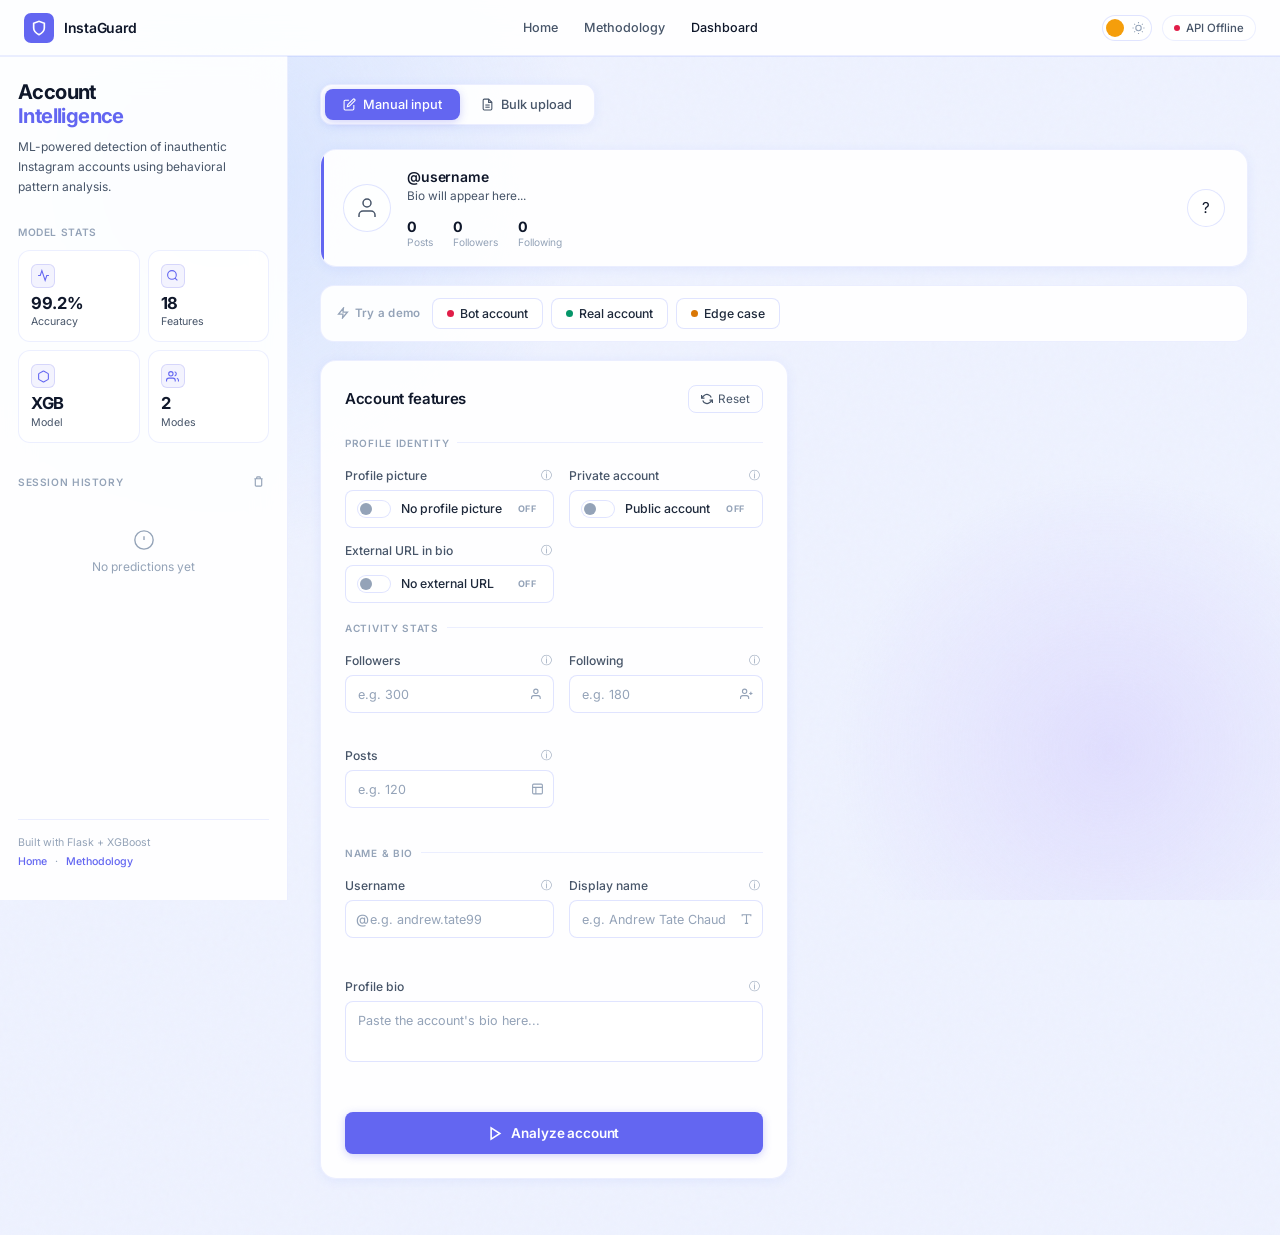
<file: frontend/index.html>
<!-- index.html -->
<!DOCTYPE html>
<html lang="en">
<head>
  <meta charset="UTF-8" />
  <meta name="viewport" content="width=device-width, initial-scale=1.0" />
  <title>InstaGuard — Dashboard</title>
  <link rel="icon" href="favicon.png">
  <link rel="shortcut icon" href="favicon.png">
  <link rel="preconnect" href="https://fonts.googleapis.com">
  <link rel="preconnect" href="https://fonts.gstatic.com" crossorigin>
  <link href="https://fonts.googleapis.com/css2?family=Inter:wght@300;400;500;600;700&display=swap" rel="stylesheet">
  <link rel="stylesheet" href="style.css" />
</head>
<body>

  <!-- Ambient background (minimal — no grid/particles) -->
  <div class="ambient-bg">
    <!-- grid-overlay and noise-overlay hidden via CSS -->
    <div class="grid-overlay"></div>
    <div class="noise-overlay"></div>
    <!-- canvas hidden via CSS, script.js can still reference it safely -->
    <canvas id="particleCanvas"></canvas>
  </div>

  <!-- Top nav bar -->
  <nav class="topnav">
    <div class="topnav-brand">
      <a href="landing.html" class="nav-brand-link">
        <div class="brand-icon">
          <svg width="16" height="16" viewBox="0 0 24 24" fill="none" stroke="currentColor" stroke-width="2.5"><path d="M12 22s8-4 8-10V5l-8-3-8 3v7c0 6 8 10 8 10z"/></svg>
        </div>
        InstaGuard
      </a>
    </div>
    <div class="topnav-center-links">
      <a href="landing.html" class="topnav-link">Home</a>
      <a href="methodology.html" class="topnav-link">Methodology</a>
      <a href="index.html" class="topnav-link active">Dashboard</a>
    </div>
    <div class="topnav-links">
      <button class="theme-toggle" id="themeToggle" title="Toggle theme">
        <svg class="icon-sun" width="13" height="13" viewBox="0 0 24 24" fill="none" stroke="currentColor" stroke-width="2"><circle cx="12" cy="12" r="5"/><path d="M12 1v2M12 21v2M4.22 4.22l1.42 1.42M18.36 18.36l1.42 1.42M1 12h2M21 12h2M4.22 19.78l1.42-1.42M18.36 5.64l1.42-1.42"/></svg>
        <svg class="icon-moon" width="13" height="13" viewBox="0 0 24 24" fill="none" stroke="currentColor" stroke-width="2"><path d="M21 12.79A9 9 0 1 1 11.21 3 7 7 0 0 0 21 12.79z"/></svg>
      </button>
      <div class="status-pill">
        <span class="status-dot"></span>
        <span id="apiStatus">Connecting...</span>
      </div>
    </div>
  </nav>

  <div class="page-wrapper">

    <!-- ===== SIDEBAR ===== -->
    <aside class="sidebar">
      <div class="sidebar-inner">
        <div class="sidebar-header">
          <h1>Account<br><em>Intelligence</em></h1>
          <p class="sidebar-desc">ML-powered detection of inauthentic Instagram accounts using behavioral pattern analysis.</p>
        </div>

        <!-- Model stats -->
        <div class="model-stats-block">
          <div class="block-label">Model stats</div>
          <div class="model-stats-grid">
            <div class="mstat">
              <div class="mstat-icon"><svg width="13" height="13" viewBox="0 0 24 24" fill="none" stroke="currentColor" stroke-width="2"><polyline points="22 12 18 12 15 21 9 3 6 12 2 12"/></svg></div>
              <span class="mstat-val">99.2%</span>
              <span class="mstat-lbl">Accuracy</span>
            </div>
            <div class="mstat">
              <div class="mstat-icon"><svg width="13" height="13" viewBox="0 0 24 24" fill="none" stroke="currentColor" stroke-width="2"><circle cx="11" cy="11" r="8"/><path d="m21 21-4.35-4.35"/></svg></div>
              <span class="mstat-val">18</span>
              <span class="mstat-lbl">Features</span>
            </div>
            <div class="mstat">
              <div class="mstat-icon"><svg width="13" height="13" viewBox="0 0 24 24" fill="none" stroke="currentColor" stroke-width="2"><path d="M21 16V8a2 2 0 0 0-1-1.73l-7-4a2 2 0 0 0-2 0l-7 4A2 2 0 0 0 3 8v8a2 2 0 0 0 1 1.73l7 4a2 2 0 0 0 2 0l7-4A2 2 0 0 0 21 16z"/></svg></div>
              <span class="mstat-val">XGB</span>
              <span class="mstat-lbl">Model</span>
            </div>
            <div class="mstat">
              <div class="mstat-icon"><svg width="13" height="13" viewBox="0 0 24 24" fill="none" stroke="currentColor" stroke-width="2"><path d="M17 21v-2a4 4 0 0 0-4-4H5a4 4 0 0 0-4 4v2"/><circle cx="9" cy="7" r="4"/><path d="M23 21v-2a4 4 0 0 0-3-3.87"/><path d="M16 3.13a4 4 0 0 1 0 7.75"/></svg></div>
              <span class="mstat-val">2</span>
              <span class="mstat-lbl">Modes</span>
            </div>
          </div>
        </div>

        <!-- Session history -->
        <div class="history-block">
          <div class="block-label-row">
            <div class="block-label">Session history</div>
            <button class="clear-history-btn" id="clearHistory" title="Clear history">
              <svg width="11" height="11" viewBox="0 0 24 24" fill="none" stroke="currentColor" stroke-width="2.5"><path d="M3 6h18M19 6v14a2 2 0 0 1-2 2H7a2 2 0 0 1-2-2V6M8 6V4a2 2 0 0 1 2-2h4a2 2 0 0 1 2 2v2"/></svg>
            </button>
          </div>
          <div class="history-list" id="historyList">
            <div class="history-empty" id="historyEmptyState">
              <svg width="22" height="22" viewBox="0 0 24 24" fill="none" stroke="currentColor" stroke-width="1.5"><circle cx="12" cy="12" r="10"/><path d="M12 8v4M12 16h.01"/></svg>
              <span>No predictions yet</span>
            </div>
            <div id="historyItemsContainer"></div>
          </div>
        </div>

        <div class="sidebar-footer">
          <div class="sidebar-footer-text">Built with Flask + XGBoost</div>
          <div class="sidebar-footer-links">
            <a href="landing.html" class="sf-link">Home</a>
            <span>·</span>
            <a href="methodology.html" class="sf-link">Methodology</a>
          </div>
        </div>
      </div>
    </aside>

    <!-- ===== MAIN CONTENT ===== -->
    <main class="main-content">

      <!-- Mode tabs -->
      <div class="mode-tabs">
        <button class="tab-btn active" id="manualTab" data-mode="manual">
          <svg width="13" height="13" viewBox="0 0 24 24" fill="none" stroke="currentColor" stroke-width="2"><path d="M11 4H4a2 2 0 0 0-2 2v14a2 2 0 0 0 2 2h14a2 2 0 0 0 2-2v-7"/><path d="M18.5 2.5a2.121 2.121 0 0 1 3 3L12 15l-4 1 1-4 9.5-9.5z"/></svg>
          Manual input
        </button>
        <button class="tab-btn" id="bulkTab" data-mode="bulk">
          <svg width="13" height="13" viewBox="0 0 24 24" fill="none" stroke="currentColor" stroke-width="2"><path d="M14 2H6a2 2 0 0 0-2 2v16a2 2 0 0 0 2 2h12a2 2 0 0 0 2-2V8z"/><polyline points="14 2 14 8 20 8"/><line x1="16" y1="13" x2="8" y2="13"/><line x1="16" y1="17" x2="8" y2="17"/></svg>
          Bulk upload
        </button>
      </div>

      <!-- ===== MANUAL PANEL ===== -->
      <div class="panel-wrap" id="manualPanel">

        <!-- Profile preview card -->
        <div class="profile-preview-card" id="profilePreview">
          <div class="profile-preview-avatar" id="previewAvatar">
            <svg width="24" height="24" viewBox="0 0 24 24" fill="none" stroke="currentColor" stroke-width="1.5"><path d="M20 21v-2a4 4 0 0 0-4-4H8a4 4 0 0 0-4 4v2"/><circle cx="12" cy="7" r="4"/></svg>
          </div>
          <div class="profile-preview-info">
            <div class="profile-preview-name" id="previewName">@username</div>
            <div class="profile-preview-bio" id="previewBio">Bio will appear here...</div>
            <div class="profile-preview-stats">
              <div class="ps"><span id="previewPosts">0</span><small>Posts</small></div>
              <div class="ps"><span id="previewFollowers">0</span><small>Followers</small></div>
              <div class="ps"><span id="previewFollowing">0</span><small>Following</small></div>
            </div>
          </div>
          <div class="profile-preview-badge" id="previewBadge"><span>?</span></div>
        </div>

        <!-- Demo Presets -->
        <div class="demo-presets-bar" id="demoPresetsBar">
          <div class="demo-presets-label">
            <svg width="12" height="12" viewBox="0 0 24 24" fill="none" stroke="currentColor" stroke-width="2.5"><polygon points="13 2 3 14 12 14 11 22 21 10 12 10 13 2"/></svg>
            Try a demo
          </div>
          <div class="demo-preset-btns">
            <button class="demo-btn bot" id="presetBotBtn">
              <span class="demo-btn-dot"></span>
              Bot account
            </button>
            <button class="demo-btn real" id="presetRealBtn">
              <span class="demo-btn-dot"></span>
              Real account
            </button>
            <button class="demo-btn edge" id="presetEdgeBtn">
              <span class="demo-btn-dot"></span>
              Edge case
            </button>
          </div>
        </div>

        <!-- Username fetch bar -->
        <!-- <div class="username-fetch-bar" id="usernameFetchBar">
          <div class="ufb-label">
            <svg width="12" height="12" viewBox="0 0 24 24" fill="none" stroke="currentColor" stroke-width="2"><circle cx="11" cy="11" r="8"/><path d="m21 21-4.35-4.35"/></svg>
            AI feature estimator
          </div>
          <div class="ufb-input-wrap">
            <span class="ufb-at">@</span>
            <input type="text" id="usernameInput" placeholder="Enter any Instagram username..." class="ufb-input" maxlength="50" />
          </div>
          <button class="ufb-btn" id="fetchUsernameBtn">
            <svg width="13" height="13" viewBox="0 0 24 24" fill="none" stroke="currentColor" stroke-width="2.5"><path d="M5 3l14 9-14 9V3z"/></svg>
            Estimate features
          </button>
          <div class="ufb-hint">AI will estimate realistic feature values from the username pattern</div>
        </div> -->

        <!-- ===== INPUT FORM ===== -->
        <div class="input-card">
          <div class="input-card-header">
            <h2>Account features</h2>
            <button class="reset-btn" id="resetForm" title="Reset all fields">
              <svg width="12" height="12" viewBox="0 0 24 24" fill="none" stroke="currentColor" stroke-width="2.5"><path d="M1 4v6h6"/><path d="M23 20v-6h-6"/><path d="M20.49 9A9 9 0 0 0 5.64 5.64L1 10m22 4-4.64 4.36A9 9 0 0 1 3.51 15"/></svg>
              Reset
            </button>
          </div>

          <div class="form-grid">

            <!-- ── SECTION: Profile identity ── -->
            <div class="section-divider">Profile identity</div>

            <!-- Profile Picture -->
            <div class="field-group">
              <div class="field-label-row">
                <label>Profile picture</label>
                <div class="tooltip-wrap"><span class="tooltip-trigger">ⓘ</span><div class="tooltip-box">Does the account have a profile photo? Fake accounts very commonly have no profile picture — one of the strongest fake signals.</div></div>
              </div>
              <label class="toggle-field-wrap" for="profile_pic">
                <div class="toggle-switch">
                  <input type="checkbox" id="profile_pic" />
                  <span class="toggle-slider"></span>
                </div>
                <span class="toggle-label-text"><strong id="profile_pic_label">No profile picture</strong></span>
                <span class="toggle-state-badge" id="profile_pic_badge">OFF</span>
              </label>
            </div>

            <!-- Private Account -->
            <div class="field-group">
              <div class="field-label-row">
                <label>Private account</label>
                <div class="tooltip-wrap"><span class="tooltip-trigger">ⓘ</span><div class="tooltip-box">Is this account set to private? Private accounts with very few followers can be a suspicious signal.</div></div>
              </div>
              <label class="toggle-field-wrap" for="private">
                <div class="toggle-switch">
                  <input type="checkbox" id="private" />
                  <span class="toggle-slider"></span>
                </div>
                <span class="toggle-label-text"><strong id="private_label">Public account</strong></span>
                <span class="toggle-state-badge" id="private_badge">OFF</span>
              </label>
            </div>

            <!-- External URL -->
            <div class="field-group">
              <div class="field-label-row">
                <label>External URL in bio</label>
                <div class="tooltip-wrap"><span class="tooltip-trigger">ⓘ</span><div class="tooltip-box">Does the bio contain a website link? Real influencers and businesses usually have an external URL; bots usually don't.</div></div>
              </div>
              <label class="toggle-field-wrap" for="external_url">
                <div class="toggle-switch">
                  <input type="checkbox" id="external_url" />
                  <span class="toggle-slider"></span>
                </div>
                <span class="toggle-label-text"><strong id="external_url_label">No external URL</strong></span>
                <span class="toggle-state-badge" id="external_url_badge">OFF</span>
              </label>
            </div>

            <!-- ── SECTION: Activity stats ── -->
            <div class="section-divider">Activity stats</div>

            <!-- Followers -->
            <div class="field-group">
              <div class="field-label-row">
                <label for="followers">Followers</label>
                <div class="tooltip-wrap"><span class="tooltip-trigger">ⓘ</span><div class="tooltip-box">Number of people following this account. Fake accounts often have very few or suspiciously round numbers.</div></div>
              </div>
              <div class="field-input-wrap" id="wrap_followers">
                <input type="number" id="followers" placeholder="e.g. 300" min="0" />
                <span class="field-icon"><svg width="13" height="13" viewBox="0 0 24 24" fill="none" stroke="currentColor" stroke-width="2"><path d="M17 21v-2a4 4 0 0 0-4-4H5a4 4 0 0 0-4 4v2"/><circle cx="9" cy="7" r="4"/></svg></span>
              </div>
              <span class="field-feedback" id="fb_followers"></span>
            </div>

            <!-- Following -->
            <div class="field-group">
              <div class="field-label-row">
                <label for="following">Following</label>
                <div class="tooltip-wrap"><span class="tooltip-trigger">ⓘ</span><div class="tooltip-box">Number of accounts this user follows. A very high following count with few followers is a red flag.</div></div>
              </div>
              <div class="field-input-wrap" id="wrap_following">
                <input type="number" id="following" placeholder="e.g. 180" min="0" />
                <span class="field-icon"><svg width="13" height="13" viewBox="0 0 24 24" fill="none" stroke="currentColor" stroke-width="2"><path d="M16 21v-2a4 4 0 0 0-4-4H5a4 4 0 0 0-4 4v2"/><circle cx="8.5" cy="7" r="4"/><line x1="20" y1="8" x2="20" y2="14"/><line x1="23" y1="11" x2="17" y2="11"/></svg></span>
              </div>
              <span class="field-feedback" id="fb_following"></span>
            </div>

            <!-- Posts -->
            <div class="field-group">
              <div class="field-label-row">
                <label for="posts">Posts</label>
                <div class="tooltip-wrap"><span class="tooltip-trigger">ⓘ</span><div class="tooltip-box">Total number of posts. Fake accounts typically have 0 or very few posts.</div></div>
              </div>
              <div class="field-input-wrap" id="wrap_posts">
                <input type="number" id="posts" placeholder="e.g. 120" min="0" />
                <span class="field-icon"><svg width="13" height="13" viewBox="0 0 24 24" fill="none" stroke="currentColor" stroke-width="2"><rect x="3" y="3" width="18" height="18" rx="2"/><path d="M3 9h18M9 21V9"/></svg></span>
              </div>
              <span class="field-feedback" id="fb_posts"></span>
            </div>

            <!-- ── SECTION: Name & bio ── -->
            <div class="section-divider">Name &amp; bio</div>

            <!-- Username — computes numeric ratio automatically -->
            <div class="field-group">
              <div class="field-label-row">
                <label for="username_text">Username</label>
                <div class="tooltip-wrap"><span class="tooltip-trigger">ⓘ</span><div class="tooltip-box">The account's @username handle. The numeric ratio is computed automatically — bots often have heavily numeric usernames like "user48392".</div></div>
              </div>
              <div class="field-input-wrap" id="wrap_username_text">
                <span class="field-prefix">@</span>
                <input type="text" id="username_text" placeholder="e.g. andrew.tate99" maxlength="50" autocomplete="off" />
              </div>
              <div class="field-live-hint" id="hint_username"></div>
            </div>

            <!-- Display name — computes word count + numeric ratio automatically -->
            <div class="field-group">
              <div class="field-label-row">
                <label for="fullname_text">Display name</label>
                <div class="tooltip-wrap"><span class="tooltip-trigger">ⓘ</span><div class="tooltip-box">The full display name shown on the profile. Word count and numeric ratio are computed automatically. Name matching the username is also detected.</div></div>
              </div>
              <div class="field-input-wrap" id="wrap_fullname_text">
                <input type="text" id="fullname_text" placeholder="e.g. Andrew Tate Chaudhary" maxlength="100" autocomplete="off" />
                <span class="field-icon"><svg width="13" height="13" viewBox="0 0 24 24" fill="none" stroke="currentColor" stroke-width="2"><path d="M4 7V4h16v3"/><path d="M9 20h6"/><path d="M12 4v16"/></svg></span>
              </div>
              <div class="field-live-hint" id="hint_fullname"></div>
            </div>

            <!-- Bio — computes character length automatically -->
            <div class="field-group field-group-wide">
              <div class="field-label-row">
                <label for="bio_text">Profile bio</label>
                <div class="tooltip-wrap"><span class="tooltip-trigger">ⓘ</span><div class="tooltip-box">Paste the account's bio here. Character length is computed automatically. Real accounts often have meaningful bios; fake ones are usually empty.</div></div>
              </div>
              <div class="field-input-wrap field-input-wrap-textarea" id="wrap_bio_text">
                <textarea id="bio_text" placeholder="Paste the account's bio here..." maxlength="150" rows="2"></textarea>
              </div>
              <div class="field-live-hint" id="hint_bio"></div>
            </div>

          </div><!-- /form-grid -->

          <button class="predict-btn" id="predictManualBtn">
            <span class="predict-btn-inner">
              <svg width="15" height="15" viewBox="0 0 24 24" fill="none" stroke="currentColor" stroke-width="2.5"><path d="M5 3l14 9-14 9V3z"/></svg>
              Analyze account
            </span>
          </button>
        </div>

        <!-- Result area -->
        <div id="manualResultArea">
          <div class="skeleton-card hidden" id="manualSkeleton">
            <div class="sk-line sk-title"></div>
            <div class="sk-line sk-sub"></div>
            <div class="sk-bar"></div>
            <div class="sk-line sk-thin"></div>
          </div>

          <!-- Slow load warning card — manual -->
          <div class="slow-load-card hidden" id="manualSlowLoad">
            <div class="slc-icon">
              <svg width="18" height="18" viewBox="0 0 24 24" fill="none" stroke="currentColor" stroke-width="2"><circle cx="12" cy="12" r="10"/><polyline points="12 6 12 12 16 14"/></svg>
            </div>
            <div class="slc-body">
              <p class="slc-title">Taking longer than usual…</p>
              <p class="slc-desc">The server may be waking up (free tier). This usually takes 30–60 seconds. Please wait.</p>
            </div>
          </div>

          <div class="result-card hidden" id="manualResultCard">
            <div class="result-header">
              <div class="result-icon-wrap" id="resultIconWrap">
                <svg class="result-icon hidden" id="resultIconFake" width="24" height="24" viewBox="0 0 24 24" fill="none" stroke="currentColor" stroke-width="2">
                  <path d="M10.29 3.86L1.82 18a2 2 0 0 0 1.71 3h16.94a2 2 0 0 0 1.71-3L13.71 3.86a2 2 0 0 0-3.42 0z"/><line x1="12" y1="9" x2="12" y2="13"/><line x1="12" y1="17" x2="12.01" y2="17"/>
                </svg>
                <svg class="result-icon hidden" id="resultIconReal" width="24" height="24" viewBox="0 0 24 24" fill="none" stroke="currentColor" stroke-width="2">
                  <path d="M22 11.08V12a10 10 0 1 1-5.93-9.14"/><polyline points="22 4 12 14.01 9 11.01"/>
                </svg>
              </div>
              <div class="result-title-block">
                <p class="result-eyebrow">Prediction result</p>
                <h3 class="result-label-text" id="resultLabelText">—</h3>
              </div>
              <div class="result-badge" id="resultBadge">—</div>
            </div>

            <div class="gauge-section">
              <div class="gauge-wrap">
                <canvas id="gaugeCanvas" width="180" height="100"></canvas>
                <div class="gauge-center-text">
                  <span class="gauge-pct" id="gaugePct">0%</span>
                  <span class="gauge-lbl" id="gaugeLevel">—</span>
                </div>
              </div>
              <div class="gauge-legend">
                <div class="gauge-legend-item"><span class="gl-dot real"></span> Real <strong id="probReal">—</strong></div>
                <div class="gauge-legend-item"><span class="gl-dot fake"></span> Fake <strong id="probFake">—</strong></div>
              </div>
            </div>

            <!-- Feature importance -->
            <div class="feature-importance-section">
              <div class="section-label">Feature influence</div>
              <div class="feature-bars" id="featureBars"></div>
              <button class="fb-see-more-btn hidden" id="fbSeeMoreBtn">
                <span id="fbSeeMoreText">See Top 10 features</span>
                <svg width="10" height="10" viewBox="0 0 24 24" fill="none" stroke="currentColor" stroke-width="3"><polyline points="6 9 12 15 18 9"/></svg>
              </button>
            </div>

            <!-- Plain-English Explanation -->
            <div class="explanation-card" id="explanationCard">
              <div class="explanation-header">
                <div class="explanation-icon">
                  <svg width="14" height="14" viewBox="0 0 24 24" fill="none" stroke="currentColor" stroke-width="2"><circle cx="12" cy="12" r="10"/><path d="M12 16v-4M12 8h.01"/></svg>
                </div>
                <span class="explanation-title">Why this prediction?</span>
              </div>
              <p class="explanation-text" id="explanationText"></p>
              <div class="explanation-flags" id="explanationFlags"></div>
            </div>

          </div><!-- /result-card -->

          <div class="error-card hidden" id="manualError">
            <svg width="16" height="16" viewBox="0 0 24 24" fill="none" stroke="currentColor" stroke-width="2"><circle cx="12" cy="12" r="10"/><line x1="12" y1="8" x2="12" y2="12"/><line x1="12" y1="16" x2="12.01" y2="16"/></svg>
            <span id="manualErrorText"></span>
          </div>
        </div>

      </div><!-- /manualPanel -->

      <!-- ===== BULK PANEL ===== -->
      <div class="panel-wrap hidden" id="bulkPanel">
        <div class="upload-card">
          <div class="upload-zone" id="uploadZone">
            <input type="file" id="fileInput" accept=".csv,.json" />
            <div class="upload-zone-inner" id="uploadZoneInner">
              <div class="upload-icon-wrap">
                <svg width="28" height="28" viewBox="0 0 24 24" fill="none" stroke="currentColor" stroke-width="1.5"><path d="M21 15v4a2 2 0 0 1-2 2H5a2 2 0 0 1-2-2v-4"/><polyline points="17 8 12 3 7 8"/><line x1="12" y1="3" x2="12" y2="15"/></svg>
              </div>
              <p class="upload-title">Drop your file here</p>
              <p class="upload-sub">or <span class="upload-browse">browse</span> to upload</p>
              <p class="upload-formats">CSV or JSON · Max 10MB · Use 11-feature format</p>
            </div>
            <div class="upload-file-selected hidden" id="fileSelectedInfo">
              <svg width="16" height="16" viewBox="0 0 24 24" fill="none" stroke="currentColor" stroke-width="2"><path d="M14 2H6a2 2 0 0 0-2 2v16a2 2 0 0 0 2 2h12a2 2 0 0 0 2-2V8z"/><polyline points="14 2 14 8 20 8"/></svg>
              <span id="selectedFileName">No file</span>
              <button class="remove-file-btn" id="removeFileBtn">✕</button>
            </div>
          </div>

          <!-- CSV column reference -->
            <div class="csv-hint-box">
              <strong class="csv-hint-label">Expected CSV columns (11 base features):</strong><br>
              profile pic, nums/length username, fullname words, nums/length fullname, name==username, description length, external URL, private, #posts, #followers, #follows<br>
              <span class="csv-hint-note">Engineered features are computed automatically by the backend.</span>
            </div>

          <button class="predict-btn" id="predictBulkBtn">
            <span class="predict-btn-inner">
              <svg width="15" height="15" viewBox="0 0 24 24" fill="none" stroke="currentColor" stroke-width="2.5"><path d="M21 15v4a2 2 0 0 1-2 2H5a2 2 0 0 1-2-2v-4"/><polyline points="17 8 12 3 7 8"/><line x1="12" y1="3" x2="12" y2="15"/></svg>
              Upload &amp; analyze
            </span>
          </button>
        </div>

        <div class="skeleton-card hidden" id="bulkSkeleton">
          <div class="sk-line sk-title"></div>
          <div class="sk-grid"><div class="sk-stat-box"></div><div class="sk-stat-box"></div><div class="sk-stat-box"></div></div>
          <div class="sk-line sk-sub"></div>
          <div class="sk-line sk-sub sk-sub--narrow"></div>
        </div>

        <!-- Slow load warning card — bulk -->
        <div class="slow-load-card hidden" id="bulkSlowLoad">
          <div class="slc-icon">
            <svg width="18" height="18" viewBox="0 0 24 24" fill="none" stroke="currentColor" stroke-width="2"><circle cx="12" cy="12" r="10"/><polyline points="12 6 12 12 16 14"/></svg>
          </div>
          <div class="slc-body">
            <p class="slc-title">Taking longer than usual…</p>
            <p class="slc-desc">The server may be waking up (free tier). This usually takes 30–60 seconds. Please wait.</p>
          </div>
        </div>

        <div class="bulk-result-wrap hidden" id="bulkResults">
          <div class="bulk-summary-top">
            <div class="bulk-summary-strip">
              <div class="bss-item total"><span class="bss-val" id="bssTotal">0</span><span class="bss-lbl">Total</span></div>
              <div class="bss-divider"></div>
              <div class="bss-item real"><span class="bss-val" id="bssReal">0</span><span class="bss-lbl">Real</span></div>
              <div class="bss-divider"></div>
              <div class="bss-item fake"><span class="bss-val" id="bssFake">0</span><span class="bss-lbl">Fake</span></div>
              <div class="bss-divider"></div>
              <div class="bss-item conf"><span class="bss-val" id="bssConf">—</span><span class="bss-lbl">Avg confidence</span></div>
              <button class="export-btn" id="exportBtn">
                <svg width="13" height="13" viewBox="0 0 24 24" fill="none" stroke="currentColor" stroke-width="2.5"><path d="M21 15v4a2 2 0 0 1-2 2H5a2 2 0 0 1-2-2v-4"/><polyline points="7 10 12 15 17 10"/><line x1="12" y1="15" x2="12" y2="3"/></svg>
                Export CSV
              </button>
            </div>
            <div class="bulk-doughnut-wrap">
              <div class="bulk-doughnut" id="bulkDoughnut">
                <div class="doughnut-center">
                  <span class="doughnut-pct" id="doughnutPct">0%</span>
                  <span class="doughnut-sub">Real</span>
                </div>
              </div>
              <div class="doughnut-legend">
                <div class="dl-item"><span class="dl-dot real"></span><span class="dl-label">Real</span><strong class="dl-val" id="dlReal">0</strong></div>
                <div class="dl-item"><span class="dl-dot fake"></span><span class="dl-label">Fake</span><strong class="dl-val" id="dlFake">0</strong></div>
              </div>
            </div>
          </div>
          <div class="split-bar-wrap">
            <div class="split-bar"><div class="split-real" id="splitReal"></div><div class="split-fake" id="splitFake"></div></div>
            <div class="split-legend">
              <span><span class="sl-dot real"></span> Real accounts</span>
              <span><span class="sl-dot fake"></span> Fake accounts</span>
            </div>
          </div>
          <div class="table-header-row">
            <h3>Predictions</h3>
            <div class="table-filter">
              <button class="filter-btn active" data-filter="all">All</button>
              <button class="filter-btn" data-filter="real">Real</button>
              <button class="filter-btn" data-filter="fake">Fake</button>
            </div>
          </div>
          <div class="table-wrap">
            <table class="predictions-table" id="predictionsTable">
              <thead><tr><th>#</th><th>Verdict</th><th>Confidence</th><th>Real %</th><th>Fake %</th><th>Level</th></tr></thead>
              <tbody id="predictionsBody"></tbody>
            </table>
          </div>
          <div class="pagination" id="pagination"></div>
        </div>

        <div class="error-card hidden" id="bulkError">
          <svg width="16" height="16" viewBox="0 0 24 24" fill="none" stroke="currentColor" stroke-width="2"><circle cx="12" cy="12" r="10"/><line x1="12" y1="8" x2="12" y2="12"/><line x1="12" y1="16" x2="12.01" y2="16"/></svg>
          <span id="bulkErrorText"></span>
        </div>
      </div>

    </main>
  </div>

  <!-- HTML Templates for dynamic rendering -->
  <template id="tpl-feature-bar-row">
    <div class="feature-bar-row">
      <span class="fb-name"></span>
      <div class="fb-track"><div class="fb-fill"></div></div>
      <span class="fb-val"></span>
    </div>
  </template>

  <template id="tpl-exp-flag">
    <span class="exp-flag"></span>
  </template>

  <template id="tpl-history-item">
    <div class="history-item" title="Click to replay this prediction">
      <span class="hi-dot"></span>
      <span class="hi-label"></span>
      <span class="hi-conf"></span>
      <span class="hi-replay">↩</span>
    </div>
  </template>

  <template id="tpl-prediction-row">
    <tr>
      <td class="pr-idx" style="color:var(--muted2)"></td>
      <td><span class="verdict-pill"></span></td>
      <td>
        <span class="confidence-mini-bar">
          <span class="confidence-mini-fill"></span>
        </span><span class="pr-pct"></span>
      </td>
      <td class="pr-real"></td>
      <td class="pr-fake"></td>
      <td><span class="level-tag"></span></td>
    </tr>
  </template>

  <template id="tpl-pagination-btn">
    <button class="page-btn"></button>
  </template>

  <script src="script.js"></script>
</body>
</html>
</file>
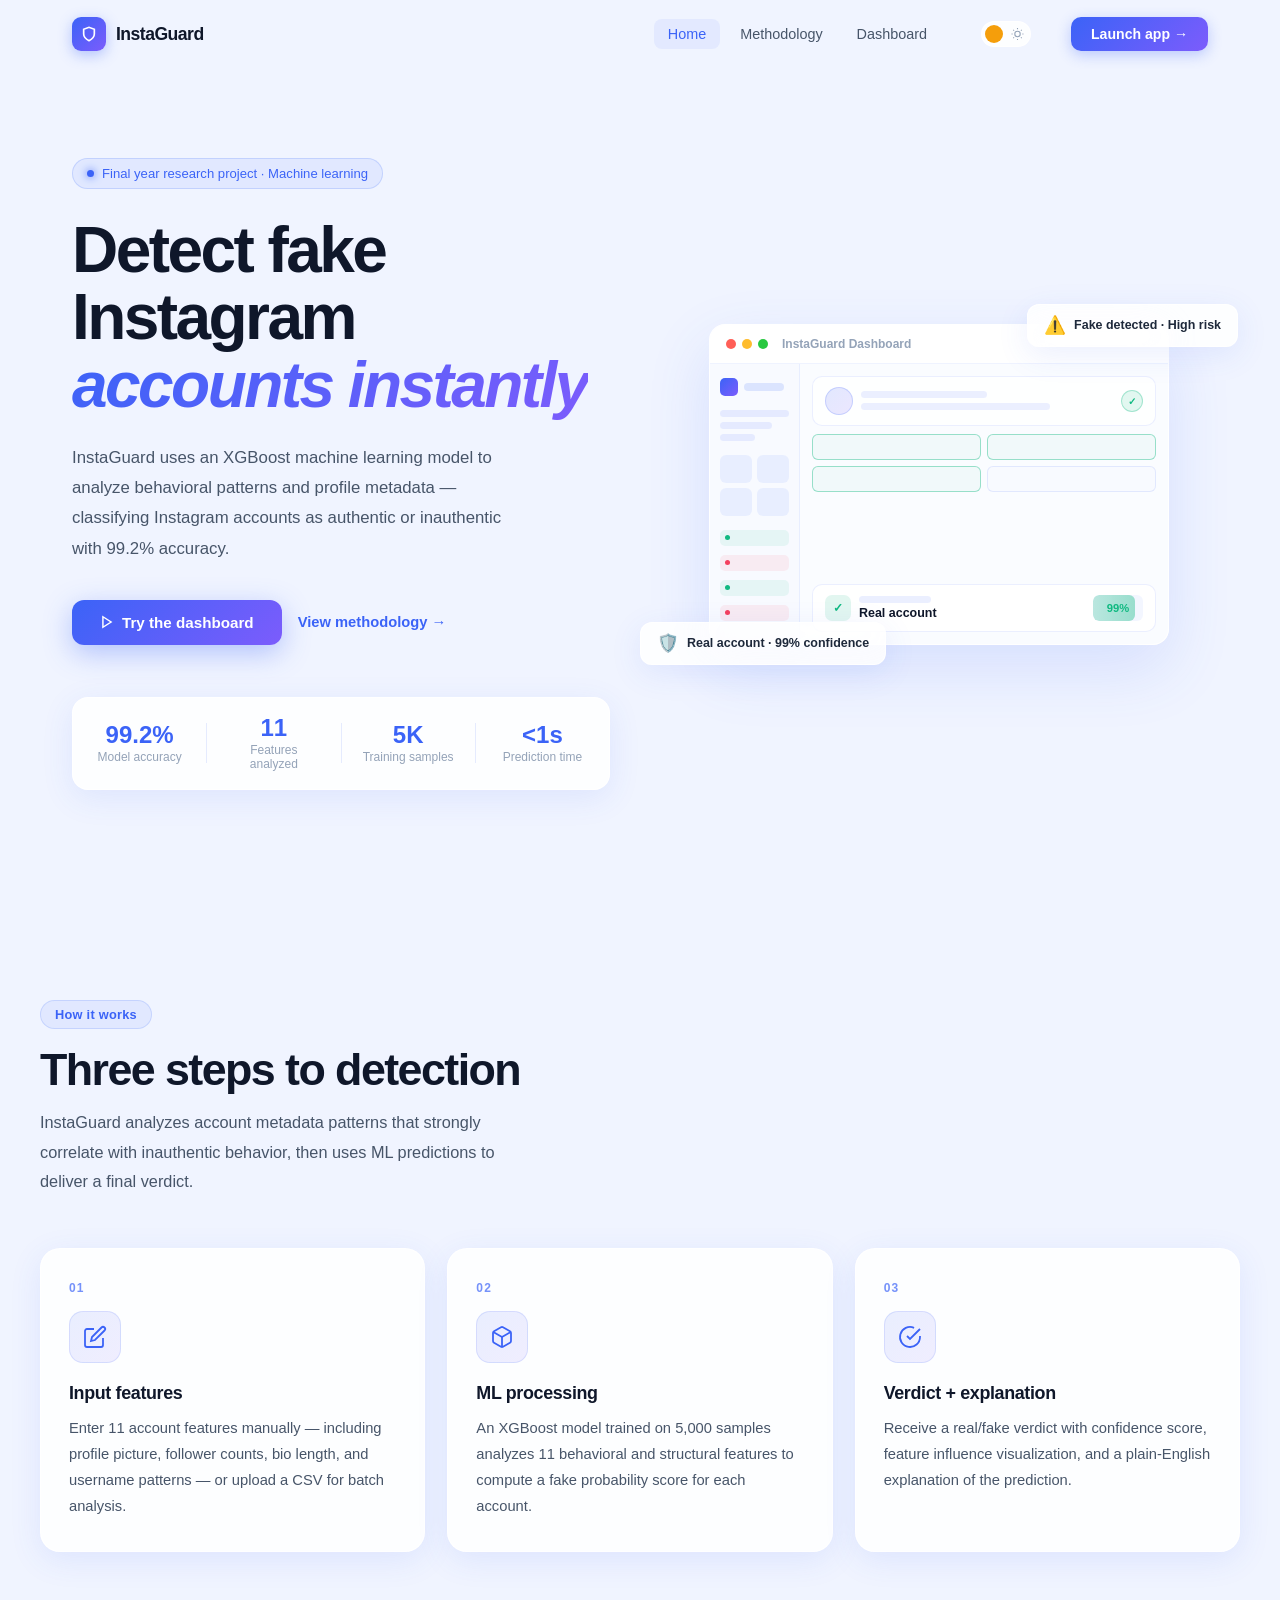
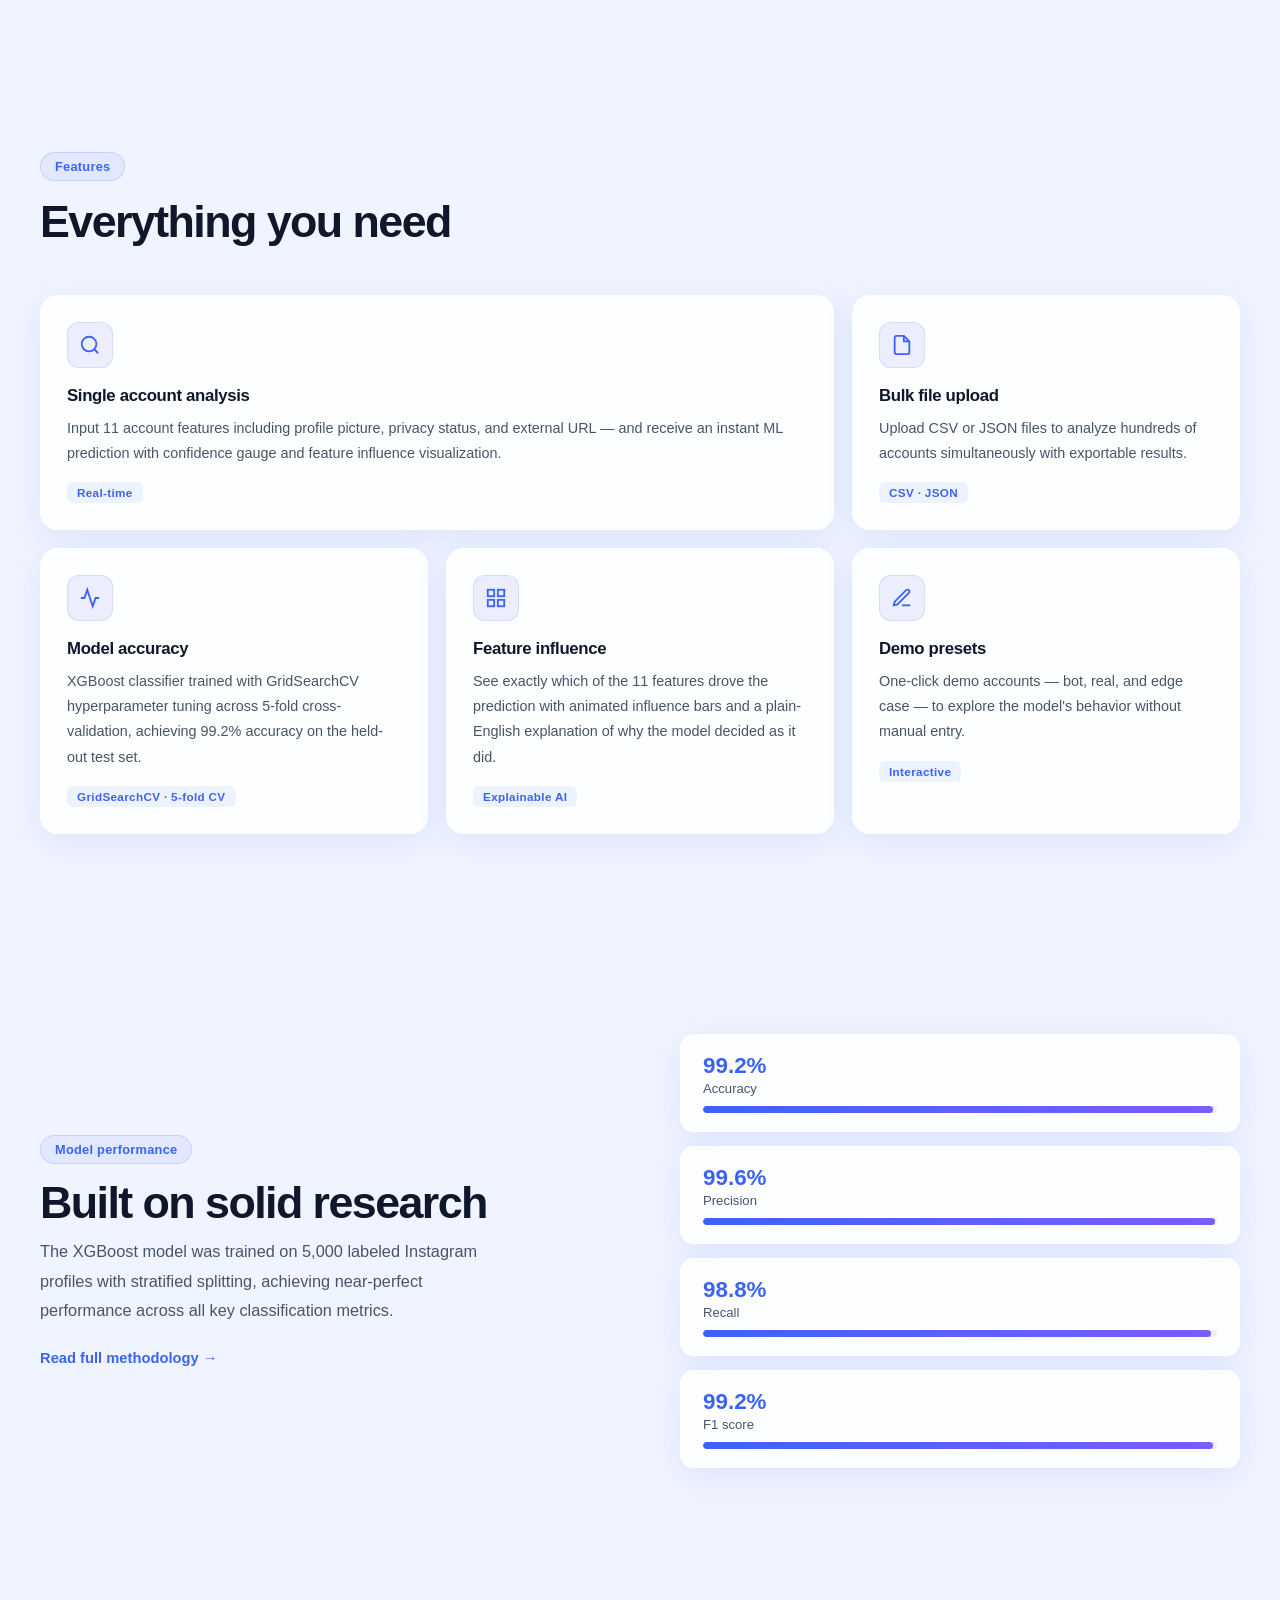
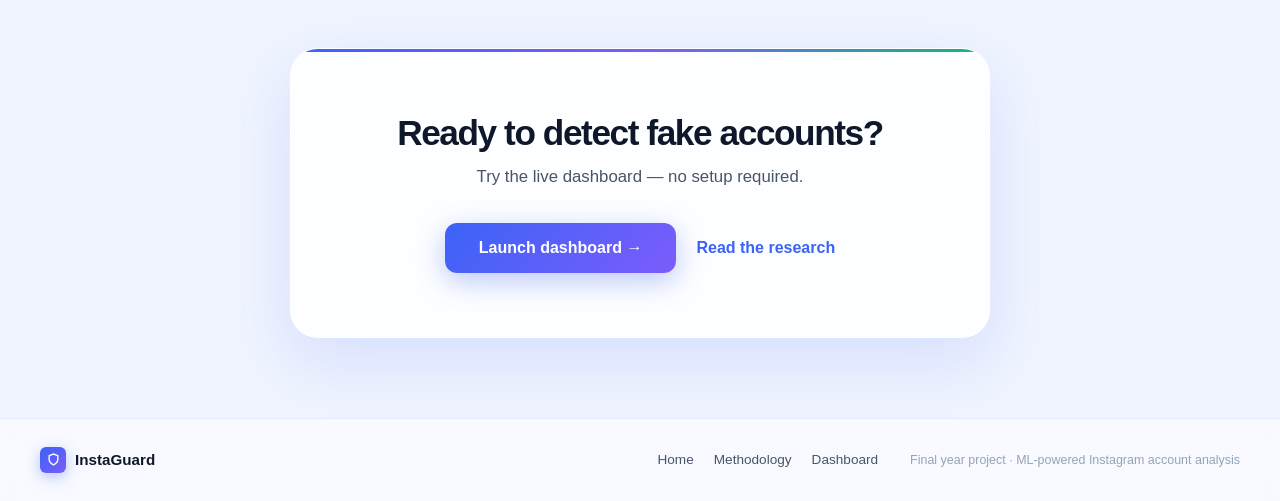
<file: frontend/landing.html>
<!-- landing.html -->
<!DOCTYPE html>
<html lang="en">
<head>
  <meta charset="UTF-8"/>
  <meta name="viewport" content="width=device-width, initial-scale=1.0"/>
  <title>InstaGuard — Home</title>
  <link rel="icon" href="favicon.png">
  <link rel="shortcut icon" href="favicon.png">
  <link rel="preconnect" href="https://fonts.googleapis.com">
  <link rel="preconnect" href="https://fonts.gstatic.com" crossorigin>
  <link href="https://fonts.googleapis.com/css2?family=Inter:wght@300;400;500;600;700&display=swap" rel="stylesheet">
  <link rel="stylesheet" href="landing.css"/>
</head>
<body>

  <!-- <div class="mesh-bg">
    <div class="mesh-orb orb-1"></div>
    <div class="mesh-orb orb-2"></div>
    <div class="mesh-orb orb-3"></div>
    <div class="mesh-orb orb-4"></div>
    <div class="grain"></div>
  </div> -->

  <!-- Nav -->
  <nav class="nav" id="nav">
    <div class="nav-inner">
      <a href="landing.html" class="nav-brand">
        <div class="brand-icon">
          <svg width="16" height="16" viewBox="0 0 24 24" fill="none" stroke="currentColor" stroke-width="2.5"><path d="M12 22s8-4 8-10V5l-8-3-8 3v7c0 6 8 10 8 10z"/></svg>
        </div>
        InstaGuard
      </a>
      <div class="nav-links">
        <a href="landing.html" class="nav-link active">Home</a>
        <a href="methodology.html" class="nav-link">Methodology</a>
        <a href="index.html" class="nav-link">Dashboard</a>
      </div>
      <button class="theme-toggle" id="themeToggle" title="Toggle theme">
        <svg class="icon-sun" width="13" height="13" viewBox="0 0 24 24" fill="none" stroke="currentColor" stroke-width="2"><circle cx="12" cy="12" r="5"/><path d="M12 1v2M12 21v2M4.22 4.22l1.42 1.42M18.36 18.36l1.42 1.42M1 12h2M21 12h2M4.22 19.78l1.42-1.42M18.36 5.64l1.42-1.42"/></svg>
        <svg class="icon-moon" width="13" height="13" viewBox="0 0 24 24" fill="none" stroke="currentColor" stroke-width="2"><path d="M21 12.79A9 9 0 1 1 11.21 3 7 7 0 0 0 21 12.79z"/></svg>
      </button>
      <a href="index.html" class="nav-cta">Launch app →</a>
    </div>
  </nav>

  <!-- Hero -->
  <section class="hero">
    <div class="hero-inner">
      <div class="hero-eyebrow">
        <span class="eyebrow-dot"></span>
        Final year research project · Machine learning
      </div>
      <h1 class="hero-title">
        Detect fake Instagram<br>
        <em>accounts instantly</em>
      </h1>
      <p class="hero-desc">
        InstaGuard uses an XGBoost machine learning model to analyze behavioral patterns
        and profile metadata — classifying Instagram accounts as authentic or inauthentic
        with 99.2% accuracy.
      </p>
      <div class="hero-actions">
        <a href="index.html" class="btn-primary">
          <svg width="14" height="14" viewBox="0 0 24 24" fill="none" stroke="currentColor" stroke-width="2.5"><path d="M5 3l14 9-14 9V3z"/></svg>
          Try the dashboard
        </a>
        <a href="methodology.html" class="btn-ghost">View methodology →</a>
      </div>

      <!-- Stats strip -->
      <div class="hero-stats">
        <div class="hstat">
          <span class="hstat-val">99.2%</span>
          <span class="hstat-lbl">Model accuracy</span>
        </div>
        <div class="hstat-div"></div>
        <div class="hstat">
          <span class="hstat-val">11</span>
          <span class="hstat-lbl">Features analyzed</span>
        </div>
        <div class="hstat-div"></div>
        <div class="hstat">
          <span class="hstat-val">5K</span>
          <span class="hstat-lbl">Training samples</span>
        </div>
        <div class="hstat-div"></div>
        <div class="hstat">
          <span class="hstat-val">&lt;1s</span>
          <span class="hstat-lbl">Prediction time</span>
        </div>
      </div>
    </div>

    <!-- Floating dashboard preview -->
    <div class="hero-visual">
      <div class="dashboard-preview">
        <div class="dp-bar">
          <span class="dp-dot red"></span>
          <span class="dp-dot yellow"></span>
          <span class="dp-dot green"></span>
          <span class="dp-title">InstaGuard Dashboard</span>
        </div>
        <div class="dp-body">
          <div class="dp-sidebar">
            <div class="dp-logo-row">
              <div class="dp-logo-icon"></div>
              <div class="dp-logo-text"></div>
            </div>
            <div class="dp-sk-block">
              <div class="dp-sk long"></div>
              <div class="dp-sk med"></div>
              <div class="dp-sk short"></div>
            </div>
            <div class="dp-sk-block">
              <div class="dp-sk-grid">
                <div class="dp-sk-box"></div>
                <div class="dp-sk-box"></div>
                <div class="dp-sk-box"></div>
                <div class="dp-sk-box"></div>
              </div>
            </div>
            <div class="dp-sk-block">
              <div class="dp-history-item real"></div>
              <div class="dp-history-item fake"></div>
              <div class="dp-history-item real"></div>
              <div class="dp-history-item fake"></div>
            </div>
          </div>
          <div class="dp-main">
            <div class="dp-profile-card">
              <div class="dp-avatar"></div>
              <div class="dp-profile-info">
                <div class="dp-sk short" style="margin-bottom:5px"></div>
                <div class="dp-sk med"></div>
              </div>
              <div class="dp-badge real-badge">✓</div>
            </div>
            <div class="dp-form-area">
              <div class="dp-input-row">
                <div class="dp-input valid"></div>
                <div class="dp-input valid"></div>
              </div>
              <div class="dp-input-row">
                <div class="dp-input valid"></div>
                <div class="dp-input"></div>
              </div>
            </div>
            <div class="dp-result-mini">
              <div class="dp-result-icon real-icon">✓</div>
              <div>
                <div class="dp-sk short" style="margin-bottom:3px;width:72px"></div>
                <div class="dp-result-label">Real account</div>
              </div>
              <div class="dp-gauge-mini">
                <div class="dp-gauge-fill"></div>
                <span class="dp-gauge-pct">99%</span>
              </div>
            </div>
          </div>
        </div>
      </div>
      <!-- Floating badges -->
      <div class="float-badge badge-1">
        <span class="fb-icon">🛡️</span>
        <span>Real account · 99% confidence</span>
      </div>
      <div class="float-badge badge-2">
        <span class="fb-icon">⚠️</span>
        <span>Fake detected · High risk</span>
      </div>
    </div>
  </section>

  <!-- How it works -->
  <section class="section how-section">
    <div class="section-inner">
      <div class="section-label-row">
        <span class="section-chip">How it works</span>
      </div>
      <h2 class="section-title">Three steps to detection</h2>
      <p class="section-sub">InstaGuard analyzes account metadata patterns that strongly correlate with inauthentic behavior, then uses ML predictions to deliver a final verdict.</p>

      <div class="steps-grid">
        <div class="step-card">
          <div class="step-num">01</div>
          <div class="step-icon">
            <svg width="24" height="24" viewBox="0 0 24 24" fill="none" stroke="currentColor" stroke-width="1.8"><path d="M11 4H4a2 2 0 0 0-2 2v14a2 2 0 0 0 2 2h14a2 2 0 0 0 2-2v-7"/><path d="M18.5 2.5a2.121 2.121 0 0 1 3 3L12 15l-4 1 1-4 9.5-9.5z"/></svg>
          </div>
          <h3>Input features</h3>
          <p>Enter 11 account features manually — including profile picture, follower counts, bio length, and username patterns — or upload a CSV for batch analysis.</p>
        </div>
        <div class="step-card">
          <div class="step-num">02</div>
          <div class="step-icon">
            <svg width="24" height="24" viewBox="0 0 24 24" fill="none" stroke="currentColor" stroke-width="1.8"><path d="M21 16V8a2 2 0 0 0-1-1.73l-7-4a2 2 0 0 0-2 0l-7 4A2 2 0 0 0 3 8v8a2 2 0 0 0 1 1.73l7 4a2 2 0 0 0 2 0l7-4A2 2 0 0 0 21 16z"/><polyline points="3.27 6.96 12 12.01 20.73 6.96"/><line x1="12" y1="22.08" x2="12" y2="12"/></svg>
          </div>
          <h3>ML processing</h3>
          <p>An XGBoost model trained on 5,000 samples analyzes 11 behavioral and structural features to compute a fake probability score for each account.</p>
        </div>
        <div class="step-card">
          <div class="step-num">03</div>
          <div class="step-icon">
            <svg width="24" height="24" viewBox="0 0 24 24" fill="none" stroke="currentColor" stroke-width="1.8"><path d="M22 11.08V12a10 10 0 1 1-5.93-9.14"/><polyline points="22 4 12 14.01 9 11.01"/></svg>
          </div>
          <h3>Verdict + explanation</h3>
          <p>Receive a real/fake verdict with confidence score, feature influence visualization, and a plain-English explanation of the prediction.</p>
        </div>
      </div>
    </div>
  </section>

  <!-- Features section -->
  <section class="section features-section">
    <div class="section-inner">
      <div class="section-label-row">
        <span class="section-chip">Features</span>
      </div>
      <h2 class="section-title">Everything you need</h2>

      <div class="features-grid">
        <div class="feature-card large">
          <div class="feat-icon">
            <svg width="22" height="22" viewBox="0 0 24 24" fill="none" stroke="currentColor" stroke-width="2"><circle cx="11" cy="11" r="8"/><path d="m21 21-4.35-4.35"/></svg>
          </div>
          <h3>Single account analysis</h3>
          <p>Input 11 account features including profile picture, privacy status, and external URL — and receive an instant ML prediction with confidence gauge and feature influence visualization.</p>
          <div class="feat-tag">Real-time</div>
        </div>
        <div class="feature-card">
          <div class="feat-icon">
            <svg width="22" height="22" viewBox="0 0 24 24" fill="none" stroke="currentColor" stroke-width="2"><path d="M14 2H6a2 2 0 0 0-2 2v16a2 2 0 0 0 2 2h12a2 2 0 0 0 2-2V8z"/><polyline points="14 2 14 8 20 8"/></svg>
          </div>
          <h3>Bulk file upload</h3>
          <p>Upload CSV or JSON files to analyze hundreds of accounts simultaneously with exportable results.</p>
          <div class="feat-tag">CSV · JSON</div>
        </div>
        <div class="feature-card">
          <div class="feat-icon">
            <svg width="22" height="22" viewBox="0 0 24 24" fill="none" stroke="currentColor" stroke-width="2"><polyline points="22 12 18 12 15 21 9 3 6 12 2 12"/></svg>
          </div>
          <h3>Model accuracy</h3>
          <p>XGBoost classifier trained with GridSearchCV hyperparameter tuning across 5-fold cross-validation, achieving 99.2% accuracy on the held-out test set.</p>
          <div class="feat-tag">GridSearchCV · 5-fold CV</div>
        </div>
        <div class="feature-card">
          <div class="feat-icon">
            <svg width="22" height="22" viewBox="0 0 24 24" fill="none" stroke="currentColor" stroke-width="2"><rect x="3" y="3" width="7" height="7"/><rect x="14" y="3" width="7" height="7"/><rect x="14" y="14" width="7" height="7"/><rect x="3" y="14" width="7" height="7"/></svg>
          </div>
          <h3>Feature influence</h3>
          <p>See exactly which of the 11 features drove the prediction with animated influence bars and a plain-English explanation of why the model decided as it did.</p>
          <div class="feat-tag">Explainable AI</div>
        </div>
        <div class="feature-card">
          <div class="feat-icon">
            <svg width="22" height="22" viewBox="0 0 24 24" fill="none" stroke="currentColor" stroke-width="2"><path d="M12 20h9"/><path d="M16.5 3.5a2.121 2.121 0 0 1 3 3L7 19l-4 1 1-4L16.5 3.5z"/></svg>
          </div>
          <h3>Demo presets</h3>
          <p>One-click demo accounts — bot, real, and edge case — to explore the model's behavior without manual entry.</p>
          <div class="feat-tag">Interactive</div>
        </div>
      </div>
    </div>
  </section>

  <!-- Model accuracy section -->
  <section class="section metrics-section">
    <div class="section-inner metrics-inner">
      <div class="metrics-text">
        <span class="section-chip">Model performance</span>
        <h2 class="section-title" style="margin-top:14px">Built on solid research</h2>
        <p class="section-sub" style="margin-top:10px">
          The XGBoost model was trained on 5,000 labeled Instagram profiles with stratified
          splitting, achieving near-perfect performance across all key classification metrics.
        </p>
        <a href="methodology.html" class="btn-ghost" style="margin-top:24px;display:inline-block">
          Read full methodology →
        </a>
      </div>
      <div class="metrics-cards">
        <div class="metric-card">
          <div class="mc-val">99.2%</div>
          <div class="mc-lbl">Accuracy</div>
          <div class="mc-bar"><div class="mc-fill" style="width:99.2%"></div></div>
        </div>
        <div class="metric-card">
          <div class="mc-val">99.6%</div>
          <div class="mc-lbl">Precision</div>
          <div class="mc-bar"><div class="mc-fill" style="width:99.6%"></div></div>
        </div>
        <div class="metric-card">
          <div class="mc-val">98.8%</div>
          <div class="mc-lbl">Recall</div>
          <div class="mc-bar"><div class="mc-fill" style="width:98.8%"></div></div>
        </div>
        <div class="metric-card">
          <div class="mc-val">99.2%</div>
          <div class="mc-lbl">F1 score</div>
          <div class="mc-bar"><div class="mc-fill" style="width:99.2%"></div></div>
        </div>
      </div>
    </div>
  </section>

  <!-- CTA -->
  <section class="section cta-section">
    <div class="cta-inner">
      <h2>Ready to detect fake accounts?</h2>
      <p>Try the live dashboard — no setup required.</p>
      <div class="cta-actions">
        <a href="index.html" class="btn-primary large">Launch dashboard →</a>
        <a href="methodology.html" class="btn-ghost large">Read the research</a>
      </div>
    </div>
  </section>

  <!-- Footer -->
  <footer class="footer">
    <div class="footer-inner">
      <div class="footer-brand">
        <div class="brand-icon small">
          <svg width="13" height="13" viewBox="0 0 24 24" fill="none" stroke="currentColor" stroke-width="2.5"><path d="M12 22s8-4 8-10V5l-8-3-8 3v7c0 6 8 10 8 10z"/></svg>
        </div>
        InstaGuard
      </div>
      <div class="footer-links">
        <a href="landing.html">Home</a>
        <a href="methodology.html">Methodology</a>
        <a href="index.html">Dashboard</a>
      </div>
      <div class="footer-note">Final year project · ML-powered Instagram account analysis</div>
    </div>
  </footer>

  <script src="script.js"></script>
</body>
</html>
</file>
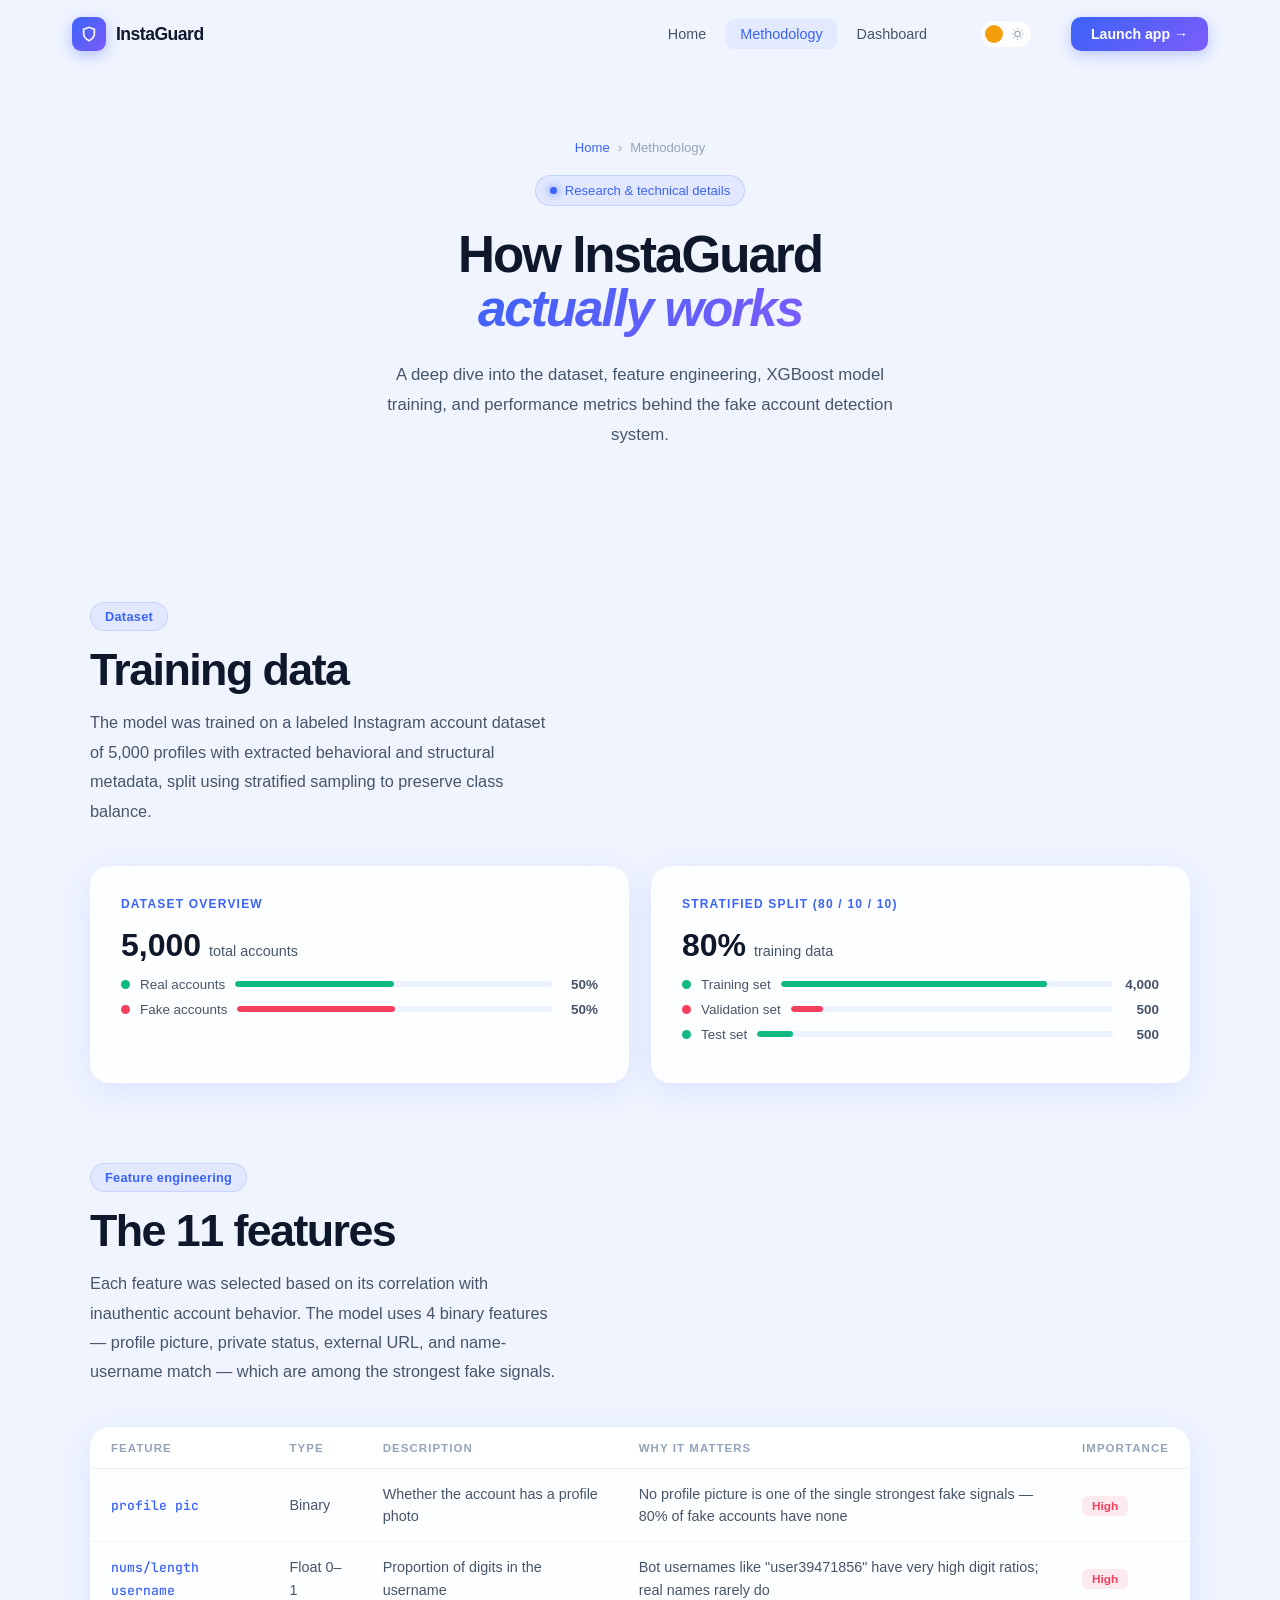
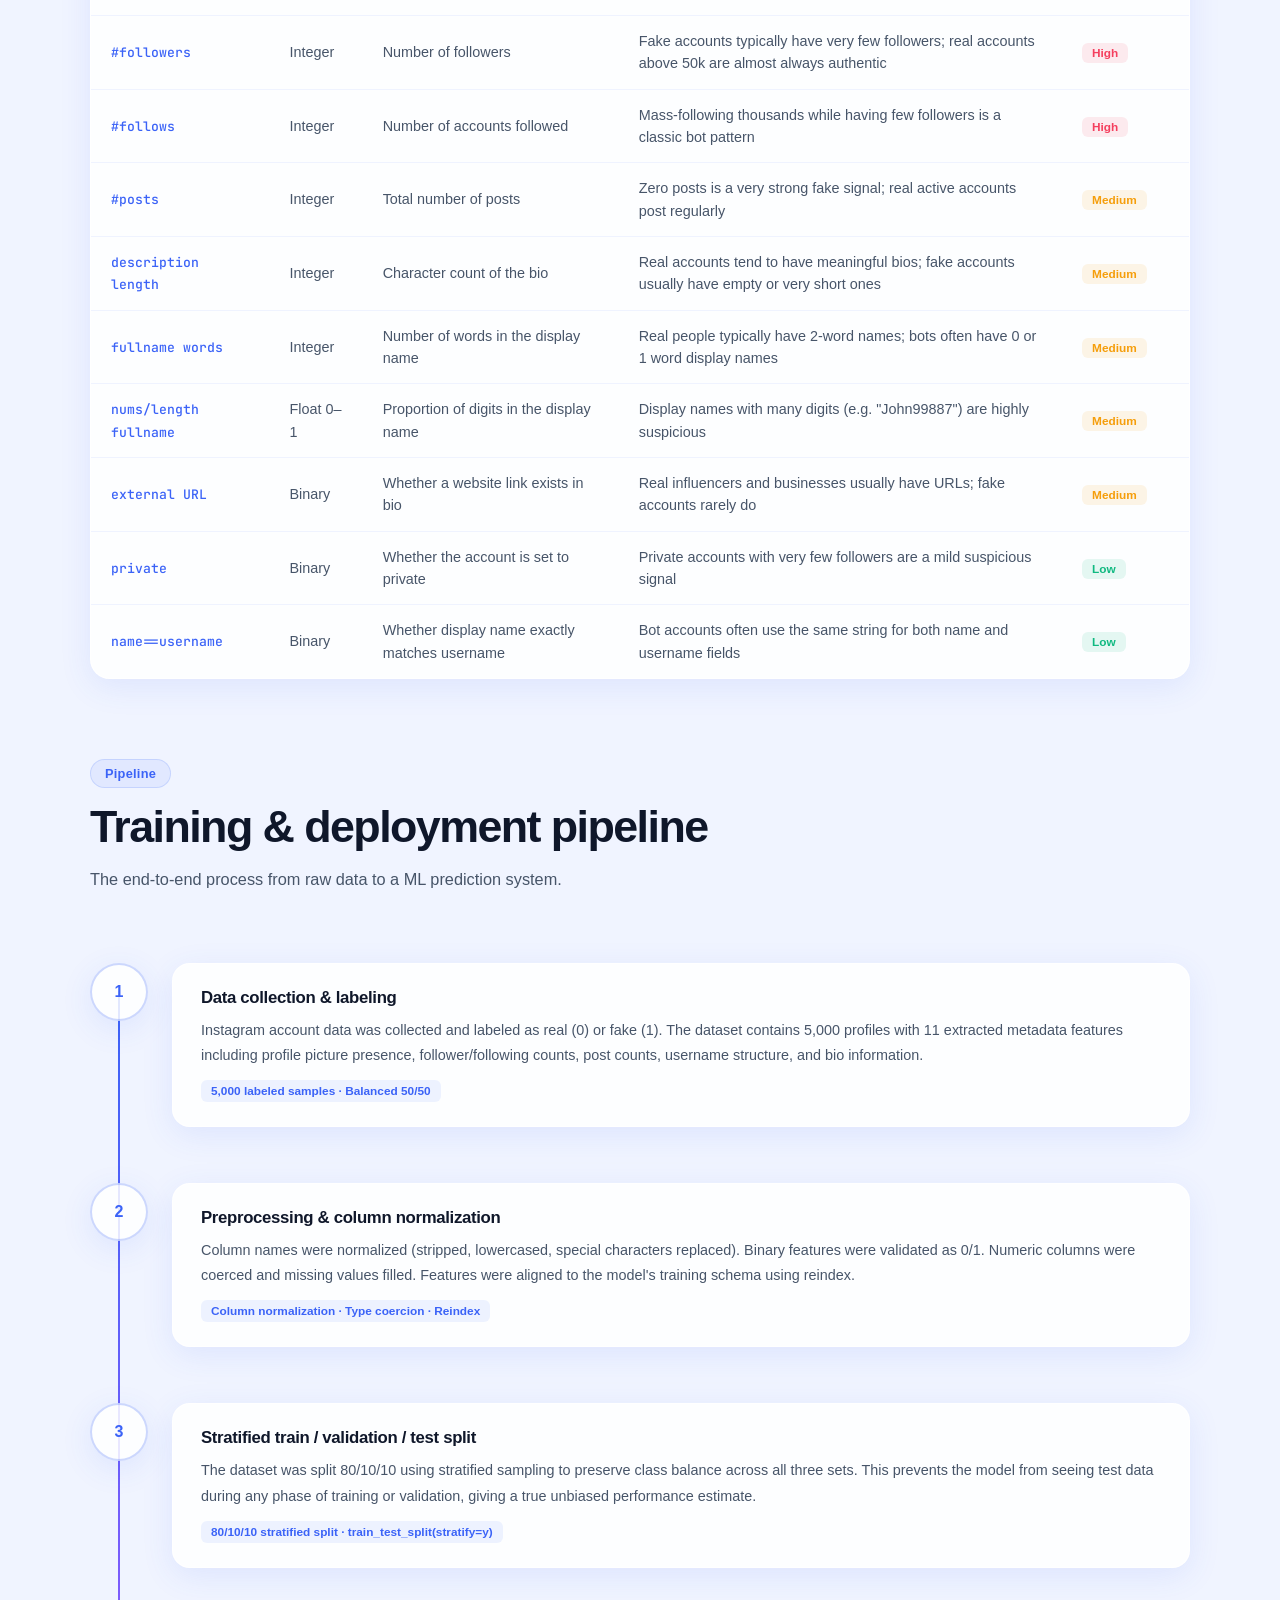
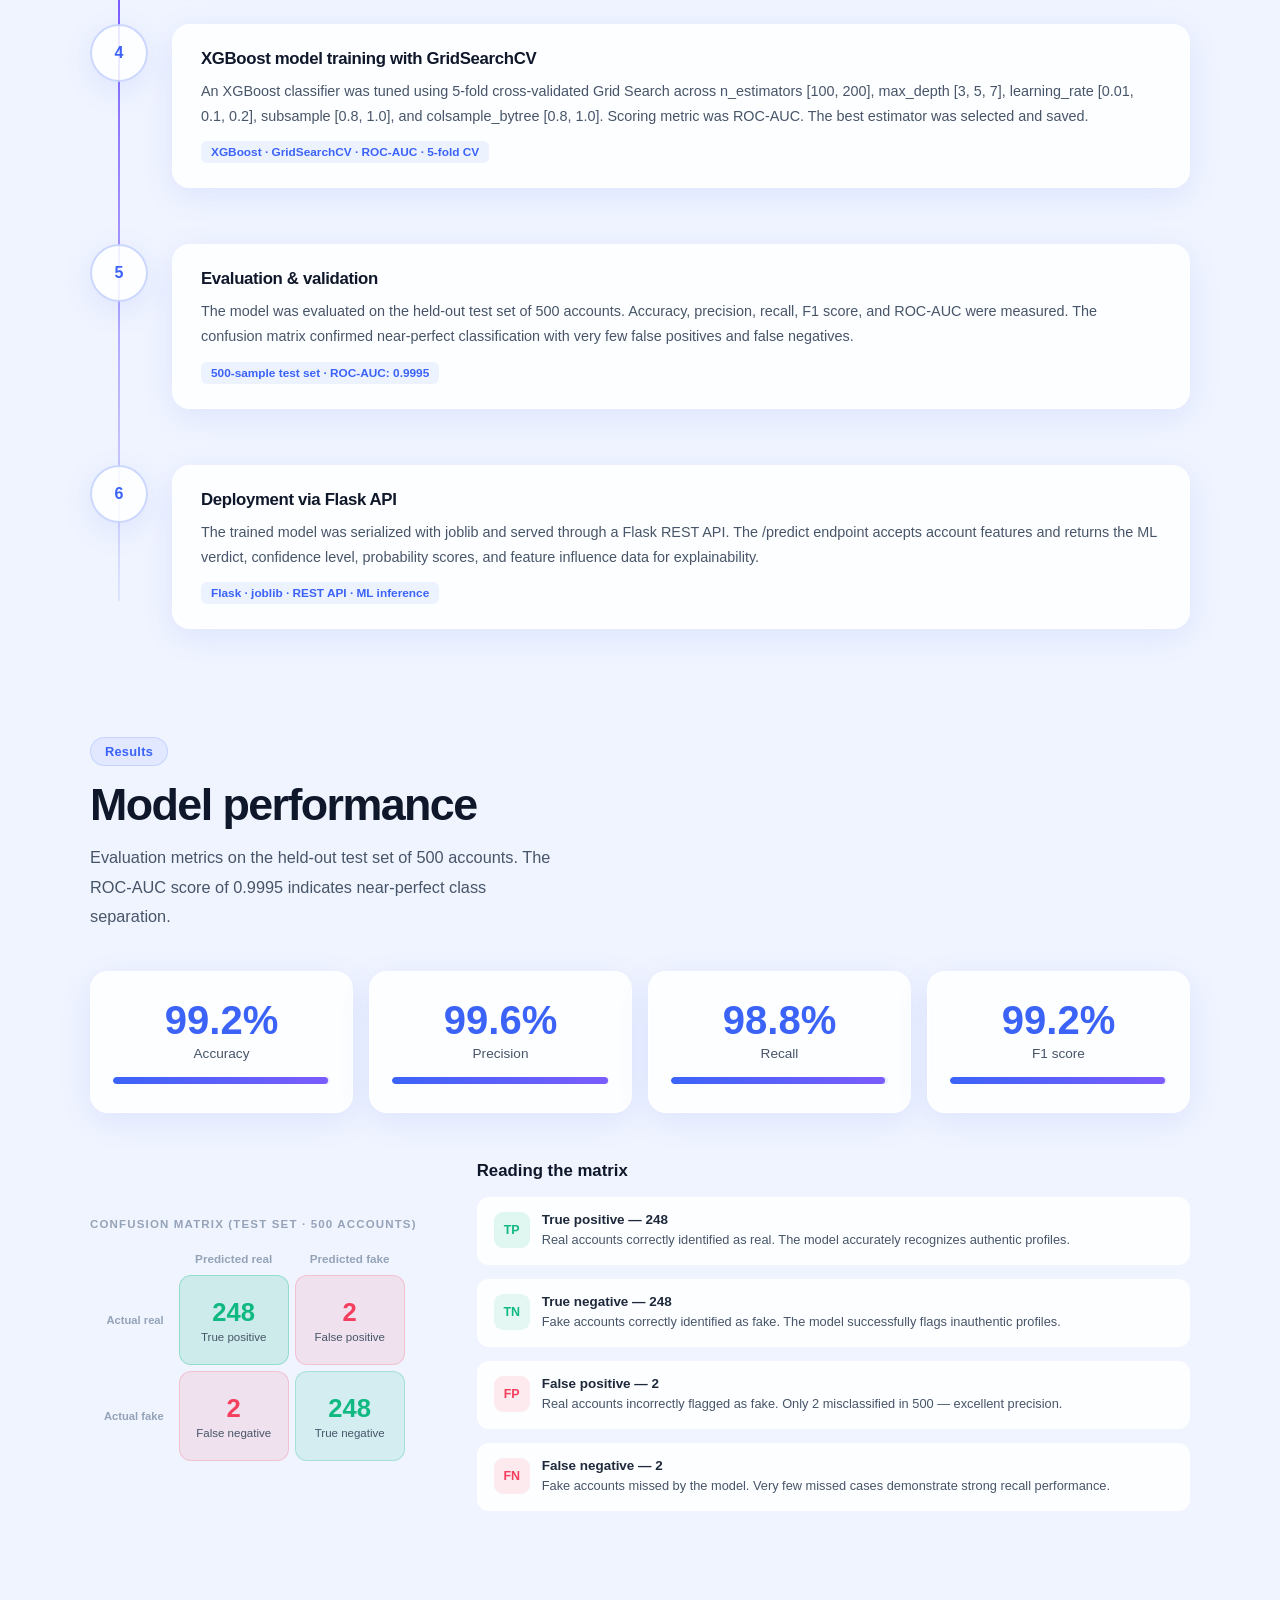
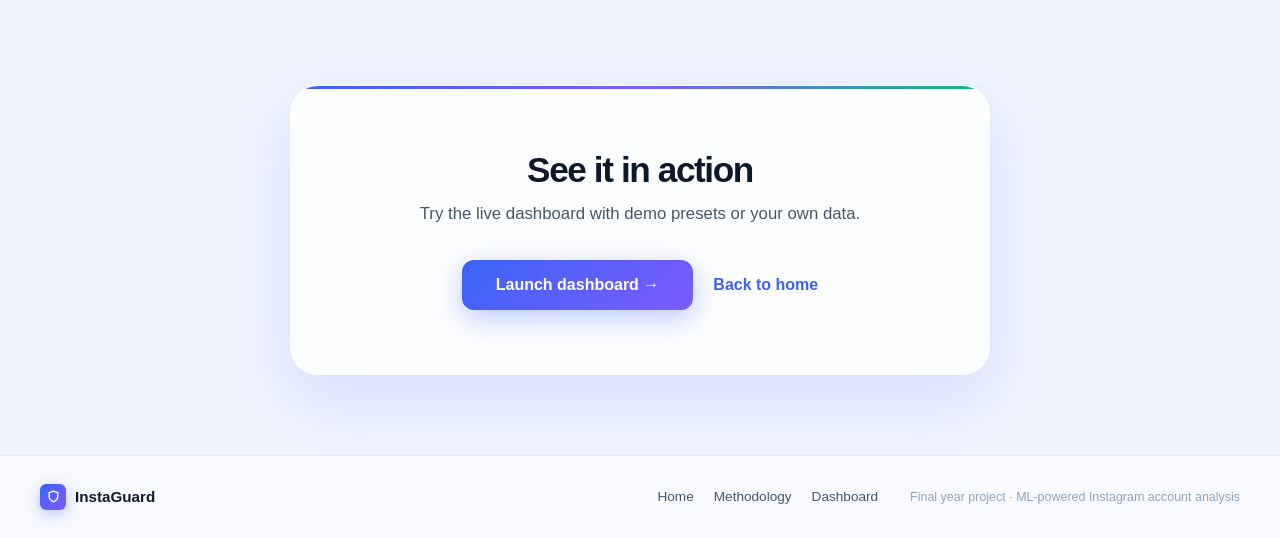
<file: frontend/methodology.html>
<!-- methodology.html -->
<!DOCTYPE html>
<html lang="en">
<head>
  <meta charset="UTF-8"/>
  <meta name="viewport" content="width=device-width, initial-scale=1.0"/>
  <title>InstaGuard — Methodology</title>
  <link rel="icon" href="favicon.png">
  <link rel="shortcut icon" href="favicon.png">
  <link rel="preconnect" href="https://fonts.googleapis.com">
  <link rel="preconnect" href="https://fonts.gstatic.com" crossorigin>
  <link href="https://fonts.googleapis.com/css2?family=Inter:wght@300;400;500;600;700&family=JetBrains+Mono:wght@400;500&display=swap" rel="stylesheet">
  <link rel="stylesheet" href="landing.css"/>
</head>
<body>

  <!-- <div class="mesh-bg">
    <div class="mesh-orb orb-1"></div>
    <div class="mesh-orb orb-2"></div>
    <div class="mesh-orb orb-3"></div>
    <div class="mesh-orb orb-4"></div>
    <div class="grain"></div>
  </div> -->

  <nav class="nav scrolled" id="nav">
    <div class="nav-inner">
      <a href="landing.html" class="nav-brand">
        <div class="brand-icon">
          <svg width="16" height="16" viewBox="0 0 24 24" fill="none" stroke="currentColor" stroke-width="2.5"><path d="M12 22s8-4 8-10V5l-8-3-8 3v7c0 6 8 10 8 10z"/></svg>
        </div>
        InstaGuard
      </a>
      <div class="nav-links">
        <a href="landing.html" class="nav-link">Home</a>
        <a href="methodology.html" class="nav-link active">Methodology</a>
        <a href="index.html" class="nav-link">Dashboard</a>
      </div>
      <button class="theme-toggle" id="themeToggle" title="Toggle theme">
        <svg class="icon-sun" width="13" height="13" viewBox="0 0 24 24" fill="none" stroke="currentColor" stroke-width="2"><circle cx="12" cy="12" r="5"/><path d="M12 1v2M12 21v2M4.22 4.22l1.42 1.42M18.36 18.36l1.42 1.42M1 12h2M21 12h2M4.22 19.78l1.42-1.42M18.36 5.64l1.42-1.42"/></svg>
        <svg class="icon-moon" width="13" height="13" viewBox="0 0 24 24" fill="none" stroke="currentColor" stroke-width="2"><path d="M21 12.79A9 9 0 1 1 11.21 3 7 7 0 0 0 21 12.79z"/></svg>
      </button>
      <a href="index.html" class="nav-cta">Launch app →</a>
    </div>
  </nav>

  <!-- Hero -->
  <div class="method-hero" style="position:relative;z-index:1">
    <div class="breadcrumb">
      <a href="landing.html">Home</a>
      <span>›</span>
      <span>Methodology</span>
    </div>
    <div class="hero-eyebrow" style="justify-content:center">
      <span class="eyebrow-dot"></span>
      Research &amp; technical details
    </div>
    <h1 class="hero-title">How InstaGuard<br><em>actually works</em></h1>
    <p class="hero-desc" style="margin-top:16px">
      A deep dive into the dataset, feature engineering, XGBoost model training, and performance
      metrics behind the fake account detection system.
    </p>
  </div>

  <!-- Dataset -->
  <section class="method-section">
    <div class="method-inner">
      <span class="section-chip">Dataset</span>
      <h2 class="section-title">Training data</h2>
      <p class="section-sub">The model was trained on a labeled Instagram account dataset of 5,000 profiles with extracted behavioral and structural metadata, split using stratified sampling to preserve class balance.</p>

      <div class="dataset-grid">
        <div class="dataset-card">
          <h4>Dataset overview</h4>
          <div class="dataset-stat">
            <span class="ds-val">5,000</span>
            <span class="ds-lbl">total accounts</span>
          </div>
          <div class="ds-breakdown">
            <div class="dsb-row">
              <span class="dsb-dot real"></span>
              Real accounts
              <div class="dsb-bar"><div class="dsb-fill real" style="width:50%"></div></div>
              <span class="dsb-pct">50%</span>
            </div>
            <div class="dsb-row">
              <span class="dsb-dot fake"></span>
              Fake accounts
              <div class="dsb-bar"><div class="dsb-fill fake" style="width:50%"></div></div>
              <span class="dsb-pct">50%</span>
            </div>
          </div>
        </div>
        <div class="dataset-card">
          <h4>Stratified split (80 / 10 / 10)</h4>
          <div class="dataset-stat">
            <span class="ds-val">80%</span>
            <span class="ds-lbl">training data</span>
          </div>
          <div class="ds-breakdown">
            <div class="dsb-row">
              <span class="dsb-dot real"></span>
              Training set
              <div class="dsb-bar"><div class="dsb-fill real" style="width:80%"></div></div>
              <span class="dsb-pct">4,000</span>
            </div>
            <div class="dsb-row">
              <span class="dsb-dot fake"></span>
              Validation set
              <div class="dsb-bar"><div class="dsb-fill fake" style="width:10%"></div></div>
              <span class="dsb-pct">500</span>
            </div>
            <div class="dsb-row">
              <span class="dsb-dot real"></span>
              Test set
              <div class="dsb-bar"><div class="dsb-fill real" style="width:10%"></div></div>
              <span class="dsb-pct">500</span>
            </div>
          </div>
        </div>
      </div>
    </div>
  </section>

  <!-- Features -->
  <section class="method-section" style="padding-top:0">
    <div class="method-inner">
      <span class="section-chip">Feature engineering</span>
      <h2 class="section-title">The 11 features</h2>
      <p class="section-sub">Each feature was selected based on its correlation with inauthentic account behavior. The model uses 4 binary features — profile picture, private status, external URL, and name-username match — which are among the strongest fake signals.</p>

      <div class="feature-table-wrap">
        <table class="feature-table">
          <thead>
            <tr>
              <th>Feature</th>
              <th>Type</th>
              <th>Description</th>
              <th>Why it matters</th>
              <th>Importance</th>
            </tr>
          </thead>
          <tbody>
            <tr>
              <td><span class="ft-name">profile pic</span></td>
              <td>Binary</td>
              <td>Whether the account has a profile photo</td>
              <td>No profile picture is one of the single strongest fake signals — 80% of fake accounts have none</td>
              <td><span class="importance-tag imp-high">High</span></td>
            </tr>
            <tr>
              <td><span class="ft-name">nums/length username</span></td>
              <td>Float 0–1</td>
              <td>Proportion of digits in the username</td>
              <td>Bot usernames like "user39471856" have very high digit ratios; real names rarely do</td>
              <td><span class="importance-tag imp-high">High</span></td>
            </tr>
            <tr>
              <td><span class="ft-name">#followers</span></td>
              <td>Integer</td>
              <td>Number of followers</td>
              <td>Fake accounts typically have very few followers; real accounts above 50k are almost always authentic</td>
              <td><span class="importance-tag imp-high">High</span></td>
            </tr>
            <tr>
              <td><span class="ft-name">#follows</span></td>
              <td>Integer</td>
              <td>Number of accounts followed</td>
              <td>Mass-following thousands while having few followers is a classic bot pattern</td>
              <td><span class="importance-tag imp-high">High</span></td>
            </tr>
            <tr>
              <td><span class="ft-name">#posts</span></td>
              <td>Integer</td>
              <td>Total number of posts</td>
              <td>Zero posts is a very strong fake signal; real active accounts post regularly</td>
              <td><span class="importance-tag imp-medium">Medium</span></td>
            </tr>
            <tr>
              <td><span class="ft-name">description length</span></td>
              <td>Integer</td>
              <td>Character count of the bio</td>
              <td>Real accounts tend to have meaningful bios; fake accounts usually have empty or very short ones</td>
              <td><span class="importance-tag imp-medium">Medium</span></td>
            </tr>
            <tr>
              <td><span class="ft-name">fullname words</span></td>
              <td>Integer</td>
              <td>Number of words in the display name</td>
              <td>Real people typically have 2-word names; bots often have 0 or 1 word display names</td>
              <td><span class="importance-tag imp-medium">Medium</span></td>
            </tr>
            <tr>
              <td><span class="ft-name">nums/length fullname</span></td>
              <td>Float 0–1</td>
              <td>Proportion of digits in the display name</td>
              <td>Display names with many digits (e.g. "John99887") are highly suspicious</td>
              <td><span class="importance-tag imp-medium">Medium</span></td>
            </tr>
            <tr>
              <td><span class="ft-name">external URL</span></td>
              <td>Binary</td>
              <td>Whether a website link exists in bio</td>
              <td>Real influencers and businesses usually have URLs; fake accounts rarely do</td>
              <td><span class="importance-tag imp-medium">Medium</span></td>
            </tr>
            <tr>
              <td><span class="ft-name">private</span></td>
              <td>Binary</td>
              <td>Whether the account is set to private</td>
              <td>Private accounts with very few followers are a mild suspicious signal</td>
              <td><span class="importance-tag imp-low">Low</span></td>
            </tr>
            <tr>
              <td><span class="ft-name">name==username</span></td>
              <td>Binary</td>
              <td>Whether display name exactly matches username</td>
              <td>Bot accounts often use the same string for both name and username fields</td>
              <td><span class="importance-tag imp-low">Low</span></td>
            </tr>
          </tbody>
        </table>
      </div>
    </div>
  </section>

  <!-- Pipeline -->
  <section class="method-section" style="padding-top:0">
    <div class="method-inner">
      <span class="section-chip">Pipeline</span>
      <h2 class="section-title">Training &amp; deployment pipeline</h2>
      <p class="section-sub">The end-to-end process from raw data to a ML prediction system.</p>

      <div class="pipeline">
        <div class="pipeline-step">
          <div class="ps-num">1</div>
          <div class="ps-content">
            <h4>Data collection &amp; labeling</h4>
            <p>Instagram account data was collected and labeled as real (0) or fake (1). The dataset contains 5,000 profiles with 11 extracted metadata features including profile picture presence, follower/following counts, post counts, username structure, and bio information.</p>
            <span class="ps-tag">5,000 labeled samples · Balanced 50/50</span>
          </div>
        </div>
        <div class="pipeline-step">
          <div class="ps-num">2</div>
          <div class="ps-content">
            <h4>Preprocessing &amp; column normalization</h4>
            <p>Column names were normalized (stripped, lowercased, special characters replaced). Binary features were validated as 0/1. Numeric columns were coerced and missing values filled. Features were aligned to the model's training schema using reindex.</p>
            <span class="ps-tag">Column normalization · Type coercion · Reindex</span>
          </div>
        </div>
        <div class="pipeline-step">
          <div class="ps-num">3</div>
          <div class="ps-content">
            <h4>Stratified train / validation / test split</h4>
            <p>The dataset was split 80/10/10 using stratified sampling to preserve class balance across all three sets. This prevents the model from seeing test data during any phase of training or validation, giving a true unbiased performance estimate.</p>
            <span class="ps-tag">80/10/10 stratified split · train_test_split(stratify=y)</span>
          </div>
        </div>
        <div class="pipeline-step">
          <div class="ps-num">4</div>
          <div class="ps-content">
            <h4>XGBoost model training with GridSearchCV</h4>
            <p>An XGBoost classifier was tuned using 5-fold cross-validated Grid Search across n_estimators [100, 200], max_depth [3, 5, 7], learning_rate [0.01, 0.1, 0.2], subsample [0.8, 1.0], and colsample_bytree [0.8, 1.0]. Scoring metric was ROC-AUC. The best estimator was selected and saved.</p>
            <span class="ps-tag">XGBoost · GridSearchCV · ROC-AUC · 5-fold CV</span>
          </div>
        </div>
        <div class="pipeline-step">
          <div class="ps-num">5</div>
          <div class="ps-content">
            <h4>Evaluation &amp; validation</h4>
            <p>The model was evaluated on the held-out test set of 500 accounts. Accuracy, precision, recall, F1 score, and ROC-AUC were measured. The confusion matrix confirmed near-perfect classification with very few false positives and false negatives.</p>
            <span class="ps-tag">500-sample test set · ROC-AUC: 0.9995</span>
          </div>
        </div>
        <div class="pipeline-step">
          <div class="ps-num">6</div>
          <div class="ps-content">
            <h4>Deployment via Flask API</h4>
            <p>The trained model was serialized with joblib and served through a Flask REST API. The /predict endpoint accepts account features and returns the ML verdict, confidence level, probability scores, and feature influence data for explainability.</p>
            <span class="ps-tag">Flask · joblib · REST API · ML inference</span>
          </div>
        </div>
      </div>
    </div>
  </section>

  <!-- Model Performance -->
  <section class="method-section" style="padding-top:0">
    <div class="method-inner">
      <span class="section-chip">Results</span>
      <h2 class="section-title">Model performance</h2>
      <p class="section-sub">Evaluation metrics on the held-out test set of 500 accounts. The ROC-AUC score of 0.9995 indicates near-perfect class separation.</p>

      <div class="metrics-big-grid">
        <div class="mbg-card"><div class="mbg-val">99.2%</div><div class="mbg-lbl">Accuracy</div><div class="mbg-bar"><div class="mbg-fill" data-w="99.2"></div></div></div>
        <div class="mbg-card"><div class="mbg-val">99.6%</div><div class="mbg-lbl">Precision</div><div class="mbg-bar"><div class="mbg-fill" data-w="99.6"></div></div></div>
        <div class="mbg-card"><div class="mbg-val">98.8%</div><div class="mbg-lbl">Recall</div><div class="mbg-bar"><div class="mbg-fill" data-w="98.8"></div></div></div>
        <div class="mbg-card"><div class="mbg-val">99.2%</div><div class="mbg-lbl">F1 score</div><div class="mbg-bar"><div class="mbg-fill" data-w="99.2"></div></div></div>
      </div>

      <!-- Confusion matrix -->
      <div class="confusion-wrap" style="margin-top:48px">
        <div class="confusion-matrix">
          <div class="cm-title">Confusion matrix (test set · 500 accounts)</div>
          <table class="cm-table">
            <thead>
              <tr>
                <th></th>
                <th>Predicted real</th>
                <th>Predicted fake</th>
              </tr>
            </thead>
            <tbody>
              <tr>
                <th style="text-align:right;padding-right:9px;font-size:0.7rem;color:var(--muted2)">Actual real</th>
                <td><div class="cm-cell tp"><span class="cm-val">248</span><span class="cm-label">True positive</span></div></td>
                <td><div class="cm-cell fp"><span class="cm-val">2</span><span class="cm-label">False positive</span></div></td>
              </tr>
              <tr>
                <th style="text-align:right;padding-right:9px;font-size:0.7rem;color:var(--muted2)">Actual fake</th>
                <td><div class="cm-cell fn"><span class="cm-val">2</span><span class="cm-label">False negative</span></div></td>
                <td><div class="cm-cell tn"><span class="cm-val">248</span><span class="cm-label">True negative</span></div></td>
              </tr>
            </tbody>
          </table>
        </div>
        <div class="confusion-explanation">
          <h4>Reading the matrix</h4>
          <div class="ce-row"><div class="ce-badge tp">TP</div><div class="ce-text"><strong>True positive — 248</strong><span>Real accounts correctly identified as real. The model accurately recognizes authentic profiles.</span></div></div>
          <div class="ce-row"><div class="ce-badge tn">TN</div><div class="ce-text"><strong>True negative — 248</strong><span>Fake accounts correctly identified as fake. The model successfully flags inauthentic profiles.</span></div></div>
          <div class="ce-row"><div class="ce-badge fp">FP</div><div class="ce-text"><strong>False positive — 2</strong><span>Real accounts incorrectly flagged as fake. Only 2 misclassified in 500 — excellent precision.</span></div></div>
          <div class="ce-row"><div class="ce-badge fn">FN</div><div class="ce-text"><strong>False negative — 2</strong><span>Fake accounts missed by the model. Very few missed cases demonstrate strong recall performance.</span></div></div>
        </div>
      </div>
    </div>
  </section>

  <!-- CTA -->
  <section class="section cta-section">
    <div class="cta-inner">
      <h2>See it in action</h2>
      <p>Try the live dashboard with demo presets or your own data.</p>
      <div class="cta-actions">
        <a href="index.html" class="btn-primary large">Launch dashboard →</a>
        <a href="landing.html" class="btn-ghost large">Back to home</a>
      </div>
    </div>
  </section>

  <footer class="footer">
    <div class="footer-inner">
      <div class="footer-brand">
        <div class="brand-icon small">
          <svg width="13" height="13" viewBox="0 0 24 24" fill="none" stroke="currentColor" stroke-width="2.5"><path d="M12 22s8-4 8-10V5l-8-3-8 3v7c0 6 8 10 8 10z"/></svg>
        </div>
        InstaGuard
      </div>
      <div class="footer-links">
        <a href="landing.html">Home</a>
        <a href="methodology.html">Methodology</a>
        <a href="index.html">Dashboard</a>
      </div>
      <div class="footer-note">Final year project · ML-powered Instagram account analysis</div>
    </div>
  </footer>

  <script src="script.js"></script>
</body>
</html>
</file>
<file: frontend/style.css>
/* ============================================================
   InstaGuard Dashboard — style.css
   Theme: Production SaaS — Dark Slate + Indigo
   ============================================================ */

@import url('https://fonts.googleapis.com/css2?family=Inter:wght@300;400;500;600;700&display=swap');

:root {
  /* ── Light mode (default — matches original frosted palette) ── */
  --bg: #eef2ff;
  --surface: rgba(255, 255, 255, 0.92);
  --surface2: rgba(255, 255, 255, 0.75);
  --surface3: rgba(255, 255, 255, 0.55);
  --surfaceHover: rgba(255, 255, 255, 0.85);
  --surface-solid: #ffffff;

  /* Borders */
  --border: rgba(99, 121, 255, 0.12);
  --border2: rgba(99, 121, 255, 0.20);
  --border3: rgba(99, 121, 255, 0.32);

  /* Text */
  --text: #0f172a;
  --text2: #1e293b;
  --muted: #475569;
  --muted2: #94a3b8;

  /* Brand */
  --indigo: #6366f1;
  --indigo2: #6366f1;
  --indigo-dim: rgba(99, 102, 241, 0.08);

  /* Semantic */
  --real: #059669;
  --fake: #e11d48;
  --warn: #d97706;
  --real-dim: rgba(5, 150, 105, 0.08);
  --fake-dim: rgba(225, 29, 72, 0.08);

  /* Radii */
  --r-xs: 4px;
  --r-sm: 8px;
  --r: 12px;
  --r-lg: 14px;
  --r-xl: 16px;

  /* Shadows */
  --shadow-sm: 0 2px 12px rgba(59, 99, 247, 0.08);
  --shadow: 0 4px 20px rgba(59, 99, 247, 0.10);

  /* Timing */
  --ease: cubic-bezier(0.16, 1, 0.3, 1);
  --t: 0.2s;
  --t-fast: 0.12s;
  --t-slow: 0.35s;

  /* Layout */
  --nav-h: 56px;
  --sidebar-w: 288px;
}

/* Dark theme — toggled by JS setting data-theme="dark" on <html> */
[data-theme="dark"] {
  --bg: #020617;
  --surface: #0d1524;
  --surface2: #111827;
  --surface3: #1a2236;
  --surfaceHover: #141e30;
  --surface-solid: #1a2236;

  --border: rgba(255, 255, 255, 0.07);
  --border2: rgba(255, 255, 255, 0.11);
  --border3: rgba(255, 255, 255, 0.18);

  --text: #f1f5f9;
  --text2: #94a3b8;
  --muted: #64748b;
  --muted2: #475569;

  --indigo: #6366f1;
  --indigo2: #818cf8;
  --indigo-dim: rgba(99, 102, 241, 0.15);

  --real: #10b981;
  --fake: #f43f5e;
  --warn: #f59e0b;
  --real-dim: rgba(16, 185, 129, 0.12);
  --fake-dim: rgba(244, 63, 94, 0.12);

  --shadow-sm: 0 1px 3px rgba(0, 0, 0, 0.3), 0 1px 2px rgba(0, 0, 0, 0.2);
  --shadow: 0 4px 20px rgba(0, 0, 0, 0.3);
}

*,
*::before,
*::after {
  box-sizing: border-box;
  margin: 0;
  padding: 0;
}

html {
  font-size: 15px;
  scroll-behavior: smooth;
}

body {
  font-family: 'Inter', -apple-system, BlinkMacSystemFont, sans-serif;
  background: var(--bg);
  color: var(--text);
  min-height: 100vh;
  overflow-x: hidden;
  -webkit-font-smoothing: antialiased;
  -moz-osx-font-smoothing: grayscale;
  /* Subtle noise texture for realism */
  background-image: url("data:image/svg+xml,%3Csvg viewBox='0 0 256 256' xmlns='http://www.w3.org/2000/svg'%3E%3Cfilter id='n'%3E%3CfeTurbulence type='fractalNoise' baseFrequency='0.9' numOctaves='4' stitchTiles='stitch'/%3E%3C/filter%3E%3Crect width='100%25' height='100%25' filter='url(%23n)' opacity='0.025'/%3E%3C/svg%3E");
}

::-webkit-scrollbar {
  width: 4px;
  height: 4px;
}

::-webkit-scrollbar-track {
  background: transparent;
}

::-webkit-scrollbar-thumb {
  background: var(--border3);
  border-radius: 99px;
}

/* ============================================================
   AMBIENT
   ============================================================ */
.ambient-bg {
  position: fixed;
  inset: 0;
  z-index: 0;
  pointer-events: none;
  overflow: hidden;
}

/* Light mode: soft colored orbs (original style) */
.ambient-bg::before {
  content: '';
  position: absolute;
  width: 800px;
  height: 800px;
  top: -220px;
  left: -180px;
  border-radius: 50%;
  background: radial-gradient(circle, rgba(186, 210, 255, 0.45) 0%, transparent 65%);
  animation: orbDrift1 20s ease-in-out infinite alternate;
}

.ambient-bg::after {
  content: '';
  position: absolute;
  width: 600px;
  height: 600px;
  bottom: -150px;
  right: -130px;
  border-radius: 50%;
  background: radial-gradient(circle, rgba(196, 181, 253, 0.32) 0%, transparent 65%);
  animation: orbDrift2 24s ease-in-out infinite alternate;
}

/* Dark mode: hide orbs, just a faint top vignette */
[data-theme="dark"] .ambient-bg::before {
  background: radial-gradient(ellipse 70% 50% at 50% 0%, rgba(99, 102, 241, 0.04) 0%, transparent 70%);
  width: 100%;
  height: 100%;
  top: 0;
  left: 0;
  border-radius: 0;
  animation: none;
}

[data-theme="dark"] .ambient-bg::after {
  display: none;
}

@keyframes orbDrift1 {
  from {
    transform: translate(0, 0) scale(1);
  }

  to {
    transform: translate(50px, 35px) scale(1.07);
  }
}

@keyframes orbDrift2 {
  from {
    transform: translate(0, 0) scale(1);
  }

  to {
    transform: translate(-40px, -25px) scale(1.04);
  }
}

/* Always hide grid, particles, noise */
#particleCanvas {
  display: none;
}

.grid-overlay {
  display: none;
}

.noise-overlay {
  display: none;
}

/* ============================================================
   TOP NAV
   ============================================================ */
.topnav {
  position: fixed;
  top: 0;
  left: 0;
  right: 0;
  z-index: 200;
  height: var(--nav-h);
  display: flex;
  align-items: center;
  justify-content: space-between;
  padding: 0 24px;
  background: var(--surface);
  backdrop-filter: blur(16px) saturate(160%);
  -webkit-backdrop-filter: blur(16px) saturate(160%);
  border-bottom: 1px solid var(--border);
  box-shadow: 0 1px 0 var(--border);
}

.topnav-brand {
  font-family: 'Inter', sans-serif;
  font-size: 0.93rem;
  font-weight: 600;
  letter-spacing: -0.02em;
  color: var(--text);
}

.brand-icon {
  width: 30px;
  height: 30px;
  border-radius: 7px;
  background: var(--indigo);
  display: flex;
  align-items: center;
  justify-content: center;
  color: white;
  box-shadow: none;
  transition: opacity var(--t);
  flex-shrink: 0;
}

.brand-icon:hover {
  opacity: 0.85;
}

.topnav-center-links {
  display: flex;
  align-items: center;
  gap: 2px;
  position: absolute;
  left: 50%;
  transform: translateX(-50%);
}

.topnav-link {
  padding: 6px 12px;
  border-radius: var(--r-sm);
  font-size: 0.84rem;
  font-weight: 500;
  color: var(--muted);
  text-decoration: none;
  transition: color var(--t), background var(--t);
}

.topnav-link:hover {
  color: var(--text);
  background: var(--surface3);
}

.topnav-link.active {
  color: var(--text);
}

.topnav-links {
  display: flex;
  align-items: center;
  gap: 10px;
}

/* Theme toggle */
.theme-toggle {
  position: relative;
  width: 50px;
  height: 26px;
  background: var(--surface2);
  border: 1px solid var(--border2);
  border-radius: 99px;
  cursor: pointer;
  transition: border-color var(--t);
}

.theme-toggle:hover {
  border-color: var(--border3);
}

.theme-toggle::before {
  content: '';
  position: absolute;
  top: 3px;
  left: 3px;
  width: 18px;
  height: 18px;
  border-radius: 50%;
  background: #f59e0b;
  transition: transform var(--t-slow) var(--ease), background var(--t-slow);
  z-index: 2;
}

[data-theme="dark"] .theme-toggle::before {
  transform: translateX(24px);
  background: #818cf8;
}

.theme-toggle .icon-sun,
.theme-toggle .icon-moon {
  position: absolute;
  top: 50%;
  transform: translateY(-50%);
  pointer-events: none;
  z-index: 1;
}

.theme-toggle .icon-sun {
  right: 6px;
  color: var(--muted2);
}

.theme-toggle .icon-moon {
  left: 6px;
  color: var(--muted2);
}

.status-pill {
  display: flex;
  align-items: center;
  gap: 6px;
  padding: 5px 11px;
  border-radius: 99px;
  background: var(--surface2);
  border: 1px solid var(--border);
  font-size: 0.76rem;
  font-weight: 500;
  color: var(--muted);
}

.status-dot {
  width: 6px;
  height: 6px;
  border-radius: 50%;
  background: var(--muted2);
  transition: background 0.4s;
}

.status-dot.online {
  background: var(--real);
}

.status-dot.offline {
  background: var(--fake);
}

/* ============================================================
   LAYOUT
   ============================================================ */
.page-wrapper {
  position: relative;
  z-index: 1;
  display: flex;
  padding-top: var(--nav-h);
  min-height: 100vh;
}

/* ============================================================
   SIDEBAR
   ============================================================ */
.sidebar {
  width: var(--sidebar-w);
  flex-shrink: 0;
  position: sticky;
  top: var(--nav-h);
  height: calc(100vh - var(--nav-h));
  overflow-y: auto;
  border-right: 1px solid var(--border);
  background: var(--surface);
  backdrop-filter: blur(16px) saturate(160%);
  -webkit-backdrop-filter: blur(16px) saturate(160%);
}

.sidebar::-webkit-scrollbar {
  width: 3px;
}

.sidebar::-webkit-scrollbar-thumb {
  background: var(--border2);
}

.sidebar-inner {
  padding: 24px 18px 32px;
  display: flex;
  flex-direction: column;
  gap: 28px;
  min-height: 100%;
}

.sidebar-header h1 {
  font-family: 'Inter', sans-serif;
  font-size: 1.35rem;
  font-weight: 700;
  line-height: 1.2;
  letter-spacing: -0.03em;
  color: var(--text);
}

.sidebar-header h1 em {
  font-style: normal;
  color: var(--indigo2);
}

.sidebar-desc {
  margin-top: 8px;
  font-size: 0.8rem;
  color: var(--muted);
  line-height: 1.7;
}

.block-label {
  font-size: 0.68rem;
  font-weight: 600;
  letter-spacing: 0.06em;
  text-transform: uppercase;
  color: var(--muted2);
  margin-bottom: 12px;
}

.block-label-row {
  display: flex;
  align-items: center;
  justify-content: space-between;
  margin-bottom: 12px;
}

.block-label-row .block-label {
  margin-bottom: 0;
}

/* Model stats */
.model-stats-grid {
  display: grid;
  grid-template-columns: 1fr 1fr;
  gap: 8px;
}

.mstat {
  padding: 13px 12px;
  border-radius: var(--r);
  background: var(--surface2);
  border: 1px solid var(--border);
  display: flex;
  flex-direction: column;
  gap: 4px;
  transition: border-color var(--t), background var(--t);
  cursor: default;
}

.mstat:hover {
  border-color: var(--border2);
  background: var(--surfaceHover);
}

.mstat-icon {
  width: 24px;
  height: 24px;
  border-radius: 6px;
  background: var(--indigo-dim);
  border: 1px solid rgba(99, 102, 241, 0.2);
  display: flex;
  align-items: center;
  justify-content: center;
  color: var(--indigo2);
  margin-bottom: 3px;
}

.mstat-val {
  font-family: 'Inter', sans-serif;
  font-size: 1.1rem;
  font-weight: 700;
  color: var(--text);
  line-height: 1;
  letter-spacing: -0.02em;
}

.mstat-lbl {
  font-size: 0.71rem;
  color: var(--muted);
}

/* History */
.history-list {
  display: flex;
  flex-direction: column;
  gap: 5px;
  max-height: 260px;
  overflow-y: auto;
}

.history-empty {
  display: flex;
  flex-direction: column;
  align-items: center;
  gap: 8px;
  padding: 24px 12px;
  color: var(--muted2);
  font-size: 0.8rem;
  text-align: center;
}

.history-item {
  display: flex;
  align-items: center;
  gap: 8px;
  padding: 9px 11px;
  border-radius: var(--r-sm);
  background: var(--surface2);
  border: 1px solid var(--border);
  cursor: pointer;
  transition: border-color var(--t), background var(--t);
}

.history-item:hover {
  border-color: var(--border2);
  background: var(--surfaceHover);
}

.hi-dot {
  width: 7px;
  height: 7px;
  border-radius: 50%;
  flex-shrink: 0;
}

.hi-dot.real {
  background: var(--real);
}

.hi-dot.fake {
  background: var(--fake);
}

.hi-label {
  font-size: 0.82rem;
  font-weight: 500;
  flex: 1;
  color: var(--text2);
}

.hi-conf {
  font-size: 0.73rem;
  color: var(--muted2);
}

.hi-replay {
  width: 18px;
  height: 18px;
  border-radius: 4px;
  background: transparent;
  border: none;
  color: var(--muted2);
  display: flex;
  align-items: center;
  justify-content: center;
  font-size: 0.68rem;
  cursor: pointer;
  transition: color var(--t), background var(--t);
}

.history-item:hover .hi-replay {
  color: var(--indigo2);
  background: var(--indigo-dim);
}

.clear-history-btn {
  width: 22px;
  height: 22px;
  border: 1px solid transparent;
  background: transparent;
  color: var(--muted2);
  cursor: pointer;
  border-radius: var(--r-xs);
  display: flex;
  align-items: center;
  justify-content: center;
  transition: color var(--t), background var(--t), border-color var(--t);
}

.clear-history-btn:hover {
  color: var(--fake);
  background: var(--fake-dim);
  border-color: rgba(244, 63, 94, 0.2);
}

.sidebar-footer {
  margin-top: auto;
  padding-top: 16px;
  border-top: 1px solid var(--border);
}

.sidebar-footer-text {
  font-size: 0.71rem;
  color: var(--muted2);
  margin-bottom: 6px;
}

.sidebar-footer-links {
  display: flex;
  gap: 8px;
  align-items: center;
  font-size: 0.71rem;
  color: var(--muted2);
}

.sf-link {
  color: var(--indigo2);
  text-decoration: none;
  font-weight: 500;
  transition: opacity var(--t);
}

.sf-link:hover {
  opacity: 0.7;
}

/* ============================================================
   MAIN CONTENT
   ============================================================ */
.main-content {
  flex: 1;
  min-width: 0;
  padding: 28px 32px 56px;
}

.mode-tabs {
  display: inline-flex;
  gap: 3px;
  padding: 4px;
  border-radius: var(--r);
  background: var(--surface);
  border: 1px solid var(--border);
  margin-bottom: 24px;
  box-shadow: var(--shadow-sm);
}

.tab-btn {
  display: flex;
  align-items: center;
  gap: 7px;
  padding: 8px 18px;
  border: none;
  background: transparent;
  color: var(--muted);
  font-family: 'Inter', sans-serif;
  font-size: 0.85rem;
  font-weight: 500;
  border-radius: var(--r-sm);
  cursor: pointer;
  transition: color var(--t), background var(--t);
}

.tab-btn:hover {
  color: var(--text);
  background: var(--surface3);
}

.tab-btn.active {
  background: var(--indigo);
  color: white;
  box-shadow: 0 2px 8px rgba(99, 102, 241, 0.3);
}

.panel-wrap {
  display: grid;
  grid-template-columns: 1fr 1fr;
  gap: 18px;
  align-items: start;
}

/* ============================================================
   PROFILE PREVIEW
   ============================================================ */
.profile-preview-card {
  grid-column: span 2;
  background: var(--surface);
  border: 1px solid var(--border);
  border-radius: var(--r-xl);
  padding: 18px 22px;
  display: flex;
  align-items: center;
  gap: 16px;
  position: relative;
  overflow: hidden;
  box-shadow: var(--shadow-sm);
  /* Subtle left accent */
}

.profile-preview-card::before {
  content: '';
  position: absolute;
  top: 0;
  left: 0;
  bottom: 0;
  width: 3px;
  background: var(--indigo);
  border-radius: 0 2px 2px 0;
}

/* Remove shimmer bar */
.profile-preview-card::after {
  display: none;
}

.profile-preview-avatar {
  width: 48px;
  height: 48px;
  flex-shrink: 0;
  border-radius: 50%;
  background: var(--surface3);
  border: 1px solid var(--border2);
  display: flex;
  align-items: center;
  justify-content: center;
  color: var(--muted);
}

.profile-preview-info {
  flex: 1;
  min-width: 0;
}

.profile-preview-name {
  font-family: 'Inter', sans-serif;
  font-size: 0.93rem;
  font-weight: 600;
  color: var(--text);
  margin-bottom: 3px;
  letter-spacing: -0.01em;
}

.profile-preview-bio {
  font-size: 0.79rem;
  color: var(--muted);
  margin-bottom: 12px;
  line-height: 1.5;
}

.profile-preview-stats {
  display: flex;
  gap: 20px;
}

.ps {
  display: flex;
  flex-direction: column;
  align-items: flex-start;
  gap: 1px;
}

.ps span {
  font-family: 'Inter', sans-serif;
  font-weight: 700;
  font-size: 0.95rem;
  color: var(--text);
  letter-spacing: -0.02em;
}

.ps small {
  font-size: 0.68rem;
  color: var(--muted2);
}

.profile-preview-badge {
  width: 38px;
  height: 38px;
  border-radius: 50%;
  border: 1px solid var(--border2);
  background: var(--surface2);
  display: flex;
  align-items: center;
  justify-content: center;
  font-size: 1rem;
  flex-shrink: 0;
  transition: background var(--t), border-color var(--t);
}

.profile-preview-badge.real-badge {
  background: var(--real-dim);
  border-color: rgba(16, 185, 129, 0.3);
}

.profile-preview-badge.fake-badge {
  background: var(--fake-dim);
  border-color: rgba(244, 63, 94, 0.3);
}

/* ============================================================
   DEMO PRESETS BAR
   ============================================================ */
.demo-presets-bar {
  grid-column: span 2;
  display: flex;
  align-items: center;
  gap: 12px;
  padding: 12px 16px;
  background: var(--surface);
  border: 1px solid var(--border);
  border-radius: var(--r-lg);
  flex-wrap: wrap;
}

.demo-presets-label {
  display: flex;
  align-items: center;
  gap: 6px;
  font-size: 0.77rem;
  font-weight: 600;
  color: var(--muted2);
  letter-spacing: 0.02em;
  white-space: nowrap;
}

.demo-preset-btns {
  display: flex;
  gap: 8px;
  flex-wrap: wrap;
}

.demo-btn {
  display: flex;
  align-items: center;
  gap: 6px;
  padding: 7px 14px;
  border-radius: var(--r-sm);
  border: 1px solid var(--border2);
  background: var(--surface2);
  font-family: 'Inter', sans-serif;
  font-size: 0.82rem;
  font-weight: 500;
  cursor: pointer;
  color: var(--text2);
  transition: border-color var(--t), background var(--t), color var(--t);
}

.demo-btn::before {
  display: none;
}

.demo-btn:hover {
  background: var(--surfaceHover);
}

.demo-btn-dot {
  width: 7px;
  height: 7px;
  border-radius: 50%;
  flex-shrink: 0;
}

.demo-btn.bot:hover {
  border-color: rgba(244, 63, 94, 0.4);
  color: var(--fake);
}

.demo-btn.bot .demo-btn-dot {
  background: var(--fake);
}

.demo-btn.real:hover {
  border-color: rgba(16, 185, 129, 0.4);
  color: var(--real);
}

.demo-btn.real .demo-btn-dot {
  background: var(--real);
}

.demo-btn.edge:hover {
  border-color: rgba(245, 158, 11, 0.4);
  color: var(--warn);
}

.demo-btn.edge .demo-btn-dot {
  background: var(--warn);
}

/* ============================================================
   USERNAME FETCH BAR
   ============================================================ */
.username-fetch-bar {
  grid-column: span 2;
  display: flex;
  align-items: center;
  gap: 10px;
  padding: 12px 16px;
  background: var(--surface);
  border: 1px solid var(--border);
  border-left: 2px solid var(--indigo);
  border-radius: var(--r-lg);
  flex-wrap: wrap;
  gap: 10px;
}

.ufb-label {
  display: flex;
  align-items: center;
  gap: 6px;
  font-size: 0.77rem;
  font-weight: 600;
  color: var(--indigo2);
  letter-spacing: 0.02em;
  white-space: nowrap;
  padding: 0;
}

.ufb-input-wrap {
  flex: 1;
  min-width: 160px;
  display: flex;
  align-items: center;
  background: var(--surface2);
  border: 1px solid var(--border2);
  border-radius: var(--r-sm);
  overflow: hidden;
  transition: border-color var(--t);
}

.ufb-input-wrap:focus-within {
  border-color: var(--indigo);
}

.ufb-at {
  padding: 0 8px;
  font-size: 0.88rem;
  font-weight: 600;
  color: var(--indigo2);
}

.ufb-input {
  flex: 1;
  padding: 9px 10px 9px 0;
  border: none;
  background: transparent;
  color: var(--text);
  font-family: 'Inter', sans-serif;
  font-size: 0.87rem;
  outline: none;
}

.ufb-input::placeholder {
  color: var(--muted2);
}

.ufb-btn {
  display: flex;
  align-items: center;
  gap: 6px;
  padding: 9px 16px;
  border: none;
  border-radius: var(--r-sm);
  background: var(--indigo);
  color: white;
  font-family: 'Inter', sans-serif;
  font-size: 0.83rem;
  font-weight: 600;
  cursor: pointer;
  white-space: nowrap;
  box-shadow: 0 2px 8px rgba(99, 102, 241, 0.3);
  transition: background var(--t), box-shadow var(--t), opacity var(--t);
}

.ufb-btn:hover {
  background: #5254e0;
  box-shadow: 0 4px 14px rgba(99, 102, 241, 0.4);
}

.ufb-btn:disabled {
  opacity: 0.5;
  cursor: not-allowed;
}

.ufb-hint {
  width: 100%;
  font-size: 0.71rem;
  color: var(--muted2);
  padding: 0;
  margin-top: -2px;
}

/* ============================================================
   INPUT CARD
   ============================================================ */
.input-card {
  background: var(--surface);
  border: 1px solid var(--border);
  border-radius: var(--r-xl);
  padding: 24px;
  box-shadow: var(--shadow-sm);
  transition: border-color var(--t);
}

.input-card:hover {
  border-color: var(--border2);
}

.input-card-header {
  display: flex;
  align-items: center;
  justify-content: space-between;
  margin-bottom: 20px;
}

.input-card-header h2 {
  font-family: 'Inter', sans-serif;
  font-size: 1rem;
  font-weight: 600;
  letter-spacing: -0.02em;
  color: var(--text);
}

.reset-btn {
  display: flex;
  align-items: center;
  gap: 5px;
  padding: 6px 12px;
  border: 1px solid var(--border2);
  background: transparent;
  color: var(--muted);
  font-size: 0.78rem;
  font-family: 'Inter', sans-serif;
  border-radius: var(--r-sm);
  cursor: pointer;
  transition: color var(--t), border-color var(--t), background var(--t);
}

.reset-btn:hover {
  color: var(--text);
  border-color: var(--border3);
  background: var(--surface3);
}

.reset-btn svg {
  transition: transform 0.45s var(--ease);
}

.reset-btn:hover svg {
  transform: rotate(-180deg);
}

.form-grid {
  display: grid;
  grid-template-columns: 1fr 1fr;
  gap: 15px;
}

.field-group {
  display: flex;
  flex-direction: column;
  gap: 6px;
}

.field-label-row {
  display: flex;
  align-items: center;
  justify-content: space-between;
}

label {
  font-size: 0.81rem;
  font-weight: 500;
  color: var(--muted);
  cursor: pointer;
  transition: color var(--t);
}

.field-group:focus-within label {
  color: var(--text2);
}

.field-input-wrap {
  position: relative;
}

.field-input-wrap input {
  width: 100%;
  padding: 10px 36px 10px 12px;
  border: 1px solid var(--border2);
  background: var(--surface2);
  color: var(--text);
  border-radius: var(--r-sm);
  font-family: 'Inter', sans-serif;
  font-size: 0.88rem;
  outline: none;
  -moz-appearance: textfield;
  transition: border-color var(--t), background var(--t);
}

.field-input-wrap input::-webkit-outer-spin-button,
.field-input-wrap input::-webkit-inner-spin-button {
  -webkit-appearance: none;
}

.field-input-wrap input::placeholder {
  color: var(--muted2);
  font-size: 0.84rem;
}

.field-input-wrap input:hover {
  border-color: var(--border3);
}

.field-input-wrap input:focus {
  border-color: var(--indigo);
  background: var(--surfaceHover);
  box-shadow: 0 0 0 3px rgba(99, 102, 241, 0.12);
}

.field-input-wrap.valid input {
  border-color: rgba(16, 185, 129, 0.4);
}

.field-input-wrap.invalid input {
  border-color: rgba(244, 63, 94, 0.4);
  animation: inputShake 0.3s var(--ease);
}

@keyframes inputShake {

  0%,
  100% {
    transform: translateX(0)
  }

  20% {
    transform: translateX(-3px)
  }

  50% {
    transform: translateX(3px)
  }

  75% {
    transform: translateX(-2px)
  }
}

.field-icon {
  position: absolute;
  right: 10px;
  top: 50%;
  transform: translateY(-50%);
  color: var(--muted2);
  pointer-events: none;
  display: flex;
  transition: color var(--t);
}

.field-input-wrap.valid .field-icon {
  color: var(--real);
}

.field-input-wrap.invalid .field-icon {
  color: var(--fake);
}

.field-feedback {
  font-size: 0.71rem;
  color: var(--muted2);
  min-height: 14px;
  padding-left: 1px;
  line-height: 1.3;
}

.field-feedback.valid-msg {
  color: var(--real);
}

.field-feedback.invalid-msg {
  color: var(--fake);
}

/* Tooltip */
.tooltip-wrap {
  position: relative;
  display: inline-flex;
}

.tooltip-trigger {
  font-size: 0.75rem;
  color: var(--muted2);
  cursor: help;
  user-select: none;
  width: 16px;
  height: 16px;
  display: flex;
  align-items: center;
  justify-content: center;
  border-radius: 50%;
  transition: color var(--t), background var(--t);
}

.tooltip-wrap:hover .tooltip-trigger {
  color: var(--cobalt);
  background: rgba(59, 99, 247, 0.1);
}

.tooltip-box {
  position: absolute;
  bottom: calc(100% + 10px);
  right: 0;
  width: 224px;
  padding: 12px 14px;
  background: var(--bg);
  border: 1px solid var(--border2);
  border-radius: var(--r-sm);
  font-size: 0.76rem;
  color: var(--text2);
  line-height: 1.65;
  z-index: 300;
  pointer-events: none;
  opacity: 0;
  transform: translateY(4px) scale(0.97);
  transform-origin: bottom right;
  transition: opacity 0.2s var(--ease), transform 0.2s var(--ease);
  box-shadow: var(--shadow);
}

.tooltip-wrap:hover .tooltip-box {
  opacity: 1;
  transform: translateY(0) scale(1);
}

/* Predict button */
.predict-btn {
  width: 100%;
  margin-top: 20px;
  border: none;
  cursor: pointer;
  border-radius: var(--r-sm);
  background: var(--indigo);
  padding: 13px 20px;
  position: relative;
  overflow: hidden;
  box-shadow: 0 2px 8px rgba(99, 102, 241, 0.3);
  transition: background var(--t), box-shadow var(--t), opacity var(--t);
}

.predict-btn::before {
  display: none;
}

.predict-btn:hover {
  background: #5254e0;
  box-shadow: 0 4px 16px rgba(99, 102, 241, 0.4);
}

.predict-btn:active {
  opacity: 0.9;
}

.predict-btn:disabled {
  opacity: 0.45;
  cursor: not-allowed;
}

.predict-btn-inner {
  display: flex;
  align-items: center;
  justify-content: center;
  gap: 8px;
  color: white;
  font-family: 'Inter', sans-serif;
  font-size: 0.9rem;
  font-weight: 600;
  position: relative;
  z-index: 1;
  letter-spacing: -0.01em;
}

.predict-btn-inner svg {
  transition: transform var(--t);
}

.predict-btn:hover .predict-btn-inner svg {
  transform: translateX(2px);
}

/* ============================================================
   TOGGLE
   ============================================================ */
.toggle-field-wrap {
  display: flex;
  align-items: center;
  justify-content: space-between;
  gap: 10px;
  padding: 9px 11px;
  background: var(--surface2);
  border: 1px solid var(--border2);
  border-radius: var(--r-sm);
  cursor: pointer;
  transition: border-color var(--t), background var(--t);
  min-height: 38px;
}

.toggle-field-wrap:hover {
  border-color: var(--border3);
}

.toggle-field-wrap:has(input:checked) {
  border-color: rgba(99, 102, 241, 0.3);
  background: var(--indigo-dim);
}

.toggle-label-text {
  font-size: 0.82rem;
  font-weight: 500;
  color: var(--text2);
  line-height: 1;
  flex: 1;
  white-space: nowrap;
  overflow: hidden;
  text-overflow: ellipsis;
}

.toggle-label-text strong {
  display: inline;
  font-size: 0.82rem;
  color: var(--text2);
  font-weight: 500;
}

.toggle-state-badge {
  font-size: 9px;
  font-weight: 700;
  padding: 2px 6px;
  border-radius: 20px;
  background: var(--surface3);
  color: var(--muted2);
  transition: all 0.15s;
  letter-spacing: 0.05em;
  flex-shrink: 0;
}

.toggle-state-badge.on {
  background: var(--indigo-dim);
  color: var(--indigo2);
}

.toggle-switch {
  position: relative;
  width: 34px;
  height: 18px;
  flex-shrink: 0;
}

.toggle-switch input {
  opacity: 0;
  width: 0;
  height: 0;
}

.toggle-slider {
  position: absolute;
  inset: 0;
  background: var(--surface3);
  border-radius: 18px;
  cursor: pointer;
  border: 1px solid var(--border2);
  transition: background 0.2s, border-color 0.2s;
}

.toggle-slider::before {
  content: "";
  position: absolute;
  width: 12px;
  height: 12px;
  left: 2px;
  top: 2px;
  background: var(--muted2);
  border-radius: 50%;
  transition: transform 0.2s, background 0.2s;
}

.toggle-switch input:checked+.toggle-slider {
  background: var(--indigo);
  border-color: var(--indigo);
  /* Subtle glow only on active toggle — one of our two allowed glow cases */
  box-shadow: 0 0 0 3px rgba(99, 102, 241, 0.2);
}

.toggle-switch input:checked+.toggle-slider::before {
  transform: translateX(16px);
  background: #fff;
}

/* ============================================================
   SECTION DIVIDER
   ============================================================ */
.section-divider {
  grid-column: 1 / -1;
  display: flex;
  align-items: center;
  gap: 8px;
  margin: 4px 0;
  font-size: 10px;
  font-weight: 600;
  letter-spacing: 0.07em;
  text-transform: uppercase;
  color: var(--muted2);
}

.section-divider::after {
  content: "";
  flex: 1;
  height: 1px;
  background: var(--border);
}

/* ============================================================
   RESULT CARD
   ============================================================ */
#manualResultArea {
  display: flex;
  flex-direction: column;
}

.result-card {
  background: var(--surface);
  border: 1px solid var(--border);
  border-radius: var(--r-xl);
  padding: 24px;
  animation: resultReveal 0.35s var(--ease) both;
  box-shadow: var(--shadow-sm);
  transition: border-color var(--t);
}

@keyframes resultReveal {
  from {
    opacity: 0;
    transform: translateY(12px);
  }

  to {
    opacity: 1;
    transform: translateY(0);
  }
}

.result-card.glow-real {
  border-color: rgba(16, 185, 129, 0.2);
}

.result-card.glow-fake {
  border-color: rgba(244, 63, 94, 0.2);
}

.result-header {
  display: flex;
  align-items: center;
  gap: 14px;
  margin-bottom: 22px;
}

.result-icon-wrap {
  width: 44px;
  height: 44px;
  border-radius: 11px;
  display: flex;
  align-items: center;
  justify-content: center;
  flex-shrink: 0;
}

.result-icon-wrap.real-icon {
  background: var(--real-dim);
  color: var(--real);
  border: 1px solid rgba(16, 185, 129, 0.2);
}

.result-icon-wrap.fake-icon {
  background: var(--fake-dim);
  color: var(--fake);
  border: 1px solid rgba(244, 63, 94, 0.2);
}

.result-eyebrow {
  font-size: 0.68rem;
  color: var(--muted2);
  letter-spacing: 0.07em;
  text-transform: uppercase;
  margin-bottom: 3px;
}

.result-label-text {
  font-family: 'Inter', sans-serif;
  font-size: 1.3rem;
  font-weight: 700;
  letter-spacing: -0.03em;
  color: var(--text);
}

.result-badge {
  margin-left: auto;
  padding: 5px 14px;
  border-radius: 99px;
  font-size: 0.76rem;
  font-weight: 600;
  border: 1px solid transparent;
  flex-shrink: 0;
}

.result-badge.real {
  background: var(--real-dim);
  color: var(--real);
  border-color: rgba(16, 185, 129, 0.25);
}

.result-badge.fake {
  background: var(--fake-dim);
  color: var(--fake);
  border-color: rgba(244, 63, 94, 0.25);
}

.result-badge.warn {
  background: rgba(245, 158, 11, 0.1);
  color: var(--warn);
  border-color: rgba(245, 158, 11, 0.25);
}

.gauge-section {
  display: flex;
  align-items: center;
  gap: 22px;
  margin-bottom: 22px;
  padding-bottom: 22px;
  border-bottom: 1px solid var(--border);
}

.gauge-wrap {
  position: relative;
  flex-shrink: 0;
}

.gauge-center-text {
  position: absolute;
  bottom: 4px;
  left: 50%;
  transform: translateX(-50%);
  text-align: center;
}

.gauge-pct {
  display: block;
  font-family: 'Inter', sans-serif;
  font-size: 1.4rem;
  font-weight: 700;
  color: var(--text);
  line-height: 1;
  letter-spacing: -0.04em;
}

.gauge-lbl {
  display: block;
  font-size: 0.67rem;
  color: var(--muted);
  margin-top: 2px;
  letter-spacing: 0.04em;
  text-transform: uppercase;
}

.gauge-legend {
  display: flex;
  flex-direction: column;
  gap: 14px;
}

.gauge-legend-item {
  display: flex;
  align-items: center;
  gap: 9px;
  font-size: 0.84rem;
  color: var(--muted);
  transition: color var(--t);
}

.gauge-legend-item:hover {
  color: var(--text2);
}

.gauge-legend-item strong {
  color: var(--text);
  margin-left: auto;
  min-width: 48px;
  text-align: right;
  font-family: 'Inter', sans-serif;
  font-size: 0.88rem;
}

.gl-dot {
  width: 8px;
  height: 8px;
  border-radius: 50%;
  flex-shrink: 0;
}

.gl-dot.real {
  background: var(--real);
}

.gl-dot.fake {
  background: var(--fake);
}

.section-label {
  font-size: 0.67rem;
  font-weight: 600;
  letter-spacing: 0.07em;
  text-transform: uppercase;
  color: var(--muted2);
  margin-bottom: 12px;
}

.feature-bars {
  display: flex;
  flex-direction: column;
  gap: 9px;
  margin-bottom: 0px;
}

.feature-bar-row {
  display: flex;
  align-items: center;
  gap: 10px;
  font-size: 0.79rem;
  transition: opacity 0.3s ease, max-height 0.35s ease;
  max-height: 40px;
  overflow: hidden;
}

.feature-bar-row.fb-hidden {
  display: none !important;
  /* max-height: 0;
  opacity: 0;
  margin: 0;
  gap: 0; */
}

.fb-name {
  width: 150px;
  flex-shrink: 0;
  color: var(--muted2);
  white-space: nowrap;
  overflow: hidden;
  text-overflow: ellipsis;
  font-size: 0.78rem;
  transition: color var(--t);
}

.feature-bar-row:hover .fb-name {
  color: var(--text2);
}

.fb-track {
  flex: 1;
  height: 5px;
  border-radius: 99px;
  background: var(--surface3);
  overflow: hidden;
}

.fb-fill {
  height: 100%;
  border-radius: inherit;
  background: var(--indigo);
  width: 0%;
  transition: width 0.7s var(--ease);
  position: relative;
  overflow: hidden;
}

/* Opposing feature bars use amber to visually distinguish them */
.fb-fill.opposing {
  background: var(--warn);
}

/* ── Nav brand link ──────────────────────────────────────── */
.nav-brand-link {
  display: flex;
  align-items: center;
  gap: 10px;
  text-decoration: none;
  color: inherit;
}

/* ── CSV hint box (bulk upload) ─────────────────────────── */
.csv-hint-box {
  margin: 10px 0 0;
  padding: 10px 12px;
  background: var(--surface2);
  border: 1px solid var(--border);
  border-radius: var(--r-sm);
  font-size: 11.5px;
  color: var(--muted2);
  line-height: 1.6;
}

.csv-hint-label {
  color: var(--text2);
}

.csv-hint-note {
  color: var(--muted2);
  font-size: 11px;
}

/* ── Narrow skeleton line variant ───────────────────────── */
.sk-sub--narrow {
  width: 70%;
}

/* ── fb-fill opposing (amber for features that oppose the prediction) */
.field-prefix {
  position: absolute;
  left: 11px;
  top: 50%;
  transform: translateY(-50%);
  color: var(--muted2);
  font-size: 0.88rem;
  font-weight: 500;
  pointer-events: none;
  user-select: none;
}

.field-input-wrap:has(.field-prefix) input {
  padding-left: 24px;
}

/* ── Textarea wrapper ─────────────────────────────────────── */
.field-input-wrap-textarea {
  position: relative;
}

.field-input-wrap-textarea textarea {
  width: 100%;
  padding: 10px 12px;
  border: 1px solid var(--border2);
  background: var(--surface2);
  color: var(--text);
  border-radius: var(--r-sm);
  font-family: 'Inter', sans-serif;
  font-size: 0.88rem;
  outline: none;
  resize: none;
  line-height: 1.5;
  transition: border-color var(--t), background var(--t);
}

.field-input-wrap-textarea textarea::placeholder {
  color: var(--muted2);
  font-size: 0.84rem;
}

.field-input-wrap-textarea textarea:hover {
  border-color: var(--border3);
}

.field-input-wrap-textarea textarea:focus {
  border-color: var(--indigo);
  background: var(--surfaceHover);
  box-shadow: 0 0 0 3px rgba(99, 102, 241, 0.12);
}

/* ── Full-width field group (spans both columns) ─────────── */
.field-group-wide {
  grid-column: 1 / -1;
}

/* ── Live hint chips ─────────────────────────────────────── */
.field-live-hint {
  display: flex;
  flex-wrap: wrap;
  gap: 5px;
  min-height: 20px;
}

.hint-chip {
  display: inline-flex;
  align-items: center;
  padding: 2px 8px;
  border-radius: 99px;
  font-size: 0.70rem;
  font-weight: 500;
  letter-spacing: 0.01em;
  border: 1px solid transparent;
  transition: opacity var(--t);
}

.hint-chip--safe {
  background: rgba(5, 150, 105, 0.10);
  color: var(--real);
  border-color: rgba(5, 150, 105, 0.20);
}

.hint-chip--warn {
  background: rgba(217, 119, 6, 0.10);
  color: var(--warn);
  border-color: rgba(217, 119, 6, 0.20);
}

.hint-chip--danger {
  background: rgba(225, 29, 72, 0.10);
  color: var(--fake);
  border-color: rgba(225, 29, 72, 0.20);
}

.hint-chip--neutral {
  background: var(--surface3);
  color: var(--muted2);
  border-color: var(--border);
}

[data-theme="dark"] .hint-chip--safe {
  background: rgba(16, 185, 129, 0.12);
  border-color: rgba(16, 185, 129, 0.25);
}

[data-theme="dark"] .hint-chip--warn {
  background: rgba(245, 158, 11, 0.12);
  border-color: rgba(245, 158, 11, 0.25);
}

[data-theme="dark"] .hint-chip--danger {
  background: rgba(244, 63, 94, 0.12);
  border-color: rgba(244, 63, 94, 0.25);
}

/* No bar shine animation */
.fb-fill::after {
  display: none;
}

.fb-val {
  width: 32px;
  text-align: right;
  color: var(--text2);
  font-size: 0.74rem;
  font-weight: 600;
  font-family: 'Inter', sans-serif;
}

.fb-see-more-btn {
  display: flex;
  align-items: center;
  justify-content: center;
  gap: 5px;
  width: 100%;
  padding: 6px 0;
  margin-bottom: 0;
  margin-top: 6px;
  background: transparent;
  border: 1px solid var(--border2);
  border-radius: var(--r-sm);
  color: var(--muted);
  font-family: 'Inter', sans-serif;
  font-size: 0.74rem;
  font-weight: 500;
  cursor: pointer;
  transition: color var(--t), border-color var(--t), background var(--t);
}

.fb-see-more-btn:hover {
  color: var(--indigo2);
  border-color: var(--indigo);
  background: var(--indigo-dim);
}

.fb-see-more-btn svg {
  transition: transform 0.25s ease;
}

.fb-see-more-btn.expanded svg {
  transform: rotate(180deg);
}

/* ============================================================
   EXPLANATION CARD
   ============================================================ */
.explanation-card {
  margin-top: 18px;
  padding: 16px 18px;
  border-radius: var(--r-lg);
  background: var(--surface2);
  border: 1px solid var(--border);
  border-left: 2px solid var(--indigo);
  position: relative;
  overflow: hidden;
}

.explanation-card::before {
  display: none;
}

.explanation-header {
  display: flex;
  align-items: center;
  gap: 8px;
  margin-bottom: 10px;
}

.explanation-icon {
  width: 26px;
  height: 26px;
  border-radius: 7px;
  background: var(--indigo-dim);
  border: 1px solid rgba(99, 102, 241, 0.2);
  display: flex;
  align-items: center;
  justify-content: center;
  color: var(--indigo2);
  flex-shrink: 0;
}

.explanation-title {
  font-family: 'Inter', sans-serif;
  font-size: 0.84rem;
  font-weight: 600;
  color: var(--text);
  letter-spacing: -0.01em;
}

.explanation-text {
  font-size: 0.86rem;
  color: var(--muted);
  line-height: 1.75;
  margin-bottom: 12px;
}

.explanation-flags {
  display: flex;
  flex-wrap: wrap;
  gap: 6px;
}

.exp-flag {
  display: inline-flex;
  align-items: center;
  gap: 5px;
  padding: 4px 10px;
  border-radius: 99px;
  font-size: 0.74rem;
  font-weight: 600;
}

.exp-flag.suspicious {
  background: var(--fake-dim);
  color: var(--fake);
  border: 1px solid rgba(244, 63, 94, 0.2);
}

.exp-flag.normal {
  background: var(--real-dim);
  color: var(--real);
  border: 1px solid rgba(16, 185, 129, 0.2);
}

.exp-flag.warning {
  background: rgba(245, 158, 11, 0.1);
  color: var(--warn);
  border: 1px solid rgba(245, 158, 11, 0.2);
}

/* ============================================================
   HYBRID BREAKDOWN
   ============================================================ */
.hybrid-breakdown {
  margin-top: 14px;
  padding: 14px 16px;
  background: var(--surface2);
  border: 1px solid var(--border);
  border-radius: var(--r-lg);
}

.hybrid-breakdown-title {
  font-size: 10px;
  font-weight: 600;
  letter-spacing: 0.07em;
  text-transform: uppercase;
  color: var(--muted2);
  margin-bottom: 12px;
}

.hybrid-row {
  display: flex;
  align-items: center;
  gap: 10px;
  margin-bottom: 8px;
}

.hybrid-row:last-of-type {
  margin-bottom: 0;
}

.hybrid-row-label {
  font-size: 11px;
  color: var(--muted);
  width: 100px;
  flex-shrink: 0;
}

.hybrid-bar-track {
  flex: 1;
  height: 5px;
  background: var(--surface3);
  border-radius: 5px;
  overflow: hidden;
}

.hybrid-bar-fill {
  height: 100%;
  border-radius: 5px;
  transition: width 0.5s var(--ease);
  width: 0%;
}

.hybrid-bar-fill.ml {
  background: var(--indigo);
}

.hybrid-bar-fill.rules {
  background: var(--warn);
}

.hybrid-bar-fill.final {
  background: var(--real);
}

.hybrid-row-val {
  font-size: 11px;
  font-weight: 700;
  color: var(--text2);
  width: 32px;
  text-align: right;
  font-family: 'Inter', sans-serif;
}

.rules-fired-list {
  margin-top: 10px;
  padding-top: 10px;
  border-top: 1px solid var(--border);
  display: flex;
  flex-direction: column;
  gap: 6px;
}

.rule-fired-item {
  display: flex;
  align-items: center;
  gap: 7px;
  font-size: 11px;
  color: var(--muted);
}

.rule-dot {
  width: 6px;
  height: 6px;
  border-radius: 50%;
  flex-shrink: 0;
}

.rule-dot.fake {
  background: var(--fake);
}

.rule-dot.real {
  background: var(--real);
}

/* ============================================================
   SKELETON
   ============================================================ */
.skeleton-card {
  background: var(--surface);
  border: 1px solid var(--border);
  border-radius: var(--r-xl);
  padding: 24px;
}

@keyframes shimmer {
  from {
    background-position: 200% 0;
  }

  to {
    background-position: -200% 0;
  }
}

.sk-line {
  height: 11px;
  border-radius: 99px;
  background: linear-gradient(90deg,
      rgba(255, 255, 255, 0.03) 20%, rgba(255, 255, 255, 0.07) 50%, rgba(255, 255, 255, 0.03) 80%);
  background-size: 250% 100%;
  animation: shimmer 1.6s ease-in-out infinite;
  margin-bottom: 12px;
}

.sk-title {
  width: 44%;
  height: 18px
}

.sk-sub {
  width: 72%
}

.sk-thin {
  width: 30%;
  height: 9px
}

.sk-bar {
  height: 40px;
  border-radius: var(--r-sm);
  background: linear-gradient(90deg,
      rgba(255, 255, 255, 0.03) 20%, rgba(255, 255, 255, 0.07) 50%, rgba(255, 255, 255, 0.03) 80%);
  background-size: 250% 100%;
  animation: shimmer 1.6s ease-in-out infinite;
  margin-bottom: 14px;
}

.sk-grid {
  display: grid;
  grid-template-columns: 1fr 1fr 1fr;
  gap: 10px;
  margin-bottom: 14px;
}

.sk-stat-box {
  height: 58px;
  border-radius: var(--r-sm);
  background: linear-gradient(90deg,
      rgba(255, 255, 255, 0.03) 20%, rgba(255, 255, 255, 0.07) 50%, rgba(255, 255, 255, 0.03) 80%);
  background-size: 250% 100%;
  animation: shimmer 1.6s ease-in-out infinite;
}

/* ============================================================
   ERROR
   ============================================================ */
.error-card {
  display: flex;
  align-items: flex-start;
  gap: 10px;
  padding: 13px 15px;
  border-radius: var(--r);
  background: var(--fake-dim);
  border: 1px solid rgba(244, 63, 94, 0.2);
  color: var(--fake);
  font-size: 0.84rem;
  line-height: 1.5;
  margin-top: 14px;
}

.error-card svg {
  flex-shrink: 0;
  margin-top: 1px;
}

/* ============================================================
   UPLOAD CARD
   ============================================================ */
.upload-card {
  background: var(--surface);
  border: 1px solid var(--border);
  border-radius: var(--r-xl);
  padding: 24px;
  box-shadow: var(--shadow-sm);
}

.upload-zone {
  border: 1.5px dashed var(--border2);
  border-radius: var(--r-lg);
  background: var(--surface2);
  cursor: pointer;
  position: relative;
  min-height: 160px;
  display: flex;
  align-items: center;
  justify-content: center;
  overflow: hidden;
  transition: border-color var(--t), background var(--t);
}

.upload-zone::before {
  display: none;
}

.upload-zone:hover,
.upload-zone.drag-over {
  border-color: var(--indigo);
  background: var(--indigo-dim);
}

.upload-zone input[type="file"] {
  position: absolute;
  inset: 0;
  opacity: 0;
  cursor: pointer;
}

.upload-zone-inner {
  display: flex;
  flex-direction: column;
  align-items: center;
  gap: 6px;
  padding: 28px 20px;
  text-align: center;
  pointer-events: none;
}

.upload-icon-wrap {
  width: 50px;
  height: 50px;
  border-radius: 12px;
  background: var(--surface3);
  border: 1px solid var(--border2);
  display: flex;
  align-items: center;
  justify-content: center;
  color: var(--indigo2);
  margin-bottom: 6px;
}

.upload-title {
  font-family: 'Inter', sans-serif;
  font-weight: 600;
  font-size: 0.95rem;
  color: var(--text);
}

.upload-sub {
  font-size: 0.81rem;
  color: var(--muted);
}

.upload-browse {
  color: var(--indigo2);
}

.upload-formats {
  font-size: 0.73rem;
  color: var(--muted2);
  margin-top: 4px;
}

.upload-file-selected {
  display: flex;
  align-items: center;
  gap: 10px;
  padding: 13px 18px;
  color: var(--indigo2);
  font-size: 0.86rem;
}

.upload-file-selected span {
  flex: 1;
  overflow: hidden;
  text-overflow: ellipsis;
  white-space: nowrap;
}

.remove-file-btn {
  background: transparent;
  border: 1px solid transparent;
  color: var(--muted2);
  cursor: pointer;
  font-size: 0.75rem;
  padding: 2px 6px;
  border-radius: var(--r-xs);
  flex-shrink: 0;
  transition: color var(--t), background var(--t), border-color var(--t);
}

.remove-file-btn:hover {
  color: var(--fake);
  background: var(--fake-dim);
  border-color: rgba(244, 63, 94, 0.2);
}

/* ============================================================
   BULK RESULTS
   ============================================================ */
.bulk-result-wrap {
  grid-column: span 2;
  background: var(--surface);
  border: 1px solid var(--border);
  border-radius: var(--r-xl);
  padding: 24px;
  box-shadow: var(--shadow-sm);
}

.bulk-summary-top {
  position: sticky;
  top: 0;
  z-index: 10;
  background: var(--surface);
  padding-bottom: 18px;
  display: flex;
  gap: 20px;
  align-items: stretch;
}

.bulk-summary-strip {
  display: flex;
  align-items: center;
  background: var(--surface2);
  border: 1px solid var(--border);
  border-radius: var(--r);
  overflow: hidden;
  flex: 1;
}

/* ── Doughnut Chart ── */
.bulk-doughnut-wrap {
  display: flex;
  align-items: center;
  gap: 16px;
  padding: 12px 18px;
  background: var(--surface2);
  border: 1px solid var(--border);
  border-radius: var(--r);
  flex-shrink: 0;
}

.bulk-doughnut {
  width: 80px;
  height: 80px;
  border-radius: 50%;
  position: relative;
  background: conic-gradient(var(--real) 0% 50%, var(--fake) 50% 100%);
  display: flex;
  align-items: center;
  justify-content: center;
  transition: background 0.6s ease;
}

.doughnut-center {
  width: 52px;
  height: 52px;
  border-radius: 50%;
  background: var(--surface2);
  display: flex;
  flex-direction: column;
  align-items: center;
  justify-content: center;
  position: relative;
  z-index: 1;
}

.doughnut-pct {
  font-family: 'Inter', sans-serif;
  font-size: 0.88rem;
  font-weight: 700;
  color: var(--text);
  line-height: 1;
  letter-spacing: -0.03em;
}

.doughnut-sub {
  font-size: 0.58rem;
  color: var(--muted2);
  margin-top: 1px;
  letter-spacing: 0.03em;
  text-transform: uppercase;
}

.doughnut-legend {
  display: flex;
  flex-direction: column;
  gap: 8px;
}

.dl-item {
  display: flex;
  align-items: center;
  gap: 7px;
  font-size: 0.78rem;
  color: var(--muted);
}

.dl-dot {
  width: 8px;
  height: 8px;
  border-radius: 50%;
  flex-shrink: 0;
}

.dl-dot.real { background: var(--real); }
.dl-dot.fake { background: var(--fake); }

.dl-label {
  min-width: 30px;
}

.dl-val {
  font-family: 'Inter', sans-serif;
  font-size: 0.82rem;
  font-weight: 700;
  color: var(--text);
  margin-left: auto;
}

.bss-item {
  flex: 1;
  padding: 16px 18px;
  display: flex;
  flex-direction: column;
  align-items: center;
  gap: 3px;
  transition: background var(--t);
}

.bss-item:hover {
  background: var(--surfaceHover);
}

.bss-val {
  font-family: 'Inter', sans-serif;
  font-size: 1.4rem;
  font-weight: 700;
  color: var(--text);
  line-height: 1;
  letter-spacing: -0.03em;
}

.bss-item.real .bss-val {
  color: var(--real);
}

.bss-item.fake .bss-val {
  color: var(--fake);
}

.bss-lbl {
  font-size: 0.7rem;
  color: var(--muted2);
  letter-spacing: 0.03em;
}

.bss-divider {
  width: 1px;
  height: 40px;
  background: var(--border2);
  flex-shrink: 0;
}

.export-btn {
  display: flex;
  align-items: center;
  gap: 6px;
  margin: 0 14px;
  padding: 8px 14px;
  border-radius: var(--r-sm);
  border: 1px solid var(--border2);
  background: transparent;
  color: var(--muted);
  font-family: 'Inter', sans-serif;
  font-size: 0.79rem;
  cursor: pointer;
  white-space: nowrap;
  flex-shrink: 0;
  transition: color var(--t), border-color var(--t), background var(--t);
}

.export-btn:hover {
  color: var(--text);
  border-color: var(--border3);
  background: var(--surfaceHover);
}

.split-bar-wrap {
  margin-bottom: 18px;
}

.split-bar {
  height: 8px;
  border-radius: 99px;
  background: var(--surface3);
  overflow: hidden;
  display: flex;
  margin-bottom: 8px;
}

.split-real {
  background: var(--real);
  height: 100%;
  transition: width 0.8s var(--ease);
}

.split-real::after {
  display: none;
}

.split-fake {
  background: var(--fake);
  height: 100%;
  transition: width 0.8s var(--ease);
}

.split-legend {
  display: flex;
  gap: 14px;
  font-size: 0.77rem;
  color: var(--muted);
}

.sl-dot {
  display: inline-block;
  width: 7px;
  height: 7px;
  border-radius: 50%;
  margin-right: 4px;
  vertical-align: middle;
}

.sl-dot.real {
  background: var(--real);
}

.sl-dot.fake {
  background: var(--fake);
}

.table-header-row {
  display: flex;
  align-items: center;
  justify-content: space-between;
  margin-bottom: 14px;
}

.table-header-row h3 {
  font-family: 'Inter', sans-serif;
  font-size: 0.93rem;
  font-weight: 600;
  letter-spacing: -0.01em;
  color: var(--text);
}

.table-filter {
  display: flex;
  gap: 4px;
}

.filter-btn {
  padding: 5px 12px;
  border-radius: var(--r-sm);
  border: 1px solid var(--border2);
  background: transparent;
  color: var(--muted);
  font-family: 'Inter', sans-serif;
  font-size: 0.78rem;
  cursor: pointer;
  transition: color var(--t), background var(--t), border-color var(--t);
}

.filter-btn:hover {
  color: var(--text);
  background: var(--surface3);
}

.filter-btn.active {
  background: var(--surface3);
  color: var(--text);
  border-color: var(--border3);
}

.table-wrap {
  overflow-x: auto;
  border-radius: var(--r);
  border: 1px solid var(--border);
}

.predictions-table {
  width: 100%;
  border-collapse: collapse;
  font-size: 0.83rem;
}

.predictions-table th {
  text-align: left;
  padding: 10px 14px;
  font-size: 0.69rem;
  font-weight: 600;
  letter-spacing: 0.07em;
  text-transform: uppercase;
  color: var(--muted2);
  border-bottom: 1px solid var(--border);
  background: var(--surface2);
}

.predictions-table td {
  padding: 11px 14px;
  border-bottom: 1px solid var(--border);
  color: var(--muted);
  transition: color var(--t);
}

.predictions-table tr:last-child td {
  border-bottom: none;
}

.predictions-table tbody tr {
  transition: background var(--t-fast);
}

.predictions-table tbody tr:hover {
  background: var(--surfaceHover);
}

.predictions-table tbody tr:hover td {
  color: var(--text);
}

.verdict-pill {
  display: inline-flex;
  align-items: center;
  gap: 4px;
  padding: 3px 10px;
  border-radius: 99px;
  font-size: 0.75rem;
  font-weight: 600;
}

.verdict-pill.real {
  background: var(--real-dim);
  color: var(--real);
  border: 1px solid rgba(16, 185, 129, 0.2);
}

.verdict-pill.fake {
  background: var(--fake-dim);
  color: var(--fake);
  border: 1px solid rgba(244, 63, 94, 0.2);
}

.confidence-mini-bar {
  width: 70px;
  height: 4px;
  border-radius: 99px;
  background: var(--surface3);
  overflow: hidden;
  display: inline-block;
  vertical-align: middle;
  margin-right: 6px;
}

.confidence-mini-fill {
  height: 100%;
  border-radius: inherit;
  transition: width 0.4s var(--ease);
}

.confidence-mini-fill.real {
  background: var(--real);
}

.confidence-mini-fill.fake {
  background: var(--fake);
}

.level-tag {
  padding: 2px 8px;
  border-radius: var(--r-xs);
  font-size: 0.72rem;
  font-weight: 600;
}

.level-tag.high {
  background: var(--real-dim);
  color: var(--real);
}

.level-tag.medium {
  background: rgba(245, 158, 11, 0.1);
  color: var(--warn);
}

.level-tag.low {
  background: var(--surface3);
  color: var(--muted);
}

.pagination {
  display: flex;
  justify-content: center;
  gap: 4px;
  margin-top: 16px;
}

.page-btn {
  width: 30px;
  height: 30px;
  display: flex;
  align-items: center;
  justify-content: center;
  border-radius: var(--r-sm);
  border: 1px solid var(--border2);
  background: transparent;
  color: var(--muted);
  font-size: 0.81rem;
  font-family: 'Inter', sans-serif;
  cursor: pointer;
  transition: color var(--t), background var(--t), border-color var(--t);
}

.page-btn:hover {
  color: var(--text);
  border-color: var(--border3);
  background: var(--surfaceHover);
}

.page-btn.active {
  background: var(--indigo);
  color: white;
  border-color: transparent;
  box-shadow: 0 2px 6px rgba(99, 102, 241, 0.3);
}

/* ============================================================
   UTILITIES
   ============================================================ */
.hidden {
  display: none !important;
}

@keyframes dotPulse {
  0%,
  100% {
    opacity: 1;
  }
  50% {
    opacity: 0.5;
  }
}

@keyframes spin {
  to { transform: rotate(360deg); }
}

.status-dot.online {
  animation: dotPulse 2s ease-in-out infinite;
}

/* ============================================================
   RESPONSIVE
   ============================================================ */
@media (max-width: 1100px) {
  :root {
    --sidebar-w: 256px;
  }

  .main-content {
    padding: 24px 20px 48px;
  }
}

@media (max-width: 900px) {
  .sidebar {
    display: none;
  }

  .panel-wrap {
    grid-template-columns: 1fr;
  }

  .profile-preview-card,
  .bulk-result-wrap,
  .demo-presets-bar,
  .username-fetch-bar {
    grid-column: span 1;
  }

  .form-grid {
    grid-template-columns: 1fr 1fr;
  }

  .topnav-center-links {
    display: none;
  }
}

@media (max-width: 640px) {
  .main-content {
    padding: 16px 12px 36px;
  }

  .form-grid {
    grid-template-columns: 1fr;
  }

  .bulk-summary-strip {
    flex-wrap: wrap;
  }

  .bss-divider {
    display: none;
  }

  .mode-tabs {
    width: 100%;
  }

  .tab-btn {
    flex: 1;
    justify-content: center;
  }

  .topnav {
    padding: 0 14px;
  }
}

/* ============================================================
   SLOW LOAD WARNING CARD
   ============================================================ */
.slow-load-card {
  display: flex;
  align-items: flex-start;
  gap: 14px;
  padding: 16px 18px;
  margin-top: 12px;
  background: var(--surface);
  border: 1px solid rgba(217, 119, 6, 0.30);
  border-radius: var(--r-lg);
  box-shadow: var(--shadow-sm);
}

.slc-icon {
  flex-shrink: 0;
  width: 36px;
  height: 36px;
  border-radius: var(--r-sm);
  background: rgba(217, 119, 6, 0.10);
  border: 1px solid rgba(217, 119, 6, 0.20);
  display: flex;
  align-items: center;
  justify-content: center;
  color: var(--warn);
}

.slc-body {
  display: flex;
  flex-direction: column;
  gap: 4px;
}

.slc-title {
  font-size: 0.88rem;
  font-weight: 600;
  color: var(--warn);
  margin: 0;
}

.slc-desc {
  font-size: 0.80rem;
  color: var(--muted);
  margin: 0;
  line-height: 1.5;
}
</file>
<file: frontend/landing.css>
/* ============================================================
   InstaGuard — landing.css
   Theme: Frosted Light Glassmorphism + Cobalt
   Fonts: Syne + DM Sans
   ============================================================ */

:root {
  --bg:         #f0f4ff;
  --cobalt:     #3b63f7;
  --cobalt-2:   #5b7ff9;
  --cobalt-d:   #2a4fd4;
  --indigo:     #7c5cfc;
  --real:       #10b981;
  --fake:       #f43f5e;
  --text:       #0f172a;
  --text2:      #1e293b;
  --muted:      #475569;
  --muted2:     #94a3b8;
  --glass:      rgba(255,255,255,0.68);
  --glass-2:    rgba(255,255,255,0.85);
  --glass-border: rgba(255,255,255,0.9);
  --shadow:     0 8px 32px rgba(59,99,247,0.10);
  --shadow-lg:  0 24px 64px rgba(59,99,247,0.14);
  --ease:       cubic-bezier(0.16,1,0.3,1);
  --ease-back:  cubic-bezier(0.34,1.56,0.64,1);
  --t:          0.28s;
  --nav-h:      68px;
}

*, *::before, *::after { box-sizing: border-box; margin: 0; padding: 0; }

html { scroll-behavior: smooth; font-size: 16px; }

body {
  font-family: 'DM Sans', sans-serif;
  background: var(--bg);
  color: var(--text);
  overflow-x: hidden;
  -webkit-font-smoothing: antialiased;
}

/* ── Scrollbar ───────────────────────────────────────────── */
::-webkit-scrollbar { width: 6px; }
::-webkit-scrollbar-track { background: transparent; }
::-webkit-scrollbar-thumb { background: rgba(59,99,247,0.2); border-radius: 99px; }

/* ============================================================
   MESH BACKGROUND
   ============================================================ */
.mesh-bg {
  position: fixed;
  inset: 0;
  z-index: 0;
  overflow: hidden;
  pointer-events: none;
}

.mesh-orb {
  position: absolute;
  border-radius: 50%;
  filter: blur(80px);
}
.orb-1 {
  width: 700px; height: 700px;
  top: -200px; left: -150px;
  background: radial-gradient(circle, rgba(186,210,255,0.55) 0%, transparent 70%);
  animation: orbFloat1 18s ease-in-out infinite alternate;
}
.orb-2 {
  width: 600px; height: 600px;
  top: 30%; right: -150px;
  background: radial-gradient(circle, rgba(196,181,253,0.4) 0%, transparent 70%);
  animation: orbFloat2 22s ease-in-out infinite alternate;
}
.orb-3 {
  width: 500px; height: 500px;
  bottom: -100px; left: 20%;
  background: radial-gradient(circle, rgba(167,243,208,0.35) 0%, transparent 70%);
  animation: orbFloat3 26s ease-in-out infinite alternate;
}
.orb-4 {
  width: 400px; height: 400px;
  top: 60%; left: 10%;
  background: radial-gradient(circle, rgba(199,210,254,0.4) 0%, transparent 70%);
  animation: orbFloat1 20s ease-in-out infinite alternate-reverse;
}
@keyframes orbFloat1 { from { transform: translate(0,0) scale(1); } to { transform: translate(50px,30px) scale(1.07); } }
@keyframes orbFloat2 { from { transform: translate(0,0) scale(1); } to { transform: translate(-40px,50px) scale(1.05); } }
@keyframes orbFloat3 { from { transform: translate(0,0) scale(1); } to { transform: translate(30px,-40px) scale(1.06); } }

.grain {
  position: absolute;
  inset: 0;
  opacity: 0.022;
  background-image: url("data:image/svg+xml,%3Csvg viewBox='0 0 256 256' xmlns='http://www.w3.org/2000/svg'%3E%3Cfilter id='n'%3E%3CfeTurbulence type='fractalNoise' baseFrequency='0.85' numOctaves='4' stitchTiles='stitch'/%3E%3C/filter%3E%3Crect width='100%25' height='100%25' filter='url(%23n)'/%3E%3C/svg%3E");
  background-size: 256px;
}

/* ============================================================
   NAV
   ============================================================ */
.nav {
  position: fixed;
  top: 0; left: 0; right: 0;
  z-index: 100;
  height: var(--nav-h);
  transition: background var(--t), box-shadow var(--t), backdrop-filter var(--t);
}
.nav.scrolled {
  background: rgba(240,244,255,0.82);
  backdrop-filter: blur(20px) saturate(160%);
  -webkit-backdrop-filter: blur(20px) saturate(160%);
  box-shadow: 0 1px 0 rgba(59,99,247,0.1), 0 4px 20px rgba(59,99,247,0.07);
}
.nav-inner {
  max-width: 1200px;
  margin: 0 auto;
  padding: 0 32px;
  height: 100%;
  display: flex;
  align-items: center;
  gap: 40px;
}
.nav-brand {
  display: flex;
  align-items: center;
  gap: 10px;
  font-family: 'Syne', sans-serif;
  font-size: 1.1rem;
  font-weight: 800;
  color: var(--text);
  text-decoration: none;
  letter-spacing: -0.03em;
}
.brand-icon {
  width: 34px; height: 34px;
  border-radius: 9px;
  background: linear-gradient(135deg, var(--cobalt), var(--indigo));
  display: flex; align-items: center; justify-content: center;
  color: white;
  box-shadow: 0 4px 14px rgba(59,99,247,0.35);
  transition: transform var(--t) var(--ease-back), box-shadow var(--t);
  flex-shrink: 0;
}
.brand-icon.small { width: 26px; height: 26px; border-radius: 6px; }
.brand-icon:hover { transform: scale(1.1) rotate(-5deg); box-shadow: 0 6px 20px rgba(59,99,247,0.45); }

.nav-links {
  display: flex;
  align-items: center;
  gap: 6px;
  margin-left: auto;
}
.nav-link {
  padding: 7px 14px;
  border-radius: 8px;
  font-size: 0.9rem;
  font-weight: 500;
  color: var(--muted);
  text-decoration: none;
  transition: color var(--t), background var(--t);
}
.nav-link:hover, .nav-link.active { color: var(--text); background: rgba(59,99,247,0.07); }
.nav-link.active { color: var(--cobalt); }

.nav-cta {
  padding: 9px 20px;
  border-radius: 10px;
  background: linear-gradient(135deg, var(--cobalt), var(--indigo));
  color: white;
  font-size: 0.88rem;
  font-weight: 700;
  text-decoration: none;
  box-shadow: 0 4px 14px rgba(59,99,247,0.3);
  transition: transform var(--t) var(--ease-back), box-shadow var(--t);
  white-space: nowrap;
}
.nav-cta:hover { transform: translateY(-2px); box-shadow: 0 8px 24px rgba(59,99,247,0.4); }

/* ============================================================
   HERO
   ============================================================ */
.hero {
  position: relative;
  z-index: 1;
  min-height: 100vh;
  padding-top: var(--nav-h);
  display: flex;
  align-items: center;
  gap: 60px;
  max-width: 1200px;
  margin: 0 auto;
  padding-left: 32px;
  padding-right: 32px;
  padding-bottom: 80px;
}

.hero-inner {
  flex: 1;
  max-width: 580px;
  padding-top: 60px;
}

.hero-eyebrow {
  display: inline-flex;
  align-items: center;
  gap: 8px;
  padding: 7px 14px;
  border-radius: 99px;
  background: rgba(59,99,247,0.08);
  border: 1px solid rgba(59,99,247,0.18);
  font-size: 0.82rem;
  font-weight: 500;
  color: var(--cobalt);
  margin-bottom: 28px;
  animation: fadeUp 0.8s var(--ease) 0.1s both;
}
.eyebrow-dot {
  width: 7px; height: 7px;
  border-radius: 50%;
  background: var(--cobalt);
  box-shadow: 0 0 8px var(--cobalt);
  animation: dotPulse 2.5s ease-in-out infinite;
}
@keyframes dotPulse {
  0%,100% { box-shadow: 0 0 0 3px rgba(59,99,247,0.2); }
  50%      { box-shadow: 0 0 0 5px transparent; }
}

.hero-title {
  font-family: 'Syne', sans-serif;
  font-size: clamp(2.8rem, 5vw, 4.2rem);
  font-weight: 800;
  line-height: 1.05;
  letter-spacing: -0.04em;
  color: var(--text);
  margin-bottom: 24px;
  animation: fadeUp 0.8s var(--ease) 0.2s both;
}
.hero-title em {
  font-style: italic;
  background: linear-gradient(135deg, var(--cobalt), var(--indigo));
  -webkit-background-clip: text;
  -webkit-text-fill-color: transparent;
  background-clip: text;
}

.hero-desc {
  font-size: 1.05rem;
  color: var(--muted);
  line-height: 1.8;
  max-width: 46ch;
  margin-bottom: 36px;
  animation: fadeUp 0.8s var(--ease) 0.3s both;
}

.hero-actions {
  display: flex;
  align-items: center;
  gap: 16px;
  margin-bottom: 52px;
  animation: fadeUp 0.8s var(--ease) 0.4s both;
}

/* ── Buttons ─────────────────────────────────────────────── */
.btn-primary {
  display: inline-flex;
  align-items: center;
  gap: 8px;
  padding: 14px 28px;
  border-radius: 12px;
  background: linear-gradient(135deg, var(--cobalt), var(--indigo));
  color: white;
  font-family: 'Syne', sans-serif;
  font-size: 0.95rem;
  font-weight: 700;
  text-decoration: none;
  box-shadow: 0 8px 28px rgba(59,99,247,0.35);
  position: relative;
  overflow: hidden;
  transition: transform var(--t) var(--ease-back), box-shadow var(--t);
}
.btn-primary::before {
  content: '';
  position: absolute;
  top: 0; left: -80%;
  width: 55%; height: 100%;
  background: linear-gradient(90deg, transparent, rgba(255,255,255,0.2), transparent);
  transform: skewX(-18deg);
  transition: left 0.65s var(--ease);
}
.btn-primary:hover::before { left: 140%; }
.btn-primary:hover { transform: translateY(-3px); box-shadow: 0 14px 40px rgba(59,99,247,0.42); }
.btn-primary.large { padding: 16px 34px; font-size: 1rem; }

.btn-ghost {
  display: inline-flex;
  align-items: center;
  font-size: 0.92rem;
  font-weight: 600;
  color: var(--cobalt);
  text-decoration: none;
  transition: color var(--t), transform var(--t) var(--ease-back);
}
.btn-ghost:hover { color: var(--cobalt-d); transform: translateX(3px); }
.btn-ghost.large { font-size: 1rem; }

/* ── Hero stats ──────────────────────────────────────────── */
.hero-stats {
  display: flex;
  align-items: center;
  gap: 0;
  background: var(--glass-2);
  backdrop-filter: blur(16px);
  -webkit-backdrop-filter: blur(16px);
  border: 1px solid var(--glass-border);
  border-radius: 16px;
  overflow: hidden;
  box-shadow: var(--shadow);
  animation: fadeUp 0.8s var(--ease) 0.5s both;
}
.hstat {
  flex: 1;
  padding: 18px 20px;
  display: flex;
  flex-direction: column;
  align-items: center;
  gap: 3px;
}
.hstat-val {
  font-family: 'Syne', sans-serif;
  font-size: 1.5rem;
  font-weight: 800;
  color: var(--cobalt);
  line-height: 1;
}
.hstat-lbl {
  font-size: 0.75rem;
  color: var(--muted2);
  text-align: center;
}
.hstat-div {
  width: 1px;
  height: 40px;
  background: rgba(59,99,247,0.12);
  flex-shrink: 0;
}

/* ── Hero visual ─────────────────────────────────────────── */
.hero-visual {
  flex: 1;
  position: relative;
  padding-top: 80px;
  display: flex;
  justify-content: center;
  animation: fadeInRight 1s var(--ease) 0.3s both;
}

/* Dashboard mockup */
.dashboard-preview {
  width: 100%;
  max-width: 460px;
  background: var(--glass);
  backdrop-filter: blur(20px);
  -webkit-backdrop-filter: blur(20px);
  border: 1px solid var(--glass-border);
  border-radius: 16px;
  box-shadow: var(--shadow-lg);
  overflow: hidden;
}
.dp-bar {
  display: flex;
  align-items: center;
  gap: 6px;
  padding: 12px 16px;
  background: rgba(255,255,255,0.9);
  border-bottom: 1px solid rgba(59,99,247,0.08);
}
.dp-dot { width: 10px; height: 10px; border-radius: 50%; }
.dp-dot.red    { background: #ff5f57; }
.dp-dot.yellow { background: #febc2e; }
.dp-dot.green  { background: #28c840; }
.dp-title {
  margin-left: 8px;
  font-size: 0.75rem;
  color: var(--muted2);
  font-family: 'Syne', sans-serif;
  font-weight: 600;
}
.dp-body { display: flex; height: 280px; }
.dp-sidebar {
  width: 90px;
  background: rgba(248,250,255,0.9);
  border-right: 1px solid rgba(59,99,247,0.08);
  padding: 14px 10px;
  display: flex;
  flex-direction: column;
  gap: 14px;
}
.dp-logo-row { display: flex; align-items: center; gap: 6px; }
.dp-logo-icon { width: 18px; height: 18px; border-radius: 5px; background: linear-gradient(135deg, var(--cobalt), var(--indigo)); flex-shrink: 0; }
.dp-logo-text { width: 40px; height: 8px; border-radius: 4px; background: rgba(59,99,247,0.15); }
.dp-sk-block { display: flex; flex-direction: column; gap: 5px; }
.dp-sk {
  height: 7px; border-radius: 99px;
  background: rgba(59,99,247,0.1);
}
.dp-sk.long  { width: 100%; }
.dp-sk.med   { width: 75%; }
.dp-sk.short { width: 50%; }
.dp-sk-grid  { display: grid; grid-template-columns: 1fr 1fr; gap: 5px; }
.dp-sk-box   { height: 28px; border-radius: 6px; background: rgba(59,99,247,0.08); }
.dp-history-item {
  height: 16px; border-radius: 5px;
  margin-bottom: 4px;
  display: flex; align-items: center;
  padding: 0 5px;
  position: relative;
}
.dp-history-item::before {
  content: '';
  width: 5px; height: 5px; border-radius: 50%;
  margin-right: 4px; flex-shrink: 0;
}
.dp-history-item.real { background: rgba(16,185,129,0.08); }
.dp-history-item.real::before { background: #10b981; }
.dp-history-item.fake { background: rgba(244,63,94,0.08); }
.dp-history-item.fake::before { background: #f43f5e; }

.dp-main { flex: 1; padding: 12px; display: flex; flex-direction: column; gap: 8px; overflow: hidden; }
.dp-profile-card {
  background: rgba(255,255,255,0.8);
  border: 1px solid rgba(59,99,247,0.1);
  border-radius: 10px;
  padding: 10px 12px;
  display: flex;
  align-items: center;
  gap: 8px;
}
.dp-avatar {
  width: 28px; height: 28px; border-radius: 50%;
  background: linear-gradient(135deg, rgba(59,99,247,0.15), rgba(124,92,252,0.15));
  border: 1.5px solid rgba(59,99,247,0.2);
  flex-shrink: 0;
}
.dp-profile-info { flex: 1; }
.dp-badge {
  width: 22px; height: 22px; border-radius: 50%;
  display: flex; align-items: center; justify-content: center;
  font-size: 0.65rem; font-weight: 700;
  flex-shrink: 0;
}
.dp-badge.real-badge { background: rgba(16,185,129,0.12); color: #10b981; border: 1px solid rgba(16,185,129,0.3); }

.dp-form-area { display: flex; flex-direction: column; gap: 6px; }
.dp-input-row { display: flex; gap: 6px; }
.dp-input {
  flex: 1; height: 26px; border-radius: 6px;
  background: rgba(248,250,255,0.9);
  border: 1.5px solid rgba(59,99,247,0.12);
}
.dp-input.valid { border-color: rgba(16,185,129,0.4); background: rgba(16,185,129,0.04); }

.dp-result-mini {
  background: rgba(255,255,255,0.85);
  border: 1px solid rgba(59,99,247,0.1);
  border-radius: 10px;
  padding: 10px 12px;
  display: flex;
  align-items: center;
  gap: 8px;
  margin-top: auto;
}
.dp-result-icon {
  width: 26px; height: 26px; border-radius: 7px;
  display: flex; align-items: center; justify-content: center;
  font-size: 0.75rem; font-weight: 700; flex-shrink: 0;
}
.dp-result-icon.real-icon { background: rgba(16,185,129,0.12); color: #10b981; }
.dp-result-label {
  font-family: 'Syne', sans-serif;
  font-size: 0.78rem; font-weight: 700; color: var(--text);
}
.dp-gauge-mini {
  margin-left: auto;
  width: 50px; height: 26px;
  background: rgba(59,99,247,0.06);
  border-radius: 6px;
  display: flex; align-items: center; justify-content: center;
  position: relative; overflow: hidden;
}
.dp-gauge-fill {
  position: absolute;
  left: 0; top: 0; bottom: 0;
  width: 84%;
  background: linear-gradient(90deg, rgba(16,185,129,0.25), rgba(16,185,129,0.4));
  border-radius: 6px;
}
.dp-gauge-pct {
  position: relative; z-index: 1;
  font-family: 'Syne', sans-serif;
  font-size: 0.7rem; font-weight: 800;
  color: #10b981;
}

/* Floating badges */
.float-badge {
  position: absolute;
  display: flex;
  align-items: center;
  gap: 8px;
  padding: 10px 16px;
  border-radius: 12px;
  background: var(--glass-2);
  backdrop-filter: blur(16px);
  -webkit-backdrop-filter: blur(16px);
  border: 1px solid var(--glass-border);
  box-shadow: var(--shadow);
  font-size: 0.78rem;
  font-weight: 600;
  color: var(--text2);
  white-space: nowrap;
}
.badge-1 {
  bottom: -20px; left: -30px;
  animation: floatBadge1 4s ease-in-out infinite;
}
.badge-2 {
  top: 60px; right: -30px;
  animation: floatBadge2 4s ease-in-out infinite;
}
@keyframes floatBadge1 { 0%,100% { transform: translateY(0); } 50% { transform: translateY(-8px); } }
@keyframes floatBadge2 { 0%,100% { transform: translateY(0); } 50% { transform: translateY(8px); } }
.fb-icon { font-size: 1.1rem; }

/* ============================================================
   SECTIONS
   ============================================================ */
.section {
  position: relative;
  z-index: 1;
  padding: 100px 32px;
}
.section-inner {
  max-width: 1200px;
  margin: 0 auto;
}
.section-label-row { margin-bottom: 16px; }
.section-chip {
  display: inline-block;
  padding: 6px 14px;
  border-radius: 99px;
  background: rgba(59,99,247,0.08);
  border: 1px solid rgba(59,99,247,0.16);
  font-size: 0.8rem;
  font-weight: 600;
  color: var(--cobalt);
  letter-spacing: 0.02em;
}
.section-title {
  font-family: 'Syne', sans-serif;
  font-size: clamp(1.9rem, 3.5vw, 2.8rem);
  font-weight: 800;
  letter-spacing: -0.035em;
  color: var(--text);
  line-height: 1.1;
  margin-top: 14px;
}
.section-sub {
  font-size: 1.02rem;
  color: var(--muted);
  line-height: 1.8;
  max-width: 52ch;
  margin-top: 14px;
}

/* ── Steps grid ──────────────────────────────────────────── */
.steps-grid {
  display: grid;
  grid-template-columns: repeat(3, 1fr);
  gap: 22px;
  margin-top: 52px;
}
.step-card {
  background: var(--glass-2);
  backdrop-filter: blur(16px);
  -webkit-backdrop-filter: blur(16px);
  border: 1px solid var(--glass-border);
  border-radius: 20px;
  padding: 32px 28px;
  position: relative;
  overflow: hidden;
  box-shadow: var(--shadow);
  transition: transform var(--t) var(--ease-back), box-shadow var(--t);
  animation: fadeUp 0.6s var(--ease) both;
}
.step-card::before {
  content: '';
  position: absolute;
  top: 0; left: 0; right: 0;
  height: 2px;
  background: linear-gradient(90deg, var(--cobalt), var(--indigo));
  opacity: 0;
  transition: opacity var(--t);
}
.step-card:hover { transform: translateY(-6px); box-shadow: var(--shadow-lg); }
.step-card:hover::before { opacity: 1; }
.step-num {
  font-family: 'Syne', sans-serif;
  font-size: 0.75rem;
  font-weight: 800;
  color: var(--cobalt);
  letter-spacing: 0.1em;
  margin-bottom: 16px;
  opacity: 0.7;
}
.step-icon {
  width: 52px; height: 52px;
  border-radius: 14px;
  background: linear-gradient(135deg, rgba(59,99,247,0.1), rgba(124,92,252,0.1));
  border: 1px solid rgba(59,99,247,0.14);
  display: flex; align-items: center; justify-content: center;
  color: var(--cobalt);
  margin-bottom: 20px;
  transition: transform var(--t) var(--ease-back);
}
.step-card:hover .step-icon { transform: scale(1.08) rotate(-5deg); }
.step-card h3 {
  font-family: 'Syne', sans-serif;
  font-size: 1.12rem;
  font-weight: 700;
  color: var(--text);
  margin-bottom: 12px;
  letter-spacing: -0.02em;
}
.step-card p { font-size: 0.92rem; color: var(--muted); line-height: 1.75; }

/* ── Features grid ───────────────────────────────────────── */
.features-grid {
  display: grid;
  grid-template-columns: repeat(3, 1fr);
  grid-template-rows: auto auto;
  gap: 18px;
  margin-top: 48px;
}
.feature-card {
  background: var(--glass-2);
  backdrop-filter: blur(16px);
  -webkit-backdrop-filter: blur(16px);
  border: 1px solid var(--glass-border);
  border-radius: 18px;
  padding: 26px;
  box-shadow: var(--shadow);
  transition: transform var(--t) var(--ease-back), box-shadow var(--t);
  animation: fadeUp 0.6s var(--ease) both;
  position: relative;
}
.feature-card:hover { transform: translateY(-4px); box-shadow: var(--shadow-lg); }
.feature-card.large { grid-column: span 2; }
.feat-icon {
  width: 46px; height: 46px;
  border-radius: 12px;
  background: linear-gradient(135deg, rgba(59,99,247,0.1), rgba(124,92,252,0.1));
  border: 1px solid rgba(59,99,247,0.14);
  display: flex; align-items: center; justify-content: center;
  color: var(--cobalt);
  margin-bottom: 18px;
  transition: transform var(--t) var(--ease-back);
}
.feature-card:hover .feat-icon { transform: scale(1.1) rotate(-4deg); }
.feature-card h3 {
  font-family: 'Syne', sans-serif;
  font-size: 1.05rem;
  font-weight: 700;
  color: var(--text);
  margin-bottom: 10px;
  letter-spacing: -0.02em;
}
.feature-card p { font-size: 0.9rem; color: var(--muted); line-height: 1.75; }
.feat-tag {
  display: inline-block;
  margin-top: 16px;
  padding: 4px 10px;
  border-radius: 6px;
  background: rgba(59,99,247,0.08);
  color: var(--cobalt);
  font-size: 0.73rem;
  font-weight: 600;
  letter-spacing: 0.03em;
}

/* ── Metrics section ─────────────────────────────────────── */
.metrics-inner {
  display: flex;
  align-items: center;
  gap: 80px;
}
.metrics-text { flex: 1; }
.metrics-cards {
  flex: 1;
  display: flex;
  flex-direction: column;
  gap: 14px;
}
.metric-card {
  background: var(--glass-2);
  backdrop-filter: blur(16px);
  -webkit-backdrop-filter: blur(16px);
  border: 1px solid var(--glass-border);
  border-radius: 14px;
  padding: 18px 22px;
  box-shadow: var(--shadow);
  animation: fadeUp 0.6s var(--ease) both;
  transition: transform var(--t) var(--ease-back), box-shadow var(--t);
}
.metric-card:hover { transform: translateX(4px); box-shadow: var(--shadow-lg); }
.mc-val {
  font-family: 'Syne', sans-serif;
  font-size: 1.4rem;
  font-weight: 800;
  color: var(--cobalt);
  margin-bottom: 2px;
}
.mc-lbl { font-size: 0.82rem; color: var(--muted); margin-bottom: 10px; }
.mc-bar {
  height: 7px;
  border-radius: 99px;
  background: rgba(59,99,247,0.1);
  overflow: hidden;
}
.mc-fill {
  height: 100%;
  border-radius: inherit;
  background: linear-gradient(90deg, var(--cobalt), var(--indigo));
  width: 0%;
  transition: width 1.2s cubic-bezier(0.16,1,0.3,1);
}

/* ── CTA section ─────────────────────────────────────────── */
.cta-section { padding: 80px 32px; }
.cta-inner {
  max-width: 700px;
  margin: 0 auto;
  text-align: center;
  background: var(--glass-2);
  backdrop-filter: blur(20px);
  -webkit-backdrop-filter: blur(20px);
  border: 1px solid var(--glass-border);
  border-radius: 28px;
  padding: 64px 48px;
  box-shadow: var(--shadow-lg);
  position: relative;
  overflow: hidden;
}
.cta-inner::before {
  content: '';
  position: absolute;
  top: 0; left: 0; right: 0;
  height: 3px;
  background: linear-gradient(90deg, var(--cobalt), var(--indigo), #10b981);
}
.cta-inner h2 {
  font-family: 'Syne', sans-serif;
  font-size: 2.2rem;
  font-weight: 800;
  letter-spacing: -0.04em;
  color: var(--text);
  margin-bottom: 14px;
}
.cta-inner p { font-size: 1.05rem; color: var(--muted); margin-bottom: 36px; }
.cta-actions { display: flex; align-items: center; justify-content: center; gap: 20px; }

/* ── Footer ──────────────────────────────────────────────── */
.footer {
  position: relative; z-index: 1;
  border-top: 1px solid rgba(59,99,247,0.1);
  background: rgba(255,255,255,0.5);
  backdrop-filter: blur(12px);
  padding: 28px 32px;
}
.footer-inner {
  max-width: 1200px;
  margin: 0 auto;
  display: flex;
  align-items: center;
  gap: 32px;
}
.footer-brand {
  display: flex;
  align-items: center;
  gap: 9px;
  font-family: 'Syne', sans-serif;
  font-size: 0.95rem;
  font-weight: 700;
  color: var(--text);
}
.footer-links {
  display: flex;
  gap: 20px;
  margin-left: auto;
}
.footer-links a {
  font-size: 0.85rem;
  color: var(--muted);
  text-decoration: none;
  transition: color var(--t);
}
.footer-links a:hover { color: var(--cobalt); }
.footer-note {
  font-size: 0.78rem;
  color: var(--muted2);
}

/* ============================================================
   ANIMATIONS
   ============================================================ */
@keyframes fadeUp {
  from { opacity: 0; transform: translateY(18px); }
  to   { opacity: 1; transform: translateY(0); }
}
@keyframes fadeInRight {
  from { opacity: 0; transform: translateX(30px); }
  to   { opacity: 1; transform: translateX(0); }
}

/* ── Responsive ──────────────────────────────────────────── */
@media (max-width: 1024px) {
  .hero { flex-direction: column; padding-top: calc(var(--nav-h) + 40px); }
  .hero-visual { width: 100%; justify-content: center; padding-top: 20px; }
  .metrics-inner { flex-direction: column; gap: 48px; }
  .steps-grid { grid-template-columns: 1fr; }
  .features-grid { grid-template-columns: 1fr 1fr; }
  .feature-card.large { grid-column: span 2; }
}
@media (max-width: 640px) {
  .section { padding: 70px 20px; }
  .nav-inner { padding: 0 20px; }
  .nav-links { display: none; }
  .hero { padding-left: 20px; padding-right: 20px; }
  .features-grid { grid-template-columns: 1fr; }
  .feature-card.large { grid-column: span 1; }
  .cta-inner { padding: 40px 24px; }
  .cta-actions { flex-direction: column; }
  .hero-stats { flex-wrap: wrap; }
  .hstat-div { display: none; }
  .float-badge { display: none; }
}

/* ============================================================
   METHODOLOGY PAGE — Start
   Styles used exclusively by methodology.html
   ============================================================ */

.method-hero {
  padding-top: calc(var(--nav-h) + 72px);
  padding-bottom: 72px;
  text-align: center;
  max-width: 760px;
  margin: 0 auto;
  padding-left: 32px;
  padding-right: 32px;
}
.method-hero .hero-eyebrow { margin-bottom: 22px; }
.method-hero .hero-title   { font-size: clamp(2.2rem,4vw,3.4rem); }
.method-hero .hero-desc    { max-width: 58ch; margin: 0 auto 0; }

.breadcrumb {
  display: flex; align-items: center; gap: 8px;
  font-size: 0.82rem; color: var(--muted2);
  margin-bottom: 20px; justify-content: center;
}
.breadcrumb a   { color: var(--cobalt); text-decoration: none; }
.breadcrumb a:hover { text-decoration: underline; }
.breadcrumb span { color: var(--muted2); }

.method-section { padding: 80px 32px; }
.method-inner   { max-width: 1100px; margin: 0 auto; }

/* Dataset cards */
.dataset-grid {
  display: grid; grid-template-columns: 1fr 1fr;
  gap: 22px; margin-top: 40px;
}
.dataset-card {
  background: var(--glass-2); backdrop-filter: blur(16px);
  -webkit-backdrop-filter: blur(16px);
  border: 1px solid var(--glass-border); border-radius: 20px;
  padding: 30px; box-shadow: var(--shadow);
  transition: transform var(--t) var(--ease-back), box-shadow var(--t);
  animation: fadeUp 0.6s var(--ease) both;
}
.dataset-card:hover { transform: translateY(-4px); box-shadow: var(--shadow-lg); }
.dataset-card h4 {
  font-family: 'Syne', sans-serif; font-size: 0.75rem;
  font-weight: 700; letter-spacing: 0.1em; text-transform: uppercase;
  color: var(--cobalt); margin-bottom: 18px;
}
.dataset-stat { display: flex; align-items: baseline; gap: 8px; margin-bottom: 8px; }
.ds-val {
  font-family: 'Syne', sans-serif;
  font-size: 2rem; font-weight: 800; color: var(--text); line-height: 1;
}
.ds-lbl { font-size: 0.9rem; color: var(--muted); }
.ds-breakdown { margin-top: 16px; }
.dsb-row {
  display: flex; align-items: center; gap: 10px;
  font-size: 0.84rem; color: var(--muted); margin-bottom: 10px;
}
.dsb-dot { width: 9px; height: 9px; border-radius: 50%; flex-shrink: 0; }
.dsb-dot.real { background: var(--real); }
.dsb-dot.fake { background: var(--fake); }
.dsb-bar { flex: 1; height: 6px; border-radius: 99px; background: rgba(59,99,247,0.08); overflow: hidden; }
.dsb-fill { height: 100%; border-radius: inherit; transition: width 1s var(--ease); }
.dsb-fill.real { background: var(--real); }
.dsb-fill.fake { background: var(--fake); }
.dsb-pct { width: 36px; text-align: right; font-weight: 600; }

/* Feature table */
.feature-table-wrap {
  background: var(--glass-2); backdrop-filter: blur(16px);
  -webkit-backdrop-filter: blur(16px);
  border: 1px solid var(--glass-border);
  border-radius: 20px; overflow: hidden;
  box-shadow: var(--shadow); margin-top: 40px;
}
.feature-table { width: 100%; border-collapse: collapse; font-size: 0.9rem; }
.feature-table th {
  text-align: left; padding: 14px 20px;
  font-size: 0.72rem; font-weight: 700; letter-spacing: 0.09em;
  text-transform: uppercase; color: var(--muted2);
  background: rgba(255,255,255,0.6);
  border-bottom: 1px solid rgba(59,99,247,0.1);
}
.feature-table td {
  padding: 14px 20px; border-bottom: 1px solid rgba(59,99,247,0.07);
  color: var(--muted); line-height: 1.55;
}
.feature-table tr:last-child td { border-bottom: none; }
.feature-table tbody tr { transition: background 0.15s; }
.feature-table tbody tr:hover { background: rgba(59,99,247,0.03); }
.feature-table tbody tr:hover td { color: var(--text2); }
.ft-name {
  font-family: 'JetBrains Mono', monospace;
  font-size: 0.82rem; font-weight: 500; color: var(--cobalt);
}
.importance-tag { padding: 3px 10px; border-radius: 6px; font-size: 0.74rem; font-weight: 700; }
.imp-high   { background: rgba(244,63,94,0.1);  color: var(--fake); }
.imp-medium { background: rgba(245,158,11,0.1); color: #f59e0b; }
.imp-low    { background: rgba(16,185,129,0.1); color: var(--real); }

/* Pipeline */
.pipeline { display: flex; flex-direction: column; gap: 0; margin-top: 40px; position: relative; }
.pipeline::before {
  content: ''; position: absolute;
  left: 28px; top: 56px; bottom: 56px; width: 2px;
  background: linear-gradient(180deg, var(--cobalt), var(--indigo), rgba(59,99,247,0.1));
}
.pipeline-step { display: flex; align-items: flex-start; gap: 24px; padding: 28px 0; animation: fadeUp 0.6s var(--ease) both; }
.ps-num {
  width: 58px; height: 58px; border-radius: 50%;
  background: var(--glass-2); backdrop-filter: blur(12px);
  border: 2px solid rgba(59,99,247,0.25);
  display: flex; align-items: center; justify-content: center;
  font-family: 'Syne', sans-serif; font-size: 1rem; font-weight: 800; color: var(--cobalt);
  flex-shrink: 0; box-shadow: var(--shadow); z-index: 1; position: relative;
  transition: transform var(--t) var(--ease-back), box-shadow var(--t);
}
.pipeline-step:hover .ps-num { transform: scale(1.08); box-shadow: var(--shadow-lg), 0 0 0 4px rgba(59,99,247,0.1); }
.ps-content {
  flex: 1; background: var(--glass-2); backdrop-filter: blur(16px);
  border: 1px solid var(--glass-border); border-radius: 18px;
  padding: 24px 28px; box-shadow: var(--shadow);
  transition: transform var(--t) var(--ease-back), box-shadow var(--t);
}
.pipeline-step:hover .ps-content { transform: translateX(4px); box-shadow: var(--shadow-lg); }
.ps-content h4 { font-family: 'Syne', sans-serif; font-size: 1.05rem; font-weight: 700; color: var(--text); margin-bottom: 10px; letter-spacing: -0.02em; }
.ps-content p { font-size: 0.9rem; color: var(--muted); line-height: 1.75; }
.ps-tag { display: inline-block; margin-top: 12px; padding: 4px 10px; border-radius: 6px; background: rgba(59,99,247,0.08); color: var(--cobalt); font-size: 0.74rem; font-weight: 600; }

/* Metrics big grid */
.metrics-big-grid { display: grid; grid-template-columns: repeat(4,1fr); gap: 16px; margin-top: 40px; }
.mbg-card {
  background: var(--glass-2); backdrop-filter: blur(16px);
  border: 1px solid var(--glass-border); border-radius: 18px;
  padding: 28px 22px; text-align: center; box-shadow: var(--shadow);
  animation: fadeUp 0.6s var(--ease) both;
  transition: transform var(--t) var(--ease-back), box-shadow var(--t);
  position: relative; overflow: hidden;
}
.mbg-card::before { content: ''; position: absolute; top: 0; left: 0; right: 0; height: 3px; background: linear-gradient(90deg, var(--cobalt), var(--indigo)); opacity: 0; transition: opacity var(--t); }
.mbg-card:hover { transform: translateY(-5px); box-shadow: var(--shadow-lg); }
.mbg-card:hover::before { opacity: 1; }
.mbg-val { font-family: 'Syne', sans-serif; font-size: 2.5rem; font-weight: 800; color: var(--cobalt); line-height: 1; margin-bottom: 6px; }
.mbg-lbl { font-size: 0.85rem; color: var(--muted); margin-bottom: 16px; font-weight: 500; }
.mbg-bar { height: 7px; border-radius: 99px; background: rgba(59,99,247,0.1); overflow: hidden; }
.mbg-fill { height: 100%; border-radius: inherit; background: linear-gradient(90deg, var(--cobalt), var(--indigo)); width: 0%; transition: width 1.2s var(--ease); }

/* Confusion matrix */
.confusion-wrap { display: flex; align-items: center; gap: 60px; margin-top: 40px; }
.confusion-matrix { flex-shrink: 0; }
.cm-title { font-size: 0.72rem; font-weight: 700; text-transform: uppercase; letter-spacing: 0.1em; color: var(--muted2); margin-bottom: 12px; text-align: center; }
.cm-table { border-collapse: separate; border-spacing: 6px; }
.cm-table th { font-size: 0.73rem; font-weight: 600; color: var(--muted2); padding: 4px 8px; text-align: center; }
.cm-cell { width: 110px; height: 90px; border-radius: 12px; display: flex; flex-direction: column; align-items: center; justify-content: center; gap: 4px; }
.cm-cell.tp { background: rgba(16,185,129,0.15); border: 1px solid rgba(16,185,129,0.3); }
.cm-cell.tn { background: rgba(16,185,129,0.12); border: 1px solid rgba(16,185,129,0.25); }
.cm-cell.fp { background: rgba(244,63,94,0.1);   border: 1px solid rgba(244,63,94,0.2); }
.cm-cell.fn { background: rgba(244,63,94,0.1);   border: 1px solid rgba(244,63,94,0.2); }
.cm-val { font-family: 'Syne', sans-serif; font-size: 1.6rem; font-weight: 800; }
.cm-cell.tp .cm-val, .cm-cell.tn .cm-val { color: var(--real); }
.cm-cell.fp .cm-val, .cm-cell.fn .cm-val { color: var(--fake); }
.cm-label { font-size: 0.72rem; color: var(--muted); font-weight: 500; }
.confusion-explanation { flex: 1; }
.confusion-explanation h4 { font-family: 'Syne', sans-serif; font-size: 1.05rem; font-weight: 700; color: var(--text); margin-bottom: 16px; }
.ce-row { display: flex; align-items: flex-start; gap: 12px; margin-bottom: 14px; padding: 14px 16px; border-radius: 12px; background: var(--glass-2); border: 1px solid var(--glass-border); }
.ce-badge { width: 36px; height: 36px; border-radius: 9px; display: flex; align-items: center; justify-content: center; font-family: 'Syne', sans-serif; font-size: 0.78rem; font-weight: 800; flex-shrink: 0; }
.ce-badge.tp { background: rgba(16,185,129,0.12); color: var(--real); }
.ce-badge.tn { background: rgba(16,185,129,0.1);  color: var(--real); }
.ce-badge.fp { background: rgba(244,63,94,0.1);   color: var(--fake); }
.ce-badge.fn { background: rgba(244,63,94,0.1);   color: var(--fake); }
.ce-text strong { display: block; font-size: 0.84rem; color: var(--text2); margin-bottom: 3px; }
.ce-text span   { font-size: 0.8rem; color: var(--muted); line-height: 1.55; }

/* Hybrid rule callout box */
.rule-callout {
  margin-top: 40px;
  background: var(--glass-2); backdrop-filter: blur(16px);
  border: 1px solid var(--glass-border); border-radius: 20px;
  padding: 28px 32px; box-shadow: var(--shadow);
}
.rule-callout h4 { font-family: 'Syne', sans-serif; font-size: 1rem; font-weight: 700; color: var(--text); margin-bottom: 18px; letter-spacing: -0.02em; }
.rule-row {
  display: flex; align-items: flex-start; gap: 14px;
  padding: 12px 0; border-bottom: 1px solid rgba(59,99,247,0.07);
  font-size: 0.88rem;
}
.rule-row:last-child { border-bottom: none; padding-bottom: 0; }
.rule-signal {
  flex-shrink: 0; padding: 3px 10px; border-radius: 6px;
  font-size: 0.74rem; font-weight: 700; width: 64px; text-align: center;
}
.rule-signal.fake { background: rgba(244,63,94,0.1);  color: var(--fake); }
.rule-signal.real { background: rgba(16,185,129,0.1); color: var(--real); }
.rule-desc { color: var(--muted); line-height: 1.55; flex: 1; }
.rule-weight { flex-shrink: 0; font-family: 'Syne', sans-serif; font-size: 0.8rem; font-weight: 700; color: var(--cobalt); }

/* ============================================================
   METHODOLOGY PAGE — End
   ============================================================ */

/* Theme toggle (from index.html) */
.theme-toggle {
  position: relative; width: 50px; height: 26px;
  background: var(--glass-2);
  border: 1px solid var(--glass-border);
  border-radius: 99px; cursor: pointer;
  transition: border-color var(--t);
  backdrop-filter: blur(10px);
  flex-shrink: 0;
}
.theme-toggle:hover { border-color: rgba(59,99,247,0.3); }
.theme-toggle::before {
  content: ''; position: absolute; top: 3px; left: 3px;
  width: 18px; height: 18px; border-radius: 50%;
  background: #f59e0b;
  transition: transform 0.35s var(--ease), background 0.35s; z-index: 2;
}
[data-theme="dark"] .theme-toggle::before {
  transform: translateX(24px);
  background: #818cf8;
}
.theme-toggle .icon-sun, .theme-toggle .icon-moon {
  position: absolute; top: 50%; transform: translateY(-50%);
  pointer-events: none; z-index: 1;
}
.theme-toggle .icon-sun  { right: 6px; color: var(--muted2); }
.theme-toggle .icon-moon { left: 6px;  color: var(--muted2); }

/* ============================================================
   DARK MODE OVERRIDES
   ============================================================ */
[data-theme="dark"] {
  --bg:           #020617;
  --text:         #f1f5f9;
  --text2:        #94a3b8;
  --muted:        #64748b;
  --muted2:       #475569;

  --cobalt:       #6366f1;
  --cobalt-2:     #818cf8;
  --cobalt-d:     #4f46e5;
  --indigo:       #818cf8;
  
  --real:         #10b981;
  --fake:         #f43f5e;

  /* Glassmorphism equivalents for dark mode */
  --glass:        rgba(13, 21, 36, 0.68);
  --glass-2:      rgba(17, 24, 39, 0.85);
  --glass-border: rgba(255, 255, 255, 0.07);

  --shadow:       0 8px 32px rgba(0,0,0,0.3);
  --shadow-lg:    0 24px 64px rgba(0,0,0,0.4);
}

[data-theme="dark"] .nav.scrolled {
  background: rgba(17, 24, 39, 0.82);
  box-shadow: 0 1px 0 rgba(255,255,255,0.07), 0 4px 20px rgba(0,0,0,0.2);
}

[data-theme="dark"] .mesh-orb {
  opacity: 0.15;
}

[data-theme="dark"] .dp-bar {
  background: rgba(17, 24, 39, 0.9);
  border-bottom: 1px solid rgba(255, 255, 255, 0.07);
}

[data-theme="dark"] .dp-sidebar {
  background: rgba(13, 21, 36, 0.9);
  border-right: 1px solid rgba(255, 255, 255, 0.07);
}

[data-theme="dark"] .dp-profile-card {
  background: rgba(17, 24, 39, 0.8);
  border: 1px solid rgba(255, 255, 255, 0.07);
}

[data-theme="dark"] .dp-input {
  background: rgba(13, 21, 36, 0.9);
  border: 1.5px solid rgba(255, 255, 255, 0.1);
}

[data-theme="dark"] .dp-result-mini {
  background: rgba(17, 24, 39, 0.85);
  border: 1px solid rgba(255, 255, 255, 0.07);
}

[data-theme="dark"] .footer {
  background: rgba(13, 21, 36, 0.5);
  border-top: 1px solid rgba(255, 255, 255, 0.07);
}

[data-theme="dark"] .feature-table th {
  background: rgba(255, 255, 255, 0.05);
}
</file>
